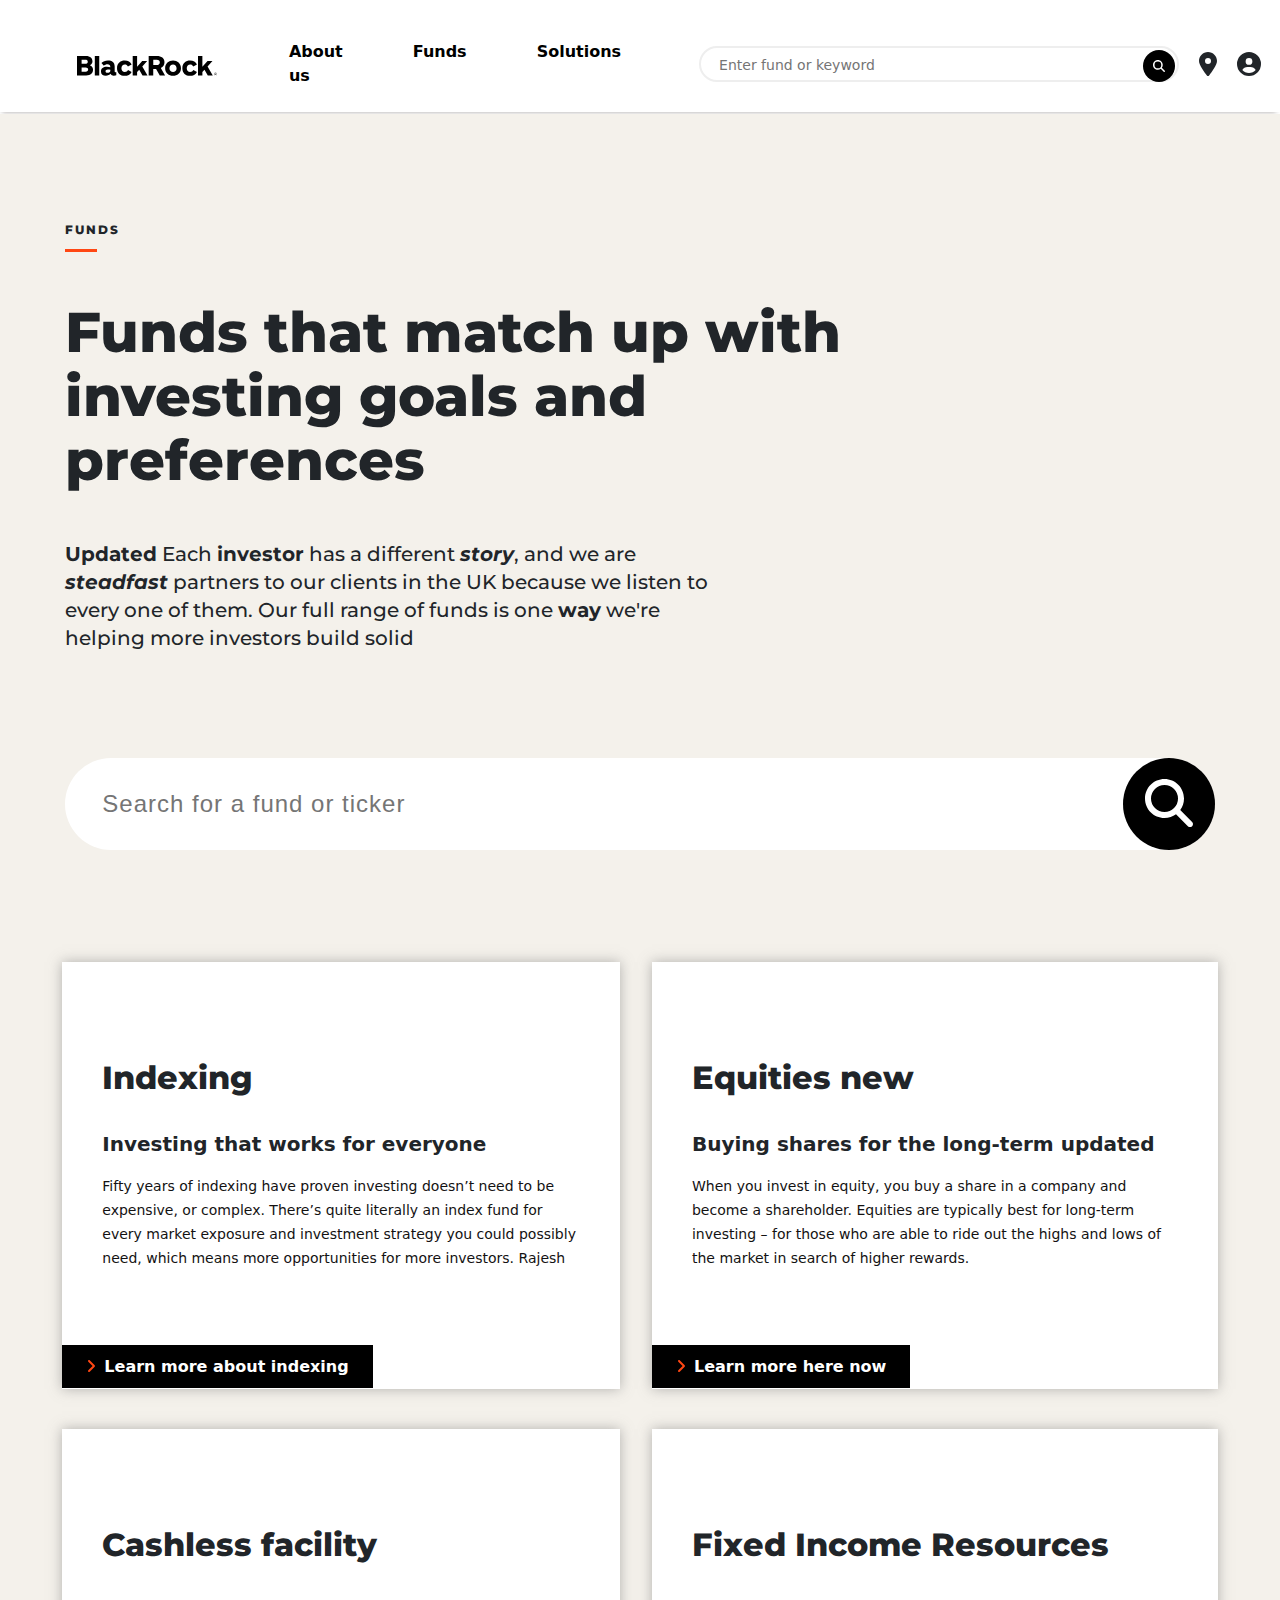
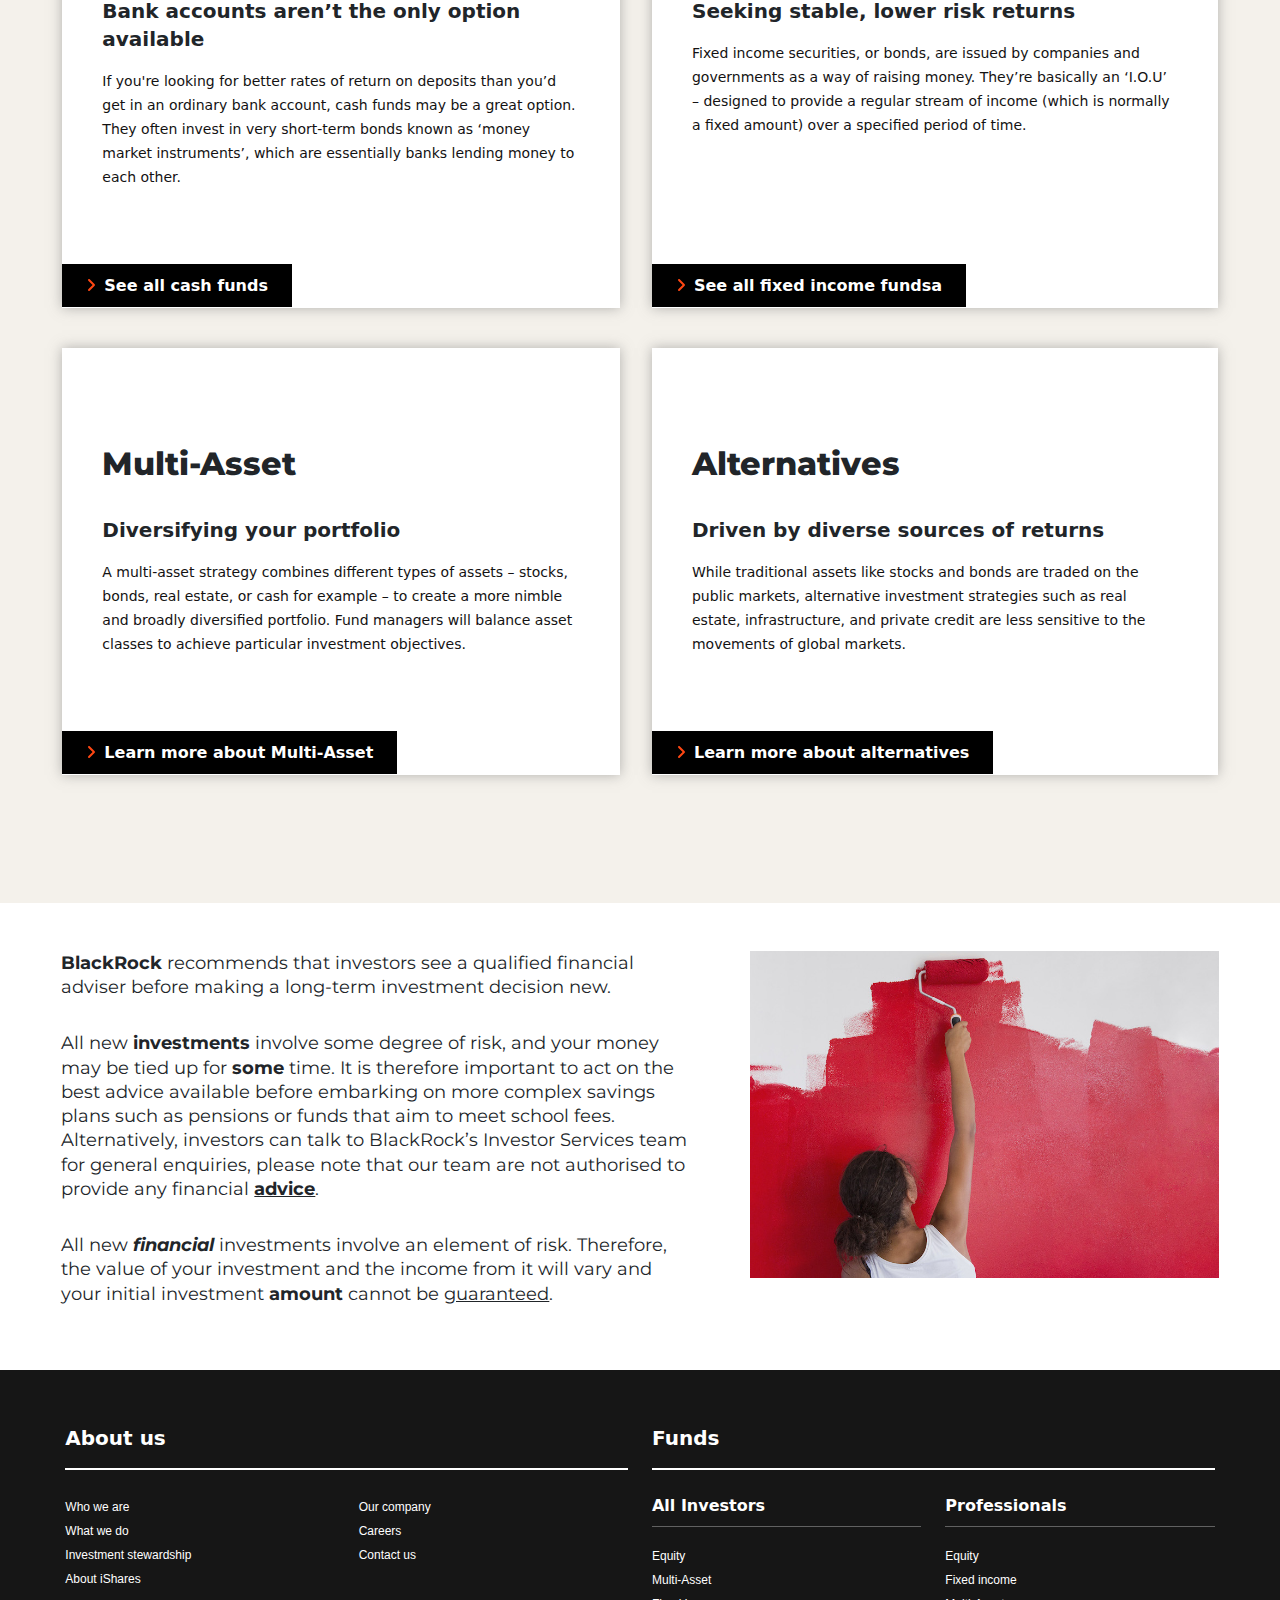
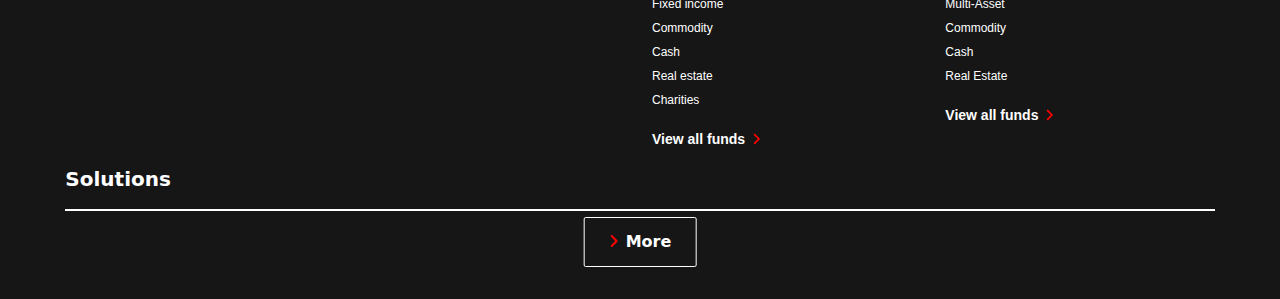
<file: index.html>
<!DOCTYPE html>
<!-- saved from url=(0047) -->
<html lang="en">

<head>
  <title>Static Html edit poc | BlackRock</title>
  <meta http-equiv="Content-Type" content="text/html; charset=UTF-8">
  <style type="text/css">
    :root,
    :host {
      --fa-font-solid: normal 900 1em/1 "Font Awesome 6 Free";
      --fa-font-regular: normal 400 1em/1 "Font Awesome 6 Free";
      --fa-font-light: normal 300 1em/1 "Font Awesome 6 Pro";
      --fa-font-thin: normal 100 1em/1 "Font Awesome 6 Pro";
      --fa-font-duotone: normal 900 1em/1 "Font Awesome 6 Duotone";
      --fa-font-brands: normal 400 1em/1 "Font Awesome 6 Brands";
      --fa-font-sharp-solid: normal 900 1em/1 "Font Awesome 6 Sharp";
      --fa-font-sharp-regular: normal 400 1em/1 "Font Awesome 6 Sharp";
      --fa-font-sharp-light: normal 300 1em/1 "Font Awesome 6 Sharp";
      --fa-font-sharp-thin: normal 100 1em/1 "Font Awesome 6 Sharp";
      --fa-font-sharp-duotone-solid: normal 900 1em/1 "Font Awesome 6 Sharp Duotone";
    }

    svg:not(:root).svg-inline--fa,
    svg:not(:host).svg-inline--fa {
      overflow: visible;
      box-sizing: content-box;
    }

    .svg-inline--fa {
      display: var(--fa-display, inline-block);
      height: 1em;
      overflow: visible;
      vertical-align: -0.125em;
    }

    .svg-inline--fa.fa-2xs {
      vertical-align: 0.1em;
    }

    .svg-inline--fa.fa-xs {
      vertical-align: 0em;
    }

    .svg-inline--fa.fa-sm {
      vertical-align: -0.0714285705em;
    }

    .svg-inline--fa.fa-lg {
      vertical-align: -0.2em;
    }

    .svg-inline--fa.fa-xl {
      vertical-align: -0.25em;
    }

    .svg-inline--fa.fa-2xl {
      vertical-align: -0.3125em;
    }

    .svg-inline--fa.fa-pull-left {
      margin-right: var(--fa-pull-margin, 0.3em);
      width: auto;
    }

    .svg-inline--fa.fa-pull-right {
      margin-left: var(--fa-pull-margin, 0.3em);
      width: auto;
    }

    .svg-inline--fa.fa-li {
      width: var(--fa-li-width, 2em);
      top: 0.25em;
    }

    .svg-inline--fa.fa-fw {
      width: var(--fa-fw-width, 1.25em);
    }

    .fa-layers svg.svg-inline--fa {
      bottom: 0;
      left: 0;
      margin: auto;
      position: absolute;
      right: 0;
      top: 0;
    }

    .fa-layers-counter,
    .fa-layers-text {
      display: inline-block;
      position: absolute;
      text-align: center;
    }

    .fa-layers {
      display: inline-block;
      height: 1em;
      position: relative;
      text-align: center;
      vertical-align: -0.125em;
      width: 1em;
    }

    .fa-layers svg.svg-inline--fa {
      transform-origin: center center;
    }

    .fa-layers-text {
      left: 50%;
      top: 50%;
      transform: translate(-50%, -50%);
      transform-origin: center center;
    }

    .fa-layers-counter {
      background-color: var(--fa-counter-background-color, #ff253a);
      border-radius: var(--fa-counter-border-radius, 1em);
      box-sizing: border-box;
      color: var(--fa-inverse, #fff);
      line-height: var(--fa-counter-line-height, 1);
      max-width: var(--fa-counter-max-width, 5em);
      min-width: var(--fa-counter-min-width, 1.5em);
      overflow: hidden;
      padding: var(--fa-counter-padding, 0.25em 0.5em);
      right: var(--fa-right, 0);
      text-overflow: ellipsis;
      top: var(--fa-top, 0);
      transform: scale(var(--fa-counter-scale, 0.25));
      transform-origin: top right;
    }

    .fa-layers-bottom-right {
      bottom: var(--fa-bottom, 0);
      right: var(--fa-right, 0);
      top: auto;
      transform: scale(var(--fa-layers-scale, 0.25));
      transform-origin: bottom right;
    }

    .fa-layers-bottom-left {
      bottom: var(--fa-bottom, 0);
      left: var(--fa-left, 0);
      right: auto;
      top: auto;
      transform: scale(var(--fa-layers-scale, 0.25));
      transform-origin: bottom left;
    }

    .fa-layers-top-right {
      top: var(--fa-top, 0);
      right: var(--fa-right, 0);
      transform: scale(var(--fa-layers-scale, 0.25));
      transform-origin: top right;
    }

    .fa-layers-top-left {
      left: var(--fa-left, 0);
      right: auto;
      top: var(--fa-top, 0);
      transform: scale(var(--fa-layers-scale, 0.25));
      transform-origin: top left;
    }

    .fa-1x {
      font-size: 1em;
    }

    .fa-2x {
      font-size: 2em;
    }

    .fa-3x {
      font-size: 3em;
    }

    .fa-4x {
      font-size: 4em;
    }

    .fa-5x {
      font-size: 5em;
    }

    .fa-6x {
      font-size: 6em;
    }

    .fa-7x {
      font-size: 7em;
    }

    .fa-8x {
      font-size: 8em;
    }

    .fa-9x {
      font-size: 9em;
    }

    .fa-10x {
      font-size: 10em;
    }

    .fa-2xs {
      font-size: 0.625em;
      line-height: 0.1em;
      vertical-align: 0.225em;
    }

    .fa-xs {
      font-size: 0.75em;
      line-height: 0.0833333337em;
      vertical-align: 0.125em;
    }

    .fa-sm {
      font-size: 0.875em;
      line-height: 0.0714285718em;
      vertical-align: 0.0535714295em;
    }

    .fa-lg {
      font-size: 1.25em;
      line-height: 0.05em;
      vertical-align: -0.075em;
    }

    .fa-xl {
      font-size: 1.5em;
      line-height: 0.0416666682em;
      vertical-align: -0.125em;
    }

    .fa-2xl {
      font-size: 2em;
      line-height: 0.03125em;
      vertical-align: -0.1875em;
    }

    .fa-fw {
      text-align: center;
      width: 1.25em;
    }

    .fa-ul {
      list-style-type: none;
      margin-left: var(--fa-li-margin, 2.5em);
      padding-left: 0;
    }

    .fa-ul>li {
      position: relative;
    }

    .fa-li {
      left: calc(-1 * var(--fa-li-width, 2em));
      position: absolute;
      text-align: center;
      width: var(--fa-li-width, 2em);
      line-height: inherit;
    }

    .fa-border {
      border-color: var(--fa-border-color, #eee);
      border-radius: var(--fa-border-radius, 0.1em);
      border-style: var(--fa-border-style, solid);
      border-width: var(--fa-border-width, 0.08em);
      padding: var(--fa-border-padding, 0.2em 0.25em 0.15em);
    }

    .fa-pull-left {
      float: left;
      margin-right: var(--fa-pull-margin, 0.3em);
    }

    .fa-pull-right {
      float: right;
      margin-left: var(--fa-pull-margin, 0.3em);
    }

    .fa-beat {
      animation-name: fa-beat;
      animation-delay: var(--fa-animation-delay, 0s);
      animation-direction: var(--fa-animation-direction, normal);
      animation-duration: var(--fa-animation-duration, 1s);
      animation-iteration-count: var(--fa-animation-iteration-count, infinite);
      animation-timing-function: var(--fa-animation-timing, ease-in-out);
    }

    .fa-bounce {
      animation-name: fa-bounce;
      animation-delay: var(--fa-animation-delay, 0s);
      animation-direction: var(--fa-animation-direction, normal);
      animation-duration: var(--fa-animation-duration, 1s);
      animation-iteration-count: var(--fa-animation-iteration-count, infinite);
      animation-timing-function: var(--fa-animation-timing, cubic-bezier(0.28, 0.84, 0.42, 1));
    }

    .fa-fade {
      animation-name: fa-fade;
      animation-delay: var(--fa-animation-delay, 0s);
      animation-direction: var(--fa-animation-direction, normal);
      animation-duration: var(--fa-animation-duration, 1s);
      animation-iteration-count: var(--fa-animation-iteration-count, infinite);
      animation-timing-function: var(--fa-animation-timing, cubic-bezier(0.4, 0, 0.6, 1));
    }

    .fa-beat-fade {
      animation-name: fa-beat-fade;
      animation-delay: var(--fa-animation-delay, 0s);
      animation-direction: var(--fa-animation-direction, normal);
      animation-duration: var(--fa-animation-duration, 1s);
      animation-iteration-count: var(--fa-animation-iteration-count, infinite);
      animation-timing-function: var(--fa-animation-timing, cubic-bezier(0.4, 0, 0.6, 1));
    }

    .fa-flip {
      animation-name: fa-flip;
      animation-delay: var(--fa-animation-delay, 0s);
      animation-direction: var(--fa-animation-direction, normal);
      animation-duration: var(--fa-animation-duration, 1s);
      animation-iteration-count: var(--fa-animation-iteration-count, infinite);
      animation-timing-function: var(--fa-animation-timing, ease-in-out);
    }

    .fa-shake {
      animation-name: fa-shake;
      animation-delay: var(--fa-animation-delay, 0s);
      animation-direction: var(--fa-animation-direction, normal);
      animation-duration: var(--fa-animation-duration, 1s);
      animation-iteration-count: var(--fa-animation-iteration-count, infinite);
      animation-timing-function: var(--fa-animation-timing, linear);
    }

    .fa-spin {
      animation-name: fa-spin;
      animation-delay: var(--fa-animation-delay, 0s);
      animation-direction: var(--fa-animation-direction, normal);
      animation-duration: var(--fa-animation-duration, 2s);
      animation-iteration-count: var(--fa-animation-iteration-count, infinite);
      animation-timing-function: var(--fa-animation-timing, linear);
    }

    .fa-spin-reverse {
      --fa-animation-direction: reverse;
    }

    .fa-pulse,
    .fa-spin-pulse {
      animation-name: fa-spin;
      animation-direction: var(--fa-animation-direction, normal);
      animation-duration: var(--fa-animation-duration, 1s);
      animation-iteration-count: var(--fa-animation-iteration-count, infinite);
      animation-timing-function: var(--fa-animation-timing, steps(8));
    }

    @media (prefers-reduced-motion: reduce) {

      .fa-beat,
      .fa-bounce,
      .fa-fade,
      .fa-beat-fade,
      .fa-flip,
      .fa-pulse,
      .fa-shake,
      .fa-spin,
      .fa-spin-pulse {
        animation-delay: -1ms;
        animation-duration: 1ms;
        animation-iteration-count: 1;
        transition-delay: 0s;
        transition-duration: 0s;
      }
    }

    @keyframes fa-beat {

      0%,
      90% {
        transform: scale(1);
      }

      45% {
        transform: scale(var(--fa-beat-scale, 1.25));
      }
    }

    @keyframes fa-bounce {
      0% {
        transform: scale(1, 1) translateY(0);
      }

      10% {
        transform: scale(var(--fa-bounce-start-scale-x, 1.1), var(--fa-bounce-start-scale-y, 0.9)) translateY(0);
      }

      30% {
        transform: scale(var(--fa-bounce-jump-scale-x, 0.9), var(--fa-bounce-jump-scale-y, 1.1)) translateY(var(--fa-bounce-height, -0.5em));
      }

      50% {
        transform: scale(var(--fa-bounce-land-scale-x, 1.05), var(--fa-bounce-land-scale-y, 0.95)) translateY(0);
      }

      57% {
        transform: scale(1, 1) translateY(var(--fa-bounce-rebound, -0.125em));
      }

      64% {
        transform: scale(1, 1) translateY(0);
      }

      100% {
        transform: scale(1, 1) translateY(0);
      }
    }

    @keyframes fa-fade {
      50% {
        opacity: var(--fa-fade-opacity, 0.4);
      }
    }

    @keyframes fa-beat-fade {

      0%,
      100% {
        opacity: var(--fa-beat-fade-opacity, 0.4);
        transform: scale(1);
      }

      50% {
        opacity: 1;
        transform: scale(var(--fa-beat-fade-scale, 1.125));
      }
    }

    @keyframes fa-flip {
      50% {
        transform: rotate3d(var(--fa-flip-x, 0), var(--fa-flip-y, 1), var(--fa-flip-z, 0), var(--fa-flip-angle, -180deg));
      }
    }

    @keyframes fa-shake {
      0% {
        transform: rotate(-15deg);
      }

      4% {
        transform: rotate(15deg);
      }

      8%,
      24% {
        transform: rotate(-18deg);
      }

      12%,
      28% {
        transform: rotate(18deg);
      }

      16% {
        transform: rotate(-22deg);
      }

      20% {
        transform: rotate(22deg);
      }

      32% {
        transform: rotate(-12deg);
      }

      36% {
        transform: rotate(12deg);
      }

      40%,
      100% {
        transform: rotate(0deg);
      }
    }

    @keyframes fa-spin {
      0% {
        transform: rotate(0deg);
      }

      100% {
        transform: rotate(360deg);
      }
    }

    .fa-rotate-90 {
      transform: rotate(90deg);
    }

    .fa-rotate-180 {
      transform: rotate(180deg);
    }

    .fa-rotate-270 {
      transform: rotate(270deg);
    }

    .fa-flip-horizontal {
      transform: scale(-1, 1);
    }

    .fa-flip-vertical {
      transform: scale(1, -1);
    }

    .fa-flip-both,
    .fa-flip-horizontal.fa-flip-vertical {
      transform: scale(-1, -1);
    }

    .fa-rotate-by {
      transform: rotate(var(--fa-rotate-angle, 0));
    }

    .fa-stack {
      display: inline-block;
      vertical-align: middle;
      height: 2em;
      position: relative;
      width: 2.5em;
    }

    .fa-stack-1x,
    .fa-stack-2x {
      bottom: 0;
      left: 0;
      margin: auto;
      position: absolute;
      right: 0;
      top: 0;
      z-index: var(--fa-stack-z-index, auto);
    }

    .svg-inline--fa.fa-stack-1x {
      height: 1em;
      width: 1.25em;
    }

    .svg-inline--fa.fa-stack-2x {
      height: 2em;
      width: 2.5em;
    }

    .fa-inverse {
      color: var(--fa-inverse, #fff);
    }

    .sr-only,
    .fa-sr-only {
      position: absolute;
      width: 1px;
      height: 1px;
      padding: 0;
      margin: -1px;
      overflow: hidden;
      clip: rect(0, 0, 0, 0);
      white-space: nowrap;
      border-width: 0;
    }

    .sr-only-focusable:not(:focus),
    .fa-sr-only-focusable:not(:focus) {
      position: absolute;
      width: 1px;
      height: 1px;
      padding: 0;
      margin: -1px;
      overflow: hidden;
      clip: rect(0, 0, 0, 0);
      white-space: nowrap;
      border-width: 0;
    }

    .svg-inline--fa .fa-primary {
      fill: var(--fa-primary-color, currentColor);
      opacity: var(--fa-primary-opacity, 1);
    }

    .svg-inline--fa .fa-secondary {
      fill: var(--fa-secondary-color, currentColor);
      opacity: var(--fa-secondary-opacity, 0.4);
    }

    .svg-inline--fa.fa-swap-opacity .fa-primary {
      opacity: var(--fa-secondary-opacity, 0.4);
    }

    .svg-inline--fa.fa-swap-opacity .fa-secondary {
      opacity: var(--fa-primary-opacity, 1);
    }

    .svg-inline--fa mask .fa-primary,
    .svg-inline--fa mask .fa-secondary {
      fill: black;
    }

    .fad.fa-inverse,
    .fa-duotone.fa-inverse {
      color: var(--fa-inverse, #fff);
    }
  </style>
  <link rel="icon" href="favicon.ico">
  <meta name="viewport" content="width=device-width,initial-scale=1">
  <meta name="theme-color" content="#000000">
  <meta name="description" content="Static website instrumented with universal editor">
  <!-- AEM MEat Tags -->
  <meta name="urn:adobe:aue:system:aemconnection" content="aem:https://author-p140494-e1434146.adobeaemcloud.com">
  <meta name="urn:adobe:aue:config:extensions" content="https://47679-workflowextension.adobeio-static.net">


  <!-- <script defer="defer" src="./scripts/main.6081129b.js.download"></script> -->
  <link href="./styles/main.904e4224.css" rel="stylesheet">
  <script src="https://universal-editor-service.experiencecloud.live/corslib/LATEST" async></script>
  <script src="./scripts/integrateUE.js" data-publish-host="https://publish-p140494-e1434146.adobeaemcloud.com/" defer></script>
  
  <!-- <script src="./html-blk-poc_files/LATEST" async="true"></script> -->
</head>

<body>
  <noscript>You need to enable JavaScript to run this app.</noscript>
  <div id="root">
    <div class="container-fluid">
      <div class="row" style="box-shadow: rgb(165, 161, 161) -1px 3px 5px -3px;">
        <div class="mx-auto col-lg-11 col-sm-11 col-11">
          <nav class="bg-body-primary mt-4 pb-3 navbar navbar-expand-xl navbar-light">
            <div class="container-fluid"><a href="#"
                class="col-2 navbar-brand"><img
                  src="./assets/blackrock-logo-sitemap.d5cae9dd5dffdf841093382b81f586c9.svg"></a><button
                aria-controls="offcanvasNavbar-expand-xl" type="button" aria-label="Toggle navigation"
                class="navbar-toggler collapsed"><span class="navbar-toggler-icon"></span></button>
              <div id="offcanvasNavbar-expand-xl" class="offcanvas offcanvas-end"
                aria-labelledby="offcanvasNavbarLabel-expand-xl">
                <div class="offcanvas-header">
                  <div class="offcanvas-title h5" id="offcanvasNavbarLabel-expand-xl"><img
                      src="./assets/blackrock-logo-sitemap.d5cae9dd5dffdf841093382b81f586c9.svg"></div>
                  <button type="button" class="btn-close" aria-label="Close"></button>
                </div>
                <div class="offcanvas-body">
                  <div class="justify-content-start flex-grow-1 pe-3 menu navbar-nav"><a
                      href="#action1" data-rr-ui-event-key="#action1"
                      class="nav-link">About us</a><a href="#action2"
                      data-rr-ui-event-key="#action2" class="nav-link">Funds</a><a
                      href="#action2" data-rr-ui-event-key="#action2"
                      class="nav-link">Solutions</a></div>
                  <div class="searchContainer">
                    <div class="search-inline-container"><input class="nav-search" type="text"
                        placeholder="Enter fund or keyword">
                      <div class="search-icon"><svg aria-hidden="true" focusable="false" data-prefix="fas"
                          data-icon="magnifying-glass" class="svg-inline--fa fa-magnifying-glass " role="img"
                          xmlns="http://www.w3.org/2000/svg" viewBox="0 0 512 512">
                          <path fill="currentColor"
                            d="M416 208c0 45.9-14.9 88.3-40 122.7L502.6 457.4c12.5 12.5 12.5 32.8 0 45.3s-32.8 12.5-45.3 0L330.7 376c-34.4 25.2-76.8 40-122.7 40C93.1 416 0 322.9 0 208S93.1 0 208 0S416 93.1 416 208zM208 352a144 144 0 1 0 0-288 144 144 0 1 0 0 288z">
                          </path>
                        </svg></div>
                    </div><svg aria-hidden="true" focusable="false" data-prefix="fas" data-icon="location-dot"
                      class="svg-inline--fa fa-location-dot fa-xl " role="img" xmlns="http://www.w3.org/2000/svg"
                      viewBox="0 0 384 512" font-weight="bold">
                      <path fill="currentColor"
                        d="M215.7 499.2C267 435 384 279.4 384 192C384 86 298 0 192 0S0 86 0 192c0 87.4 117 243 168.3 307.2c12.3 15.3 35.1 15.3 47.4 0zM192 128a64 64 0 1 1 0 128 64 64 0 1 1 0-128z">
                      </path>
                    </svg><svg aria-hidden="true" focusable="false" data-prefix="fas" data-icon="circle-user"
                      class="svg-inline--fa fa-circle-user fa-xl " role="img" xmlns="http://www.w3.org/2000/svg"
                      viewBox="0 0 512 512" font-weight="bold">
                      <path fill="currentColor"
                        d="M399 384.2C376.9 345.8 335.4 320 288 320l-64 0c-47.4 0-88.9 25.8-111 64.2c35.2 39.2 86.2 63.8 143 63.8s107.8-24.7 143-63.8zM0 256a256 256 0 1 1 512 0A256 256 0 1 1 0 256zm256 16a72 72 0 1 0 0-144 72 72 0 1 0 0 144z">
                      </path>
                    </svg>
                  </div>
                </div>
              </div>
            </div>
          </nav>
        </div>
      </div>
      <div class="banner pt-5 row">
        <div class="mx-auto py-5 col-lg-11 col-sm-11 col-11">
          <div class="vstack gap-3">
            <div
              data-aue-resource="urn:aemconnection:/content/dam/blackrock/uk/landing/copy-of-banner-headline/jcr:content/data/master"
              data-aue-type="reference"
              data-aue-title="banner-headline"
              data-graph-key="bannerHeadlineCardByPath"
              data-graph-path="POC/bannerHeadline"
            >
              <div>
                <h2 class="eyebrow" data-aue-type="text" data-aue-prop="headline" data-aue-label="headline">
                  Funds
                </h2>
                <div style="width: 32px; height: 3px; background-color: rgb(255, 71, 19);"></div>
              </div>
              <div class="headline col-xl-10 col-sm-11 col-xs-11 fs-xs-1 my-5"
                data-aue-type="text"
                data-aue-prop="title"
                data-aue-label="title"
              >
                Funds that match up with investing goals and preferences
              </div>
              <div class="intro col-xl-7 col-lg-7 fw-medium"
                data-aue-type="richtext"
                data-aue-prop="description"
                data-aue-label="description"
              >
                <p>
                  <strong>Updated</strong> Each&nbsp;<strong>investor</strong> has a different
                  <strong><em>story</em></strong>, and we are <em><strong>steadfast</strong></em> partners to our
                  clients in the UK because we listen to every one of them. Our full range of funds is one
                  <strong>way</strong> we're helping more investors build solid
                </p>
              </div>
            </div>
            <div class="searchbox">
              <div class="search-form-container searchBar-color-white"><input type="text" id="searchTextOpt"
                  name="searchText" maxlength="500" data-enableautocomplete="true"
                  placeholder="Search for a fund or ticker"
                  class="searchBar-color-white search-text-freeform-variant ticker ui-autocomplete-input"
                  autocomplete="off">
                <div class="fa-search"><svg aria-hidden="true" focusable="false" data-prefix="fas"
                    data-icon="magnifying-glass" class="svg-inline--fa fa-magnifying-glass " role="img"
                    xmlns="http://www.w3.org/2000/svg" viewBox="0 0 512 512">
                    <path fill="currentColor"
                      d="M416 208c0 45.9-14.9 88.3-40 122.7L502.6 457.4c12.5 12.5 12.5 32.8 0 45.3s-32.8 12.5-45.3 0L330.7 376c-34.4 25.2-76.8 40-122.7 40C93.1 416 0 322.9 0 208S93.1 0 208 0S416 93.1 416 208zM208 352a144 144 0 1 0 0-288 144 144 0 1 0 0 288z">
                    </path>
                  </svg></div>
              </div>
            </div>
            <div class="tiles-block">
              <div class="tiles row">
                <div class="tile col-lg-6 col-11">
                  <div class="content-wrapper">
                    <div class="tile-content ">
                      <div class="headline" data-aue-type="text" data-aue-prop="headline" data-aue-label="headline">
                        Indexing</div>
                      <div class="sub-headline" data-aue-type="text" data-aue-prop="subHeadline"
                        data-aue-label="subHeadline">Investing that works for everyone</div>
                      <div class="description" data-aue-type="text" data-aue-prop="description"
                        data-aue-label="description">
                        <p>Fifty years of indexing have proven investing doesn’t need to be expensive, or complex.
                          There’s quite literally an index fund for every market exposure and investment strategy you
                          could possibly need, which means more opportunities for more investors. Rajesh&nbsp;</p>
                      </div>
                    </div>
                    <div class="cta">
                      <div class="cta-container-box"><a href="#"
                          target="_self" class="cta button primary core"><span class="label"><span class="icon"
                              aria-hidden="true"><svg aria-hidden="true" focusable="false" data-prefix="fas"
                                data-icon="angle-right" class="svg-inline--fa fa-angle-right " role="img"
                                xmlns="http://www.w3.org/2000/svg" viewBox="0 0 320 512" style="font-size: 16px;">
                                <path fill="currentColor"
                                  d="M278.6 233.4c12.5 12.5 12.5 32.8 0 45.3l-160 160c-12.5 12.5-32.8 12.5-45.3 0s-12.5-32.8 0-45.3L210.7 256 73.4 118.6c-12.5-12.5-12.5-32.8 0-45.3s32.8-12.5 45.3 0l160 160z">
                                </path>
                              </svg></span><span data-aue-type="text" data-aue-prop="urlLabel"
                              data-aue-label="urlLabel">Learn more about indexing</span></span></a></div>
                    </div>
                  </div>
                </div>
                <div class="tile col-lg-6 col-11">
                  <div class="content-wrapper">
                    <div class="tile-content ">
                      <div class="headline" data-aue-type="text" data-aue-prop="headline" data-aue-label="headline">
                        Equities new</div>
                      <div class="sub-headline" data-aue-type="text" data-aue-prop="subHeadline"
                        data-aue-label="subHeadline">Buying shares for the long-term updated</div>
                      <div class="description" data-aue-type="text" data-aue-prop="description"
                        data-aue-label="description">
                        <p>When you invest in equity, you buy a share in a company and become a shareholder. Equities
                          are typically best for long-term investing – for those who are able to ride out the highs and
                          lows of the market in search of higher rewards.&nbsp;&nbsp;</p>
                      </div>
                    </div>
                    <div class="cta">
                      <div class="cta-container-box"><a href="#"
                          target="_self" class="cta button primary core"><span class="label"><span class="icon"
                              aria-hidden="true"><svg aria-hidden="true" focusable="false" data-prefix="fas"
                                data-icon="angle-right" class="svg-inline--fa fa-angle-right " role="img"
                                xmlns="http://www.w3.org/2000/svg" viewBox="0 0 320 512" style="font-size: 16px;">
                                <path fill="currentColor"
                                  d="M278.6 233.4c12.5 12.5 12.5 32.8 0 45.3l-160 160c-12.5 12.5-32.8 12.5-45.3 0s-12.5-32.8 0-45.3L210.7 256 73.4 118.6c-12.5-12.5-12.5-32.8 0-45.3s32.8-12.5 45.3 0l160 160z">
                                </path>
                              </svg></span><span data-aue-type="text" data-aue-prop="urlLabel"
                              data-aue-label="urlLabel">Learn more here now</span></span></a></div>
                    </div>
                  </div>
                </div>
                <div class="tile col-lg-6 col-11">
                  <div class="content-wrapper">
                    <div class="tile-content ">
                      <div class="headline" data-aue-type="text" data-aue-prop="headline" data-aue-label="headline">
                        Cashless facility</div>
                      <div class="sub-headline" data-aue-type="text" data-aue-prop="subHeadline"
                        data-aue-label="subHeadline">Bank accounts aren’t the only option available</div>
                      <div class="description" data-aue-type="text" data-aue-prop="description"
                        data-aue-label="description">
                        <p>If you're looking for better rates of return on deposits than you’d get in an ordinary bank
                          account, cash funds may be a great option. They often invest in very short-term bonds known as
                          ‘money market instruments’, which are essentially banks lending money to each other.&nbsp;</p>
                      </div>
                    </div>
                    <div class="cta">
                      <div class="cta-container-box"><a href="#"
                          target="_self" class="cta button primary core"><span class="label"><span class="icon"
                              aria-hidden="true"><svg aria-hidden="true" focusable="false" data-prefix="fas"
                                data-icon="angle-right" class="svg-inline--fa fa-angle-right " role="img"
                                xmlns="http://www.w3.org/2000/svg" viewBox="0 0 320 512" style="font-size: 16px;">
                                <path fill="currentColor"
                                  d="M278.6 233.4c12.5 12.5 12.5 32.8 0 45.3l-160 160c-12.5 12.5-32.8 12.5-45.3 0s-12.5-32.8 0-45.3L210.7 256 73.4 118.6c-12.5-12.5-12.5-32.8 0-45.3s32.8-12.5 45.3 0l160 160z">
                                </path>
                              </svg></span><span data-aue-type="text" data-aue-prop="urlLabel"
                              data-aue-label="urlLabel">See all cash funds</span></span></a></div>
                    </div>
                  </div>
                </div>
                <div class="tile col-lg-6 col-11"
                  
                >
                  <div class="content-wrapper">
                    <div class="tile-content ">
                      <div class="headline" data-aue-type="text" data-aue-prop="headline" data-aue-label="headline">
                        Fixed Income Resources</div>
                      <div class="sub-headline" data-aue-type="text" data-aue-prop="subHeadline"
                        data-aue-label="subHeadline">Seeking stable, lower risk returns</div>
                      <div class="description" data-aue-type="text" data-aue-prop="description"
                        data-aue-label="description">
                        <p>Fixed income securities, or bonds, are issued by companies and governments as a way of
                          raising money. They’re basically an ‘I.O.U’ – designed to provide a regular stream of income
                          (which is normally a fixed amount) over a specified period of time.&nbsp;</p>
                      </div>
                    </div>
                    <div class="cta">
                      <div class="cta-container-box"><a href="#"
                          target="_self" class="cta button primary core"><span class="label"><span class="icon"
                              aria-hidden="true"><svg aria-hidden="true" focusable="false" data-prefix="fas"
                                data-icon="angle-right" class="svg-inline--fa fa-angle-right " role="img"
                                xmlns="http://www.w3.org/2000/svg" viewBox="0 0 320 512" style="font-size: 16px;">
                                <path fill="currentColor"
                                  d="M278.6 233.4c12.5 12.5 12.5 32.8 0 45.3l-160 160c-12.5 12.5-32.8 12.5-45.3 0s-12.5-32.8 0-45.3L210.7 256 73.4 118.6c-12.5-12.5-12.5-32.8 0-45.3s32.8-12.5 45.3 0l160 160z">
                                </path>
                              </svg></span><span data-aue-type="text" data-aue-prop="urlLabel"
                              data-aue-label="urlLabel">See all fixed income fundsa</span></span></a></div>
                    </div>
                  </div>
                </div>
                <div class="tile col-lg-6 col-11">
                  <div class="content-wrapper">
                    <div class="tile-content ">
                      <div class="headline" data-aue-type="text" data-aue-prop="headline" data-aue-label="headline">
                        Multi-Asset</div>
                      <div class="sub-headline" data-aue-type="text" data-aue-prop="subHeadline"
                        data-aue-label="subHeadline">Diversifying your portfolio</div>
                      <div class="description" data-aue-type="text" data-aue-prop="description"
                        data-aue-label="description">
                        <p>A multi-asset strategy combines different types of assets – stocks, bonds, real estate, or
                          cash for example – to create a more nimble and broadly diversified portfolio. Fund managers
                          will balance asset classes to achieve particular investment objectives.&nbsp;</p>
                      </div>
                    </div>
                    <div class="cta">
                      <div class="cta-container-box"><a href="#"
                          target="_self" class="cta button primary core"><span class="label"><span class="icon"
                              aria-hidden="true"><svg aria-hidden="true" focusable="false" data-prefix="fas"
                                data-icon="angle-right" class="svg-inline--fa fa-angle-right " role="img"
                                xmlns="http://www.w3.org/2000/svg" viewBox="0 0 320 512" style="font-size: 16px;">
                                <path fill="currentColor"
                                  d="M278.6 233.4c12.5 12.5 12.5 32.8 0 45.3l-160 160c-12.5 12.5-32.8 12.5-45.3 0s-12.5-32.8 0-45.3L210.7 256 73.4 118.6c-12.5-12.5-12.5-32.8 0-45.3s32.8-12.5 45.3 0l160 160z">
                                </path>
                              </svg></span><span data-aue-type="text" data-aue-prop="urlLabel"
                              data-aue-label="urlLabel">Learn more about Multi-Asset</span></span></a></div>
                    </div>
                  </div>
                </div>
                <div class="tile col-lg-6 col-11">
                  <div class="content-wrapper">
                    <div class="tile-content ">
                      <div class="headline" data-aue-type="text" data-aue-prop="headline" data-aue-label="headline">
                        Alternatives</div>
                      <div class="sub-headline" data-aue-type="text" data-aue-prop="subHeadline"
                        data-aue-label="subHeadline">Driven by diverse sources of returns</div>
                      <div class="description" data-aue-type="text" data-aue-prop="description"
                        data-aue-label="description">
                        <p>While traditional assets like stocks and bonds are traded on the public markets, alternative
                          investment strategies such as real estate, infrastructure, and private credit are less
                          sensitive to the movements of global markets.&nbsp;</p>
                      </div>
                    </div>
                    <div class="cta">
                      <div class="cta-container-box"><a href="#"
                          target="_self" class="cta button primary core"><span class="label"><span class="icon"
                              aria-hidden="true"><svg aria-hidden="true" focusable="false" data-prefix="fas"
                                data-icon="angle-right" class="svg-inline--fa fa-angle-right " role="img"
                                xmlns="http://www.w3.org/2000/svg" viewBox="0 0 320 512" style="font-size: 16px;">
                                <path fill="currentColor"
                                  d="M278.6 233.4c12.5 12.5 12.5 32.8 0 45.3l-160 160c-12.5 12.5-32.8 12.5-45.3 0s-12.5-32.8 0-45.3L210.7 256 73.4 118.6c-12.5-12.5-12.5-32.8 0-45.3s32.8-12.5 45.3 0l160 160z">
                                </path>
                              </svg></span><span data-aue-type="text" data-aue-prop="urlLabel"
                              data-aue-label="urlLabel">Learn more about alternatives</span></span></a></div>
                    </div>
                  </div>
                </div>
              </div>
            </div>
          </div>
        </div>
      </div>
      <div>
        <div class="teaser row">
          <div class="mx-auto py-5 px-2 col-xl-11 col-lg-11 col-sm-11">
            <div class="row">
              <div class="pe-5 col">
                <div class="vstack gap-3">
                  <div class="text-responsive" data-aue-type="richtext" data-aue-prop="descriptionOne"
                    data-aue-label="descriptionOne">
                    <p><strong>BlackRock</strong> recommends that investors see a qualified financial adviser before
                      making a long-term investment decision new.</p>
                  </div>
                  <div class="text-responsive" data-aue-type="richtext" data-aue-prop="descriptionTwo"
                    data-aue-label="descriptionTwo">
                    <p>All new <strong>investments</strong> involve some degree of risk, and your money may be tied up
                      for <strong>some</strong> time. It is therefore important to act on the best advice available
                      before embarking on more complex savings plans such as pensions or funds that aim to meet school
                      fees. Alternatively, investors can talk to BlackRock’s Investor Services team for general
                      enquiries, please note that our team are not authorised to provide any financial
                      <u><strong>advice</strong></u>.</p>
                  </div>
                  <div class="text-responsive" data-aue-type="richtext" data-aue-prop="descriptionThree"
                    data-aue-label="descriptionThree">
                    <p>All new <em><strong>financial</strong></em> investments involve an element of risk. Therefore,
                      the value of your investment and the income from it will vary and your initial investment
                      <strong>amount</strong> cannot be <span style="text-decoration: underline;">guaranteed</span>.</p>
                  </div>
                </div>
              </div>
              <div class="col-xl-5 col-lg-5 col-sm-11"><img src="./assets/thumb-why-blackrock-new.jpg"
                  data-aue-prop="image" data-aue-type="media" class="img-fluid"></div>
            </div>
          </div>
        </div>
      </div>
      <div class="sitemap row">
        <div class="mx-auto col-lg-11 col-sm-11 col-11">
          <div class="sitemap blackrock combined-with-nav" id="vi20-sitemap-combined" style="min-height: 500px;">
            <div class="multibrand-sitemap__wrapper wrapper-980">
              <div class="multibrand-sitemap__row row">
                <div class="multibrand-sitemap__column col-6">
                  <div class="sitemap__column__header"><span>About us</span></div>
                  <ul class="multibrand-sitemap__column__l2-l3-container row">
                    <li class="col-6 l2-l3-item-container">
                      <ul class="l3-item-container">
                        <li><a href="https://jkpatil211.github.io/uk/about-us/who-we-are" data-id="Who we are"
                            data-link-event="About us:Who we are" class="l3-item clickable-item">Who we are</a> </li>
                        <li><a href="https://jkpatil211.github.io/uk/about-us/about-blackrock/what-we-do"
                            data-id="What we do" data-link-event="About us:What we do"
                            class="l3-item clickable-item">What we do</a> </li>
                        <li><a href="https://jkpatil211.github.io/uk/about-us/investment-stewardship"
                            data-id="Investment stewardship" data-link-event="About us:Investment stewardship"
                            target="_top" class="l3-item clickable-item">Investment stewardship</a> </li>
                        <li><a href="https://www.ishares.com/uk/individual/en/education/about-ishares"
                            data-id="About iShares" data-link-event="About us:About iShares" target="_blank"
                            class="l3-item clickable-item">About iShares</a> </li>
                      </ul>
                    </li>
                    <li class="col-6 l2-l3-item-container">
                      <ul class="l3-item-container">
                        <li><a href="https://www.blackrock.com/corporate" data-link-event="resource-link:Our company"
                            target="_blank" class="l3-item clickable-item"> Our company</a> </li>
                        <li><a href="https://careers.blackrock.com/" data-link-event="resource-link:Careers"
                            target="_blank" class="l3-item clickable-item"> Careers</a> </li>
                        <li><a href="https://jkpatil211.github.io/uk/contact-us"
                            data-link-event="resource-link:Contact us" target="_self" class="l3-item clickable-item">
                            Contact us</a> </li>
                      </ul>
                    </li>
                  </ul>
                </div>
                <div class="multibrand-sitemap__column col-6">
                  <div class="sitemap__column__header"><span>Funds</span></div>
                  <ul class="multibrand-sitemap__column__l2-l3-container row">
                    <li class="l2-l3-item-container col-6">
                      <div class="l2-header">All Investors</div>
                      <ul class="l3-item-container " aria-label="All Investors">
                        <li class=""><a
                            href="https://jkpatil211.github.io/uk/products/product-list#/?productView=all&amp;fsac=43535|43580|43581|43584|43585|43615"
                            data-id="Equity" data-link-event="Funds:Equity" target="_top"
                            class="l3-item clickable-item">Equity</a> </li>
                        <li class=""><a
                            href="https://jkpatil211.github.io/uk/products/product-list#/?productView=all&amp;fsac=43552|43556|43569|43586|43589|43625|43768|43777|43779"
                            data-id="Multi-Asset" data-link-event="Funds:Multi-Asset" target="_top"
                            class="l3-item clickable-item">Multi-Asset</a> </li>
                        <li class=""><a
                            href="https://jkpatil211.github.io/uk/products/product-list#/?productView=all&amp;fsac=43549|43563|43566|43573|43588|43774|43775|60556"
                            data-id="Fixed income" data-link-event="Funds:Fixed income" target="_top"
                            class="l3-item clickable-item">Fixed income</a> </li>
                        <li class=""><a
                            href="https://jkpatil211.github.io/uk/products/product-list#/?productView=all&amp;fsac=43587|43597|43608"
                            data-id="Commodity" data-link-event="Funds:Commodity" target="_top"
                            class="l3-item clickable-item">Commodity</a> </li>
                        <li class=""><a
                            href="https://jkpatil211.github.io/uk/products/product-list#/?productView=all&amp;fsac=43542"
                            data-id="Cash" data-link-event="Funds:Cash" target="_top"
                            class="l3-item clickable-item">Cash</a> </li>
                        <li class=""><a
                            href="https://jkpatil211.github.io/uk/products/product-list#/?productView=all&amp;fsac=43776|OTHR43530"
                            data-id="Real estate" data-link-event="Funds:Real estate" target="_top"
                            class="l3-item clickable-item">Real estate</a> </li>
                        <li class=""><a href="https://jkpatil211.github.io/uk/solutions/charities" data-id="Charities"
                            data-link-event="Funds:Charities" class="l3-item clickable-item">Charities</a> </li>
                        <li class="bottom-links"><a href="https://jkpatil211.github.io/uk/products/product-list"
                            data-link-event="resource-link:View all funds" target="_self" class="clickable-item"><span
                              class="label">View all funds</span><svg aria-hidden="true" focusable="false"
                              data-prefix="fas" data-icon="angle-right"
                              class="svg-inline--fa fa-angle-right viewAllIcon" role="img"
                              xmlns="http://www.w3.org/2000/svg" viewBox="0 0 320 512">
                              <path fill="currentColor"
                                d="M278.6 233.4c12.5 12.5 12.5 32.8 0 45.3l-160 160c-12.5 12.5-32.8 12.5-45.3 0s-12.5-32.8 0-45.3L210.7 256 73.4 118.6c-12.5-12.5-12.5-32.8 0-45.3s32.8-12.5 45.3 0l160 160z">
                              </path>
                            </svg></a></li>
                      </ul>
                    </li>
                    <li class="l2-l3-item-container col-6">
                      <div class="l2-header">Professionals</div>
                      <ul class="l3-item-container " aria-label="Professionals">
                        <li class=""><a
                            href="https://jkpatil211.github.io/uk/professionals/products/product-list?userType=intermediaries#/?productView=all&amp;fsac=43535|43580|43581|43584|43585|43615"
                            data-id="Equity" data-link-event="Funds:Equity" class="l3-item clickable-item">Equity</a>
                        </li>
                        <li class=""><a
                            href="https://jkpatil211.github.io/uk/professionals/products/product-list?userType=intermediaries#/?productView=all&amp;fsac=43549|43563|43566|43573|43588|43774|43775|60556|61384|43567"
                            data-id="Fixed income" data-link-event="Funds:Fixed income"
                            class="l3-item clickable-item">Fixed income</a> </li>
                        <li class=""><a
                            href="https://jkpatil211.github.io/uk/professionals/products/product-list?userType=intermediaries#/?productView=all&amp;fsac=43552|43556|43569|43586|43589|43625|43768|43777|43779"
                            data-id="Multi-Asset" data-link-event="Funds:Multi-Asset"
                            class="l3-item clickable-item">Multi-Asset</a> </li>
                        <li class=""><a
                            href="https://jkpatil211.github.io/uk/professionals/products/product-list?userType=intermediaries#/?productView=all&amp;fsac=43587|43597|43608"
                            data-id="Commodity" data-link-event="Funds:Commodity"
                            class="l3-item clickable-item">Commodity</a> </li>
                        <li class=""><a
                            href="https://jkpatil211.github.io/uk/professionals/products/product-list?userType=intermediaries#/?productView=all&amp;fsac=43542"
                            data-id="Cash" data-link-event="Funds:Cash" class="l3-item clickable-item">Cash</a> </li>
                        <li class=""><a
                            href="https://jkpatil211.github.io/uk/professionals/products/product-list?userType=intermediaries#/?productView=all&amp;fsac=43776|OTHR43530"
                            data-id="Real Estate" data-link-event="Funds:Real Estate"
                            class="l3-item clickable-item">Real Estate</a> </li>
                        <li class="bottom-links"><a
                            href="https://jkpatil211.github.io/uk/professionals/products/product-list?userType=intermediaries"
                            data-link-event="resource-link:View all funds" target="_self" class="clickable-item"><span
                              class="label">View all funds</span><svg aria-hidden="true" focusable="false"
                              data-prefix="fas" data-icon="angle-right"
                              class="svg-inline--fa fa-angle-right viewAllIcon" role="img"
                              xmlns="http://www.w3.org/2000/svg" viewBox="0 0 320 512">
                              <path fill="currentColor"
                                d="M278.6 233.4c12.5 12.5 12.5 32.8 0 45.3l-160 160c-12.5 12.5-32.8 12.5-45.3 0s-12.5-32.8 0-45.3L210.7 256 73.4 118.6c-12.5-12.5-12.5-32.8 0-45.3s32.8-12.5 45.3 0l160 160z">
                              </path>
                            </svg></a></li>
                      </ul>
                    </li>
                  </ul>
                </div>
                <div class="multibrand-sitemap__column col-12">
                  <div class="sitemap__column__header"><span>Solutions</span></div>
                </div>
              </div>
            </div>
            <div class="multibrand-sitemap__overlay always-visible visible"><button
                class="show-more-less explore-more-btn"><svg aria-hidden="true" focusable="false" data-prefix="fas"
                  data-icon="angle-right" class="svg-inline--fa fa-angle-right " role="img"
                  xmlns="http://www.w3.org/2000/svg" viewBox="0 0 320 512" style="color: red; margin-right: 7px;">
                  <path fill="currentColor"
                    d="M278.6 233.4c12.5 12.5 12.5 32.8 0 45.3l-160 160c-12.5 12.5-32.8 12.5-45.3 0s-12.5-32.8 0-45.3L210.7 256 73.4 118.6c-12.5-12.5-12.5-32.8 0-45.3s32.8-12.5 45.3 0l160 160z">
                  </path>
                </svg><span class="label">More</span></button></div>
          </div>
        </div>
      </div>
    </div>
  </div>
</body>

</html>
</file>
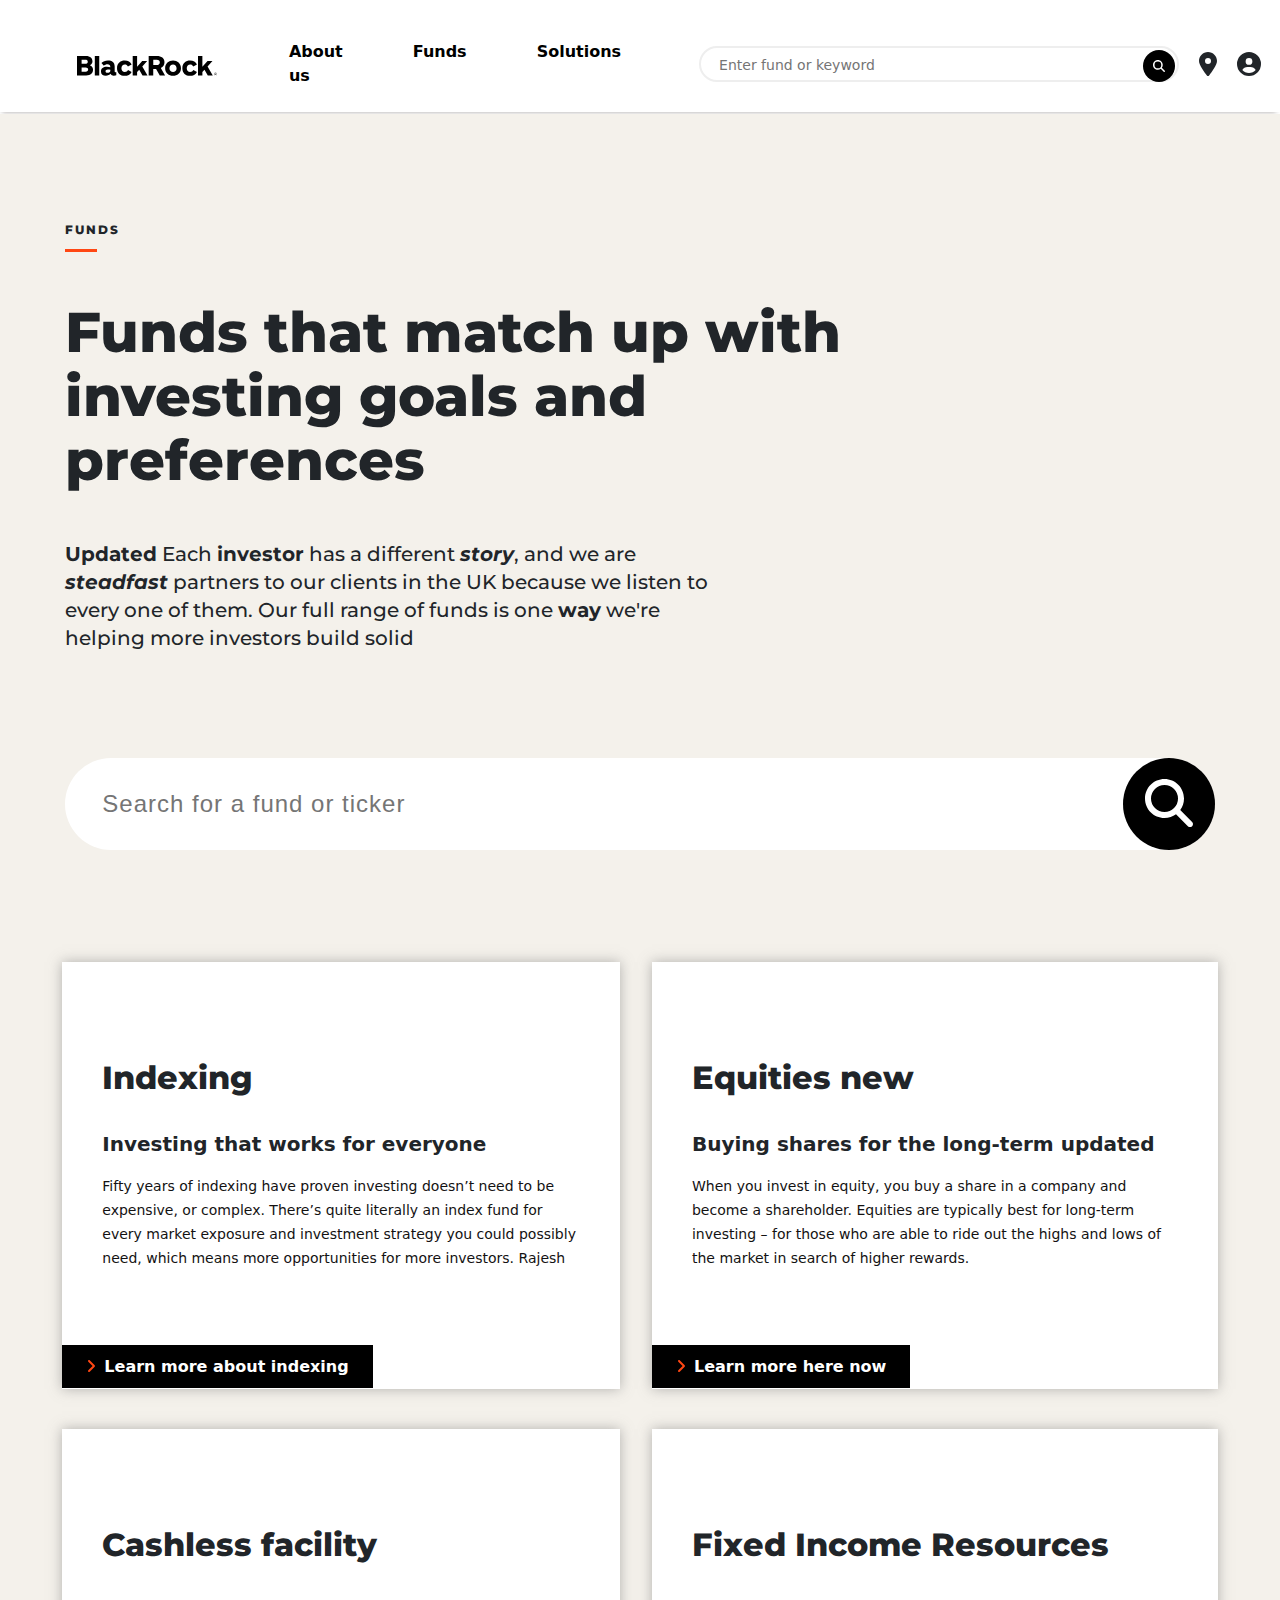
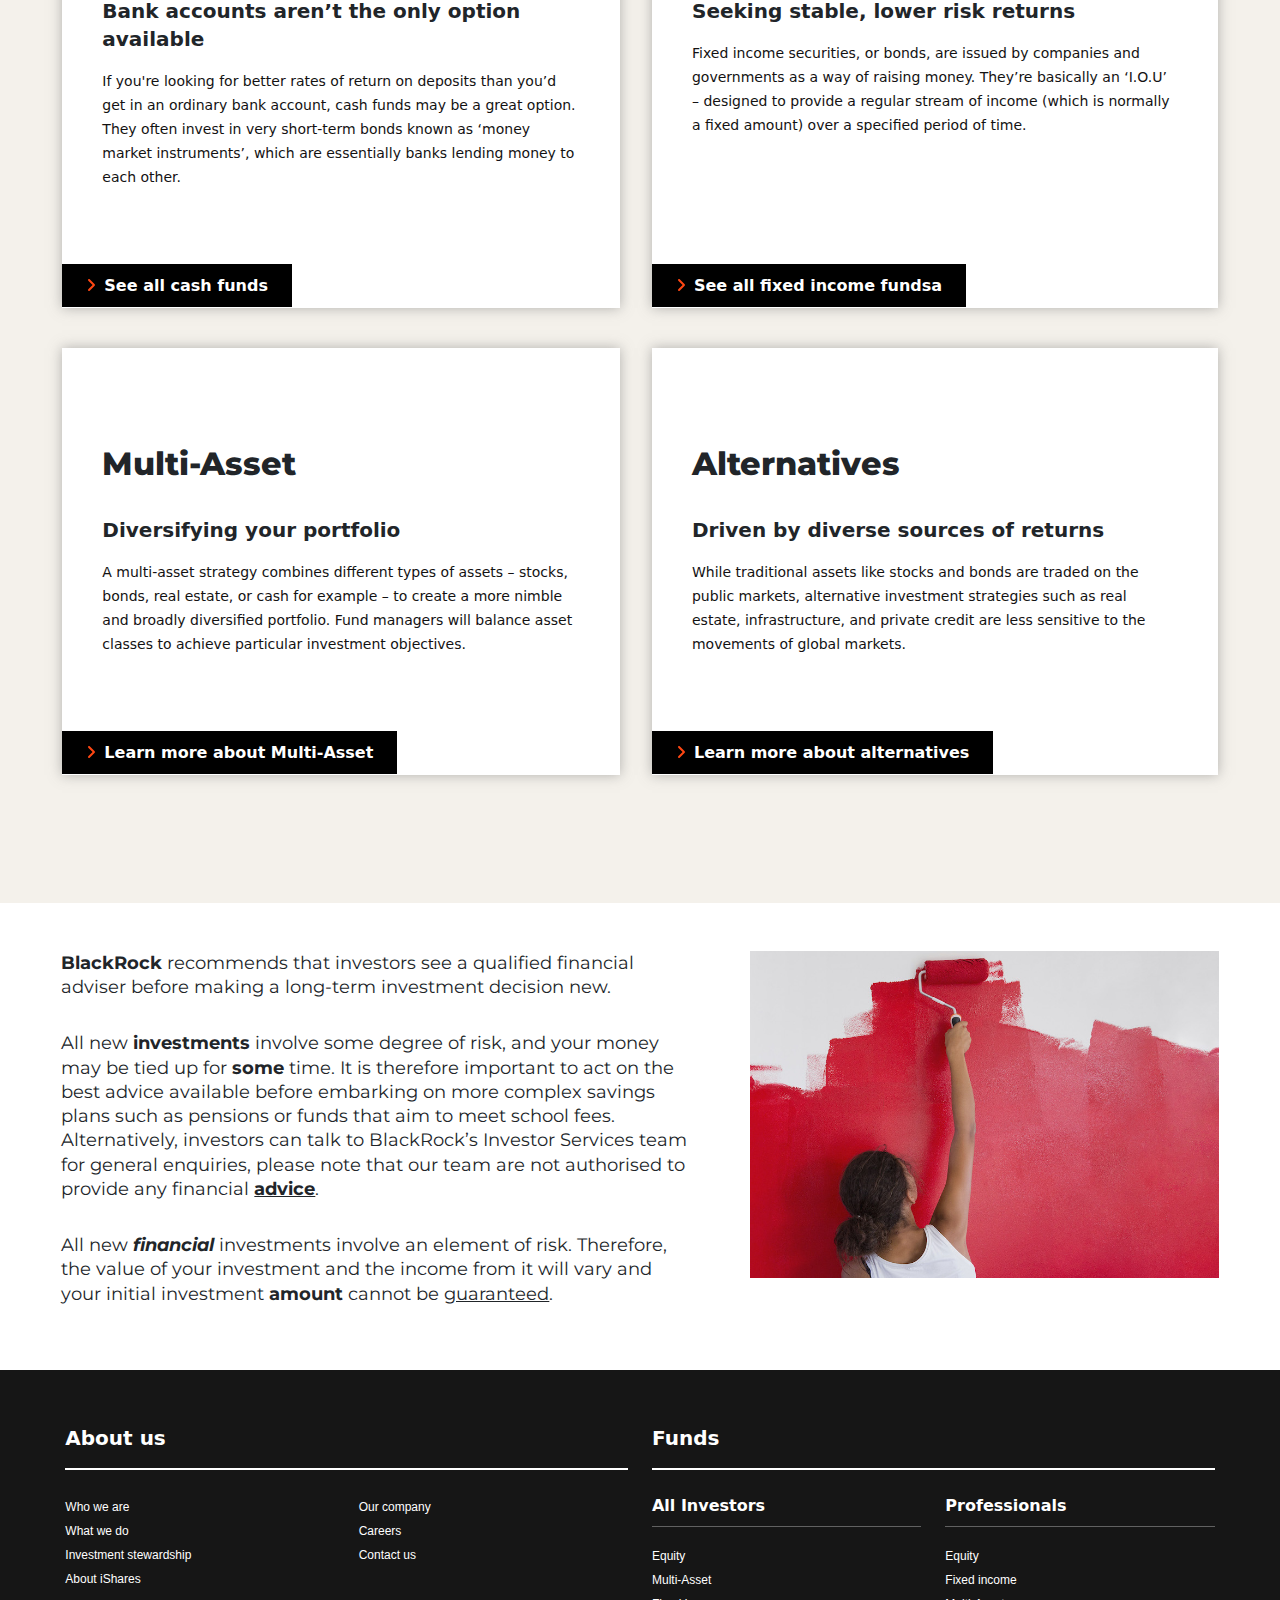
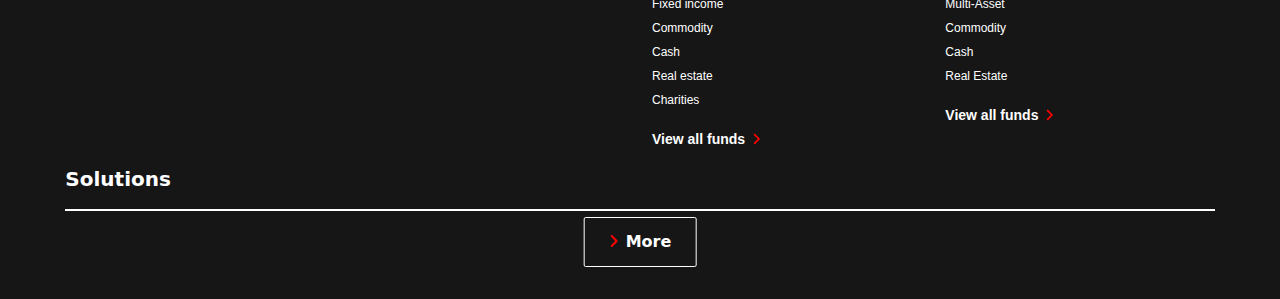
<file: practice.html>
<!DOCTYPE html>
<!-- saved from url=(0047) -->
<html lang="en">

<head>
  <title>Static Html edit poc | BlackRock</title>
  <meta http-equiv="Content-Type" content="text/html; charset=UTF-8">
  <style type="text/css">
    :root,
    :host {
      --fa-font-solid: normal 900 1em/1 "Font Awesome 6 Free";
      --fa-font-regular: normal 400 1em/1 "Font Awesome 6 Free";
      --fa-font-light: normal 300 1em/1 "Font Awesome 6 Pro";
      --fa-font-thin: normal 100 1em/1 "Font Awesome 6 Pro";
      --fa-font-duotone: normal 900 1em/1 "Font Awesome 6 Duotone";
      --fa-font-brands: normal 400 1em/1 "Font Awesome 6 Brands";
      --fa-font-sharp-solid: normal 900 1em/1 "Font Awesome 6 Sharp";
      --fa-font-sharp-regular: normal 400 1em/1 "Font Awesome 6 Sharp";
      --fa-font-sharp-light: normal 300 1em/1 "Font Awesome 6 Sharp";
      --fa-font-sharp-thin: normal 100 1em/1 "Font Awesome 6 Sharp";
      --fa-font-sharp-duotone-solid: normal 900 1em/1 "Font Awesome 6 Sharp Duotone";
    }

    svg:not(:root).svg-inline--fa,
    svg:not(:host).svg-inline--fa {
      overflow: visible;
      box-sizing: content-box;
    }

    .svg-inline--fa {
      display: var(--fa-display, inline-block);
      height: 1em;
      overflow: visible;
      vertical-align: -0.125em;
    }

    .svg-inline--fa.fa-2xs {
      vertical-align: 0.1em;
    }

    .svg-inline--fa.fa-xs {
      vertical-align: 0em;
    }

    .svg-inline--fa.fa-sm {
      vertical-align: -0.0714285705em;
    }

    .svg-inline--fa.fa-lg {
      vertical-align: -0.2em;
    }

    .svg-inline--fa.fa-xl {
      vertical-align: -0.25em;
    }

    .svg-inline--fa.fa-2xl {
      vertical-align: -0.3125em;
    }

    .svg-inline--fa.fa-pull-left {
      margin-right: var(--fa-pull-margin, 0.3em);
      width: auto;
    }

    .svg-inline--fa.fa-pull-right {
      margin-left: var(--fa-pull-margin, 0.3em);
      width: auto;
    }

    .svg-inline--fa.fa-li {
      width: var(--fa-li-width, 2em);
      top: 0.25em;
    }

    .svg-inline--fa.fa-fw {
      width: var(--fa-fw-width, 1.25em);
    }

    .fa-layers svg.svg-inline--fa {
      bottom: 0;
      left: 0;
      margin: auto;
      position: absolute;
      right: 0;
      top: 0;
    }

    .fa-layers-counter,
    .fa-layers-text {
      display: inline-block;
      position: absolute;
      text-align: center;
    }

    .fa-layers {
      display: inline-block;
      height: 1em;
      position: relative;
      text-align: center;
      vertical-align: -0.125em;
      width: 1em;
    }

    .fa-layers svg.svg-inline--fa {
      transform-origin: center center;
    }

    .fa-layers-text {
      left: 50%;
      top: 50%;
      transform: translate(-50%, -50%);
      transform-origin: center center;
    }

    .fa-layers-counter {
      background-color: var(--fa-counter-background-color, #ff253a);
      border-radius: var(--fa-counter-border-radius, 1em);
      box-sizing: border-box;
      color: var(--fa-inverse, #fff);
      line-height: var(--fa-counter-line-height, 1);
      max-width: var(--fa-counter-max-width, 5em);
      min-width: var(--fa-counter-min-width, 1.5em);
      overflow: hidden;
      padding: var(--fa-counter-padding, 0.25em 0.5em);
      right: var(--fa-right, 0);
      text-overflow: ellipsis;
      top: var(--fa-top, 0);
      transform: scale(var(--fa-counter-scale, 0.25));
      transform-origin: top right;
    }

    .fa-layers-bottom-right {
      bottom: var(--fa-bottom, 0);
      right: var(--fa-right, 0);
      top: auto;
      transform: scale(var(--fa-layers-scale, 0.25));
      transform-origin: bottom right;
    }

    .fa-layers-bottom-left {
      bottom: var(--fa-bottom, 0);
      left: var(--fa-left, 0);
      right: auto;
      top: auto;
      transform: scale(var(--fa-layers-scale, 0.25));
      transform-origin: bottom left;
    }

    .fa-layers-top-right {
      top: var(--fa-top, 0);
      right: var(--fa-right, 0);
      transform: scale(var(--fa-layers-scale, 0.25));
      transform-origin: top right;
    }

    .fa-layers-top-left {
      left: var(--fa-left, 0);
      right: auto;
      top: var(--fa-top, 0);
      transform: scale(var(--fa-layers-scale, 0.25));
      transform-origin: top left;
    }

    .fa-1x {
      font-size: 1em;
    }

    .fa-2x {
      font-size: 2em;
    }

    .fa-3x {
      font-size: 3em;
    }

    .fa-4x {
      font-size: 4em;
    }

    .fa-5x {
      font-size: 5em;
    }

    .fa-6x {
      font-size: 6em;
    }

    .fa-7x {
      font-size: 7em;
    }

    .fa-8x {
      font-size: 8em;
    }

    .fa-9x {
      font-size: 9em;
    }

    .fa-10x {
      font-size: 10em;
    }

    .fa-2xs {
      font-size: 0.625em;
      line-height: 0.1em;
      vertical-align: 0.225em;
    }

    .fa-xs {
      font-size: 0.75em;
      line-height: 0.0833333337em;
      vertical-align: 0.125em;
    }

    .fa-sm {
      font-size: 0.875em;
      line-height: 0.0714285718em;
      vertical-align: 0.0535714295em;
    }

    .fa-lg {
      font-size: 1.25em;
      line-height: 0.05em;
      vertical-align: -0.075em;
    }

    .fa-xl {
      font-size: 1.5em;
      line-height: 0.0416666682em;
      vertical-align: -0.125em;
    }

    .fa-2xl {
      font-size: 2em;
      line-height: 0.03125em;
      vertical-align: -0.1875em;
    }

    .fa-fw {
      text-align: center;
      width: 1.25em;
    }

    .fa-ul {
      list-style-type: none;
      margin-left: var(--fa-li-margin, 2.5em);
      padding-left: 0;
    }

    .fa-ul>li {
      position: relative;
    }

    .fa-li {
      left: calc(-1 * var(--fa-li-width, 2em));
      position: absolute;
      text-align: center;
      width: var(--fa-li-width, 2em);
      line-height: inherit;
    }

    .fa-border {
      border-color: var(--fa-border-color, #eee);
      border-radius: var(--fa-border-radius, 0.1em);
      border-style: var(--fa-border-style, solid);
      border-width: var(--fa-border-width, 0.08em);
      padding: var(--fa-border-padding, 0.2em 0.25em 0.15em);
    }

    .fa-pull-left {
      float: left;
      margin-right: var(--fa-pull-margin, 0.3em);
    }

    .fa-pull-right {
      float: right;
      margin-left: var(--fa-pull-margin, 0.3em);
    }

    .fa-beat {
      animation-name: fa-beat;
      animation-delay: var(--fa-animation-delay, 0s);
      animation-direction: var(--fa-animation-direction, normal);
      animation-duration: var(--fa-animation-duration, 1s);
      animation-iteration-count: var(--fa-animation-iteration-count, infinite);
      animation-timing-function: var(--fa-animation-timing, ease-in-out);
    }

    .fa-bounce {
      animation-name: fa-bounce;
      animation-delay: var(--fa-animation-delay, 0s);
      animation-direction: var(--fa-animation-direction, normal);
      animation-duration: var(--fa-animation-duration, 1s);
      animation-iteration-count: var(--fa-animation-iteration-count, infinite);
      animation-timing-function: var(--fa-animation-timing, cubic-bezier(0.28, 0.84, 0.42, 1));
    }

    .fa-fade {
      animation-name: fa-fade;
      animation-delay: var(--fa-animation-delay, 0s);
      animation-direction: var(--fa-animation-direction, normal);
      animation-duration: var(--fa-animation-duration, 1s);
      animation-iteration-count: var(--fa-animation-iteration-count, infinite);
      animation-timing-function: var(--fa-animation-timing, cubic-bezier(0.4, 0, 0.6, 1));
    }

    .fa-beat-fade {
      animation-name: fa-beat-fade;
      animation-delay: var(--fa-animation-delay, 0s);
      animation-direction: var(--fa-animation-direction, normal);
      animation-duration: var(--fa-animation-duration, 1s);
      animation-iteration-count: var(--fa-animation-iteration-count, infinite);
      animation-timing-function: var(--fa-animation-timing, cubic-bezier(0.4, 0, 0.6, 1));
    }

    .fa-flip {
      animation-name: fa-flip;
      animation-delay: var(--fa-animation-delay, 0s);
      animation-direction: var(--fa-animation-direction, normal);
      animation-duration: var(--fa-animation-duration, 1s);
      animation-iteration-count: var(--fa-animation-iteration-count, infinite);
      animation-timing-function: var(--fa-animation-timing, ease-in-out);
    }

    .fa-shake {
      animation-name: fa-shake;
      animation-delay: var(--fa-animation-delay, 0s);
      animation-direction: var(--fa-animation-direction, normal);
      animation-duration: var(--fa-animation-duration, 1s);
      animation-iteration-count: var(--fa-animation-iteration-count, infinite);
      animation-timing-function: var(--fa-animation-timing, linear);
    }

    .fa-spin {
      animation-name: fa-spin;
      animation-delay: var(--fa-animation-delay, 0s);
      animation-direction: var(--fa-animation-direction, normal);
      animation-duration: var(--fa-animation-duration, 2s);
      animation-iteration-count: var(--fa-animation-iteration-count, infinite);
      animation-timing-function: var(--fa-animation-timing, linear);
    }

    .fa-spin-reverse {
      --fa-animation-direction: reverse;
    }

    .fa-pulse,
    .fa-spin-pulse {
      animation-name: fa-spin;
      animation-direction: var(--fa-animation-direction, normal);
      animation-duration: var(--fa-animation-duration, 1s);
      animation-iteration-count: var(--fa-animation-iteration-count, infinite);
      animation-timing-function: var(--fa-animation-timing, steps(8));
    }

    @media (prefers-reduced-motion: reduce) {

      .fa-beat,
      .fa-bounce,
      .fa-fade,
      .fa-beat-fade,
      .fa-flip,
      .fa-pulse,
      .fa-shake,
      .fa-spin,
      .fa-spin-pulse {
        animation-delay: -1ms;
        animation-duration: 1ms;
        animation-iteration-count: 1;
        transition-delay: 0s;
        transition-duration: 0s;
      }
    }

    @keyframes fa-beat {

      0%,
      90% {
        transform: scale(1);
      }

      45% {
        transform: scale(var(--fa-beat-scale, 1.25));
      }
    }

    @keyframes fa-bounce {
      0% {
        transform: scale(1, 1) translateY(0);
      }

      10% {
        transform: scale(var(--fa-bounce-start-scale-x, 1.1), var(--fa-bounce-start-scale-y, 0.9)) translateY(0);
      }

      30% {
        transform: scale(var(--fa-bounce-jump-scale-x, 0.9), var(--fa-bounce-jump-scale-y, 1.1)) translateY(var(--fa-bounce-height, -0.5em));
      }

      50% {
        transform: scale(var(--fa-bounce-land-scale-x, 1.05), var(--fa-bounce-land-scale-y, 0.95)) translateY(0);
      }

      57% {
        transform: scale(1, 1) translateY(var(--fa-bounce-rebound, -0.125em));
      }

      64% {
        transform: scale(1, 1) translateY(0);
      }

      100% {
        transform: scale(1, 1) translateY(0);
      }
    }

    @keyframes fa-fade {
      50% {
        opacity: var(--fa-fade-opacity, 0.4);
      }
    }

    @keyframes fa-beat-fade {

      0%,
      100% {
        opacity: var(--fa-beat-fade-opacity, 0.4);
        transform: scale(1);
      }

      50% {
        opacity: 1;
        transform: scale(var(--fa-beat-fade-scale, 1.125));
      }
    }

    @keyframes fa-flip {
      50% {
        transform: rotate3d(var(--fa-flip-x, 0), var(--fa-flip-y, 1), var(--fa-flip-z, 0), var(--fa-flip-angle, -180deg));
      }
    }

    @keyframes fa-shake {
      0% {
        transform: rotate(-15deg);
      }

      4% {
        transform: rotate(15deg);
      }

      8%,
      24% {
        transform: rotate(-18deg);
      }

      12%,
      28% {
        transform: rotate(18deg);
      }

      16% {
        transform: rotate(-22deg);
      }

      20% {
        transform: rotate(22deg);
      }

      32% {
        transform: rotate(-12deg);
      }

      36% {
        transform: rotate(12deg);
      }

      40%,
      100% {
        transform: rotate(0deg);
      }
    }

    @keyframes fa-spin {
      0% {
        transform: rotate(0deg);
      }

      100% {
        transform: rotate(360deg);
      }
    }

    .fa-rotate-90 {
      transform: rotate(90deg);
    }

    .fa-rotate-180 {
      transform: rotate(180deg);
    }

    .fa-rotate-270 {
      transform: rotate(270deg);
    }

    .fa-flip-horizontal {
      transform: scale(-1, 1);
    }

    .fa-flip-vertical {
      transform: scale(1, -1);
    }

    .fa-flip-both,
    .fa-flip-horizontal.fa-flip-vertical {
      transform: scale(-1, -1);
    }

    .fa-rotate-by {
      transform: rotate(var(--fa-rotate-angle, 0));
    }

    .fa-stack {
      display: inline-block;
      vertical-align: middle;
      height: 2em;
      position: relative;
      width: 2.5em;
    }

    .fa-stack-1x,
    .fa-stack-2x {
      bottom: 0;
      left: 0;
      margin: auto;
      position: absolute;
      right: 0;
      top: 0;
      z-index: var(--fa-stack-z-index, auto);
    }

    .svg-inline--fa.fa-stack-1x {
      height: 1em;
      width: 1.25em;
    }

    .svg-inline--fa.fa-stack-2x {
      height: 2em;
      width: 2.5em;
    }

    .fa-inverse {
      color: var(--fa-inverse, #fff);
    }

    .sr-only,
    .fa-sr-only {
      position: absolute;
      width: 1px;
      height: 1px;
      padding: 0;
      margin: -1px;
      overflow: hidden;
      clip: rect(0, 0, 0, 0);
      white-space: nowrap;
      border-width: 0;
    }

    .sr-only-focusable:not(:focus),
    .fa-sr-only-focusable:not(:focus) {
      position: absolute;
      width: 1px;
      height: 1px;
      padding: 0;
      margin: -1px;
      overflow: hidden;
      clip: rect(0, 0, 0, 0);
      white-space: nowrap;
      border-width: 0;
    }

    .svg-inline--fa .fa-primary {
      fill: var(--fa-primary-color, currentColor);
      opacity: var(--fa-primary-opacity, 1);
    }

    .svg-inline--fa .fa-secondary {
      fill: var(--fa-secondary-color, currentColor);
      opacity: var(--fa-secondary-opacity, 0.4);
    }

    .svg-inline--fa.fa-swap-opacity .fa-primary {
      opacity: var(--fa-secondary-opacity, 0.4);
    }

    .svg-inline--fa.fa-swap-opacity .fa-secondary {
      opacity: var(--fa-primary-opacity, 1);
    }

    .svg-inline--fa mask .fa-primary,
    .svg-inline--fa mask .fa-secondary {
      fill: black;
    }

    .fad.fa-inverse,
    .fa-duotone.fa-inverse {
      color: var(--fa-inverse, #fff);
    }
  </style>
  <link rel="icon" href="favicon.ico">
  <meta name="viewport" content="width=device-width,initial-scale=1">
  <meta name="theme-color" content="#000000">
  <meta name="description" content="Static website instrumented with universal editor">
  <!-- AEM MEat Tags -->
  <meta name="urn:adobe:aue:system:aemconnection" content="aem:https://author-p140494-e1434146.adobeaemcloud.com">
  <meta name="urn:adobe:aue:config:extensions" content="https://47679-workflowextension.adobeio-static.net">


  <!-- <script defer="defer" src="./scripts/main.6081129b.js.download"></script> -->
  <link href="./styles/main.904e4224.css" rel="stylesheet">
  <script src="https://universal-editor-service.experiencecloud.live/corslib/LATEST" async></script>
  <script src="./scripts/integrateUE.js" data-publish-host="https://publish-p140494-e1434146.adobeaemcloud.com/" defer></script>
  
  <!-- <script src="./html-blk-poc_files/LATEST" async="true"></script> -->
</head>

<body>
  <noscript>You need to enable JavaScript to run this app.</noscript>
  <div id="root">
    <div class="container-fluid">
      <div class="row" style="box-shadow: rgb(165, 161, 161) -1px 3px 5px -3px;">
        <div class="mx-auto col-lg-11 col-sm-11 col-11">
          <nav class="bg-body-primary mt-4 pb-3 navbar navbar-expand-xl navbar-light">
            <div class="container-fluid"><a href="#"
                class="col-2 navbar-brand"><img
                  src="./assets/blackrock-logo-sitemap.d5cae9dd5dffdf841093382b81f586c9.svg"></a><button
                aria-controls="offcanvasNavbar-expand-xl" type="button" aria-label="Toggle navigation"
                class="navbar-toggler collapsed"><span class="navbar-toggler-icon"></span></button>
              <div id="offcanvasNavbar-expand-xl" class="offcanvas offcanvas-end"
                aria-labelledby="offcanvasNavbarLabel-expand-xl">
                <div class="offcanvas-header">
                  <div class="offcanvas-title h5" id="offcanvasNavbarLabel-expand-xl"><img
                      src="./assets/blackrock-logo-sitemap.d5cae9dd5dffdf841093382b81f586c9.svg"></div>
                  <button type="button" class="btn-close" aria-label="Close"></button>
                </div>
                <div class="offcanvas-body">
                  <div class="justify-content-start flex-grow-1 pe-3 menu navbar-nav"><a
                      href="#action1" data-rr-ui-event-key="#action1"
                      class="nav-link">About us</a><a href="#action2"
                      data-rr-ui-event-key="#action2" class="nav-link">Funds</a><a
                      href="#action2" data-rr-ui-event-key="#action2"
                      class="nav-link">Solutions</a></div>
                  <div class="searchContainer">
                    <div class="search-inline-container"><input class="nav-search" type="text"
                        placeholder="Enter fund or keyword">
                      <div class="search-icon"><svg aria-hidden="true" focusable="false" data-prefix="fas"
                          data-icon="magnifying-glass" class="svg-inline--fa fa-magnifying-glass " role="img"
                          xmlns="http://www.w3.org/2000/svg" viewBox="0 0 512 512">
                          <path fill="currentColor"
                            d="M416 208c0 45.9-14.9 88.3-40 122.7L502.6 457.4c12.5 12.5 12.5 32.8 0 45.3s-32.8 12.5-45.3 0L330.7 376c-34.4 25.2-76.8 40-122.7 40C93.1 416 0 322.9 0 208S93.1 0 208 0S416 93.1 416 208zM208 352a144 144 0 1 0 0-288 144 144 0 1 0 0 288z">
                          </path>
                        </svg></div>
                    </div><svg aria-hidden="true" focusable="false" data-prefix="fas" data-icon="location-dot"
                      class="svg-inline--fa fa-location-dot fa-xl " role="img" xmlns="http://www.w3.org/2000/svg"
                      viewBox="0 0 384 512" font-weight="bold">
                      <path fill="currentColor"
                        d="M215.7 499.2C267 435 384 279.4 384 192C384 86 298 0 192 0S0 86 0 192c0 87.4 117 243 168.3 307.2c12.3 15.3 35.1 15.3 47.4 0zM192 128a64 64 0 1 1 0 128 64 64 0 1 1 0-128z">
                      </path>
                    </svg><svg aria-hidden="true" focusable="false" data-prefix="fas" data-icon="circle-user"
                      class="svg-inline--fa fa-circle-user fa-xl " role="img" xmlns="http://www.w3.org/2000/svg"
                      viewBox="0 0 512 512" font-weight="bold">
                      <path fill="currentColor"
                        d="M399 384.2C376.9 345.8 335.4 320 288 320l-64 0c-47.4 0-88.9 25.8-111 64.2c35.2 39.2 86.2 63.8 143 63.8s107.8-24.7 143-63.8zM0 256a256 256 0 1 1 512 0A256 256 0 1 1 0 256zm256 16a72 72 0 1 0 0-144 72 72 0 1 0 0 144z">
                      </path>
                    </svg>
                  </div>
                </div>
              </div>
            </div>
          </nav>
        </div>
      </div>
      <div class="banner pt-5 row">
        <div class="mx-auto py-5 col-lg-11 col-sm-11 col-11">
          <div class="vstack gap-3">
            <div
              data-aue-resource="urn:aemconnection:/content/dam/blackrock/uk/landing/copy-of-banner-headline/jcr:content/data/master"
              data-aue-type="reference"
              data-aue-title="banner-headline"
              data-graph-key="bannerHeadlineCardByPath"
              data-graph-path="POC/bannerHeadline"
            >
              <div>
                <h2 class="eyebrow" data-aue-type="text" data-aue-prop="headline" data-aue-label="headline">
                  Funds
                </h2>
                <div style="width: 32px; height: 3px; background-color: rgb(255, 71, 19);"></div>
              </div>
              <div class="headline col-xl-10 col-sm-11 col-xs-11 fs-xs-1 my-5"
                data-aue-type="text"
                data-aue-prop="title"
                data-aue-label="title"
              >
                Funds that match up with investing goals and preferences
              </div>
              <div class="intro col-xl-7 col-lg-7 fw-medium"
                data-aue-type="richtext"
                data-aue-prop="description"
                data-aue-label="description"
              >
                <p>
                  <strong>Updated</strong> Each&nbsp;<strong>investor</strong> has a different
                  <strong><em>story</em></strong>, and we are <em><strong>steadfast</strong></em> partners to our
                  clients in the UK because we listen to every one of them. Our full range of funds is one
                  <strong>way</strong> we're helping more investors build solid
                </p>
              </div>
            </div>
            <div class="searchbox">
              <div class="search-form-container searchBar-color-white"><input type="text" id="searchTextOpt"
                  name="searchText" maxlength="500" data-enableautocomplete="true"
                  placeholder="Search for a fund or ticker"
                  class="searchBar-color-white search-text-freeform-variant ticker ui-autocomplete-input"
                  autocomplete="off">
                <div class="fa-search"><svg aria-hidden="true" focusable="false" data-prefix="fas"
                    data-icon="magnifying-glass" class="svg-inline--fa fa-magnifying-glass " role="img"
                    xmlns="http://www.w3.org/2000/svg" viewBox="0 0 512 512">
                    <path fill="currentColor"
                      d="M416 208c0 45.9-14.9 88.3-40 122.7L502.6 457.4c12.5 12.5 12.5 32.8 0 45.3s-32.8 12.5-45.3 0L330.7 376c-34.4 25.2-76.8 40-122.7 40C93.1 416 0 322.9 0 208S93.1 0 208 0S416 93.1 416 208zM208 352a144 144 0 1 0 0-288 144 144 0 1 0 0 288z">
                    </path>
                  </svg></div>
              </div>
            </div>
            <div class="tiles-block">
              <div class="tiles row">
                <div class="tile col-lg-6 col-11">
                  <div class="content-wrapper">
                    <div class="tile-content ">
                      <div class="headline">
                        Indexing</div>
                      <div class="sub-headline">Investing that works for everyone</div>
                      <div class="description">
                        <p>Fifty years of indexing have proven investing doesn’t need to be expensive, or complex.
                          There’s quite literally an index fund for every market exposure and investment strategy you
                          could possibly need, which means more opportunities for more investors. Rajesh&nbsp;</p>
                      </div>
                    </div>
                    <div class="cta">
                      <div class="cta-container-box"><a href="#"
                          target="_self" class="cta button primary core"><span class="label"><span class="icon"
                              aria-hidden="true"><svg aria-hidden="true" focusable="false" data-prefix="fas"
                                data-icon="angle-right" class="svg-inline--fa fa-angle-right " role="img"
                                xmlns="http://www.w3.org/2000/svg" viewBox="0 0 320 512" style="font-size: 16px;">
                                <path fill="currentColor"
                                  d="M278.6 233.4c12.5 12.5 12.5 32.8 0 45.3l-160 160c-12.5 12.5-32.8 12.5-45.3 0s-12.5-32.8 0-45.3L210.7 256 73.4 118.6c-12.5-12.5-12.5-32.8 0-45.3s32.8-12.5 45.3 0l160 160z">
                                </path>
                              </svg></span><span data-aue-type="text" data-aue-prop="urlLabel"
                              data-aue-label="urlLabel">Learn more about indexing</span></span></a></div>
                    </div>
                  </div>
                </div>
                <div class="tile col-lg-6 col-11">
                  <div class="content-wrapper">
                    <div class="tile-content ">
                      <div class="headline" >
                        Equities new</div>
                      <div class="sub-headline">Buying shares for the long-term updated</div>
                      <div class="description">
                        <p>When you invest in equity, you buy a share in a company and become a shareholder. Equities
                          are typically best for long-term investing – for those who are able to ride out the highs and
                          lows of the market in search of higher rewards.&nbsp;&nbsp;</p>
                      </div>
                    </div>
                    <div class="cta">
                      <div class="cta-container-box"><a href="#"
                          target="_self" class="cta button primary core"><span class="label"><span class="icon"
                              aria-hidden="true"><svg aria-hidden="true" focusable="false" data-prefix="fas"
                                data-icon="angle-right" class="svg-inline--fa fa-angle-right " role="img"
                                xmlns="http://www.w3.org/2000/svg" viewBox="0 0 320 512" style="font-size: 16px;">
                                <path fill="currentColor"
                                  d="M278.6 233.4c12.5 12.5 12.5 32.8 0 45.3l-160 160c-12.5 12.5-32.8 12.5-45.3 0s-12.5-32.8 0-45.3L210.7 256 73.4 118.6c-12.5-12.5-12.5-32.8 0-45.3s32.8-12.5 45.3 0l160 160z">
                                </path>
                              </svg></span><span >Learn more here now</span></span></a></div>
                    </div>
                  </div>
                </div>
                <div class="tile col-lg-6 col-11">
                  <div class="content-wrapper">
                    <div class="tile-content ">
                      <div class="headline" >
                        Cashless facility</div>
                      <div class="sub-headline" >Bank accounts aren’t the only option available</div>
                      <div class="description">
                        <p>If you're looking for better rates of return on deposits than you’d get in an ordinary bank
                          account, cash funds may be a great option. They often invest in very short-term bonds known as
                          ‘money market instruments’, which are essentially banks lending money to each other.&nbsp;</p>
                      </div>
                    </div>
                    <div class="cta">
                      <div class="cta-container-box"><a href="#"
                          target="_self" class="cta button primary core"><span class="label"><span class="icon"
                              aria-hidden="true"><svg aria-hidden="true" focusable="false" data-prefix="fas"
                                data-icon="angle-right" class="svg-inline--fa fa-angle-right " role="img"
                                xmlns="http://www.w3.org/2000/svg" viewBox="0 0 320 512" style="font-size: 16px;">
                                <path fill="currentColor"
                                  d="M278.6 233.4c12.5 12.5 12.5 32.8 0 45.3l-160 160c-12.5 12.5-32.8 12.5-45.3 0s-12.5-32.8 0-45.3L210.7 256 73.4 118.6c-12.5-12.5-12.5-32.8 0-45.3s32.8-12.5 45.3 0l160 160z">
                                </path>
                              </svg></span><span >See all cash funds</span></span></a></div>
                    </div>
                  </div>
                </div>
                <div class="tile col-lg-6 col-11"
                  
                >
                  <div class="content-wrapper">
                    <div class="tile-content ">
                      <div class="headline" >
                        Fixed Income Resources</div>
                      <div class="sub-headline" >Seeking stable, lower risk returns</div>
                      <div class="description">
                        <p>Fixed income securities, or bonds, are issued by companies and governments as a way of
                          raising money. They’re basically an ‘I.O.U’ – designed to provide a regular stream of income
                          (which is normally a fixed amount) over a specified period of time.&nbsp;</p>
                      </div>
                    </div>
                    <div class="cta">
                      <div class="cta-container-box"><a href="#"
                          target="_self" class="cta button primary core"><span class="label"><span class="icon"
                              aria-hidden="true"><svg aria-hidden="true" focusable="false" data-prefix="fas"
                                data-icon="angle-right" class="svg-inline--fa fa-angle-right " role="img"
                                xmlns="http://www.w3.org/2000/svg" viewBox="0 0 320 512" style="font-size: 16px;">
                                <path fill="currentColor"
                                  d="M278.6 233.4c12.5 12.5 12.5 32.8 0 45.3l-160 160c-12.5 12.5-32.8 12.5-45.3 0s-12.5-32.8 0-45.3L210.7 256 73.4 118.6c-12.5-12.5-12.5-32.8 0-45.3s32.8-12.5 45.3 0l160 160z">
                                </path>
                              </svg></span><span >See all fixed income fundsa</span></span></a></div>
                    </div>
                  </div>
                </div>
                <div class="tile col-lg-6 col-11">
                  <div class="content-wrapper">
                    <div class="tile-content ">
                      <div class="headline" >
                        Multi-Asset</div>
                      <div class="sub-headline" >Diversifying your portfolio</div>
                      <div class="description">
                        <p>A multi-asset strategy combines different types of assets – stocks, bonds, real estate, or
                          cash for example – to create a more nimble and broadly diversified portfolio. Fund managers
                          will balance asset classes to achieve particular investment objectives.&nbsp;</p>
                      </div>
                    </div>
                    <div class="cta">
                      <div class="cta-container-box"><a href="#"
                          target="_self" class="cta button primary core"><span class="label"><span class="icon"
                              aria-hidden="true"><svg aria-hidden="true" focusable="false" data-prefix="fas"
                                data-icon="angle-right" class="svg-inline--fa fa-angle-right " role="img"
                                xmlns="http://www.w3.org/2000/svg" viewBox="0 0 320 512" style="font-size: 16px;">
                                <path fill="currentColor"
                                  d="M278.6 233.4c12.5 12.5 12.5 32.8 0 45.3l-160 160c-12.5 12.5-32.8 12.5-45.3 0s-12.5-32.8 0-45.3L210.7 256 73.4 118.6c-12.5-12.5-12.5-32.8 0-45.3s32.8-12.5 45.3 0l160 160z">
                                </path>
                              </svg></span><span >Learn more about Multi-Asset</span></span></a></div>
                    </div>
                  </div>
                </div>
                <div class="tile col-lg-6 col-11">
                  <div class="content-wrapper">
                    <div class="tile-content ">
                      <div class="headline" >
                        Alternatives</div>
                      <div class="sub-headline" >Driven by diverse sources of returns</div>
                      <div class="description">
                        <p>While traditional assets like stocks and bonds are traded on the public markets, alternative
                          investment strategies such as real estate, infrastructure, and private credit are less
                          sensitive to the movements of global markets.&nbsp;</p>
                      </div>
                    </div>
                    <div class="cta">
                      <div class="cta-container-box"><a href="#"
                          target="_self" class="cta button primary core"><span class="label"><span class="icon"
                              aria-hidden="true"><svg aria-hidden="true" focusable="false" data-prefix="fas"
                                data-icon="angle-right" class="svg-inline--fa fa-angle-right " role="img"
                                xmlns="http://www.w3.org/2000/svg" viewBox="0 0 320 512" style="font-size: 16px;">
                                <path fill="currentColor"
                                  d="M278.6 233.4c12.5 12.5 12.5 32.8 0 45.3l-160 160c-12.5 12.5-32.8 12.5-45.3 0s-12.5-32.8 0-45.3L210.7 256 73.4 118.6c-12.5-12.5-12.5-32.8 0-45.3s32.8-12.5 45.3 0l160 160z">
                                </path>
                              </svg></span><span >Learn more about alternatives</span></span></a></div>
                    </div>
                  </div>
                </div>
              </div>
            </div>
          </div>
        </div>
      </div>
      <div>
        <div class="teaser row">
          <div class="mx-auto py-5 px-2 col-xl-11 col-lg-11 col-sm-11">
            <div class="row">
              <div class="pe-5 col">
                <div class="vstack gap-3">
                  <div class="text-responsive">
                    <p><strong>BlackRock</strong> recommends that investors see a qualified financial adviser before
                      making a long-term investment decision new.</p>
                  </div>
                  <div class="text-responsive">
                    <p>All new <strong>investments</strong> involve some degree of risk, and your money may be tied up
                      for <strong>some</strong> time. It is therefore important to act on the best advice available
                      before embarking on more complex savings plans such as pensions or funds that aim to meet school
                      fees. Alternatively, investors can talk to BlackRock’s Investor Services team for general
                      enquiries, please note that our team are not authorised to provide any financial
                      <u><strong>advice</strong></u>.</p>
                  </div>
                  <div class="text-responsive" >
                    <p>All new <em><strong>financial</strong></em> investments involve an element of risk. Therefore,
                      the value of your investment and the income from it will vary and your initial investment
                      <strong>amount</strong> cannot be <span style="text-decoration: underline;">guaranteed</span>.</p>
                  </div>
                </div>
              </div>
              <div class="col-xl-5 col-lg-5 col-sm-11">
                <img src="./assets/thumb-why-blackrock-new.jpg" class="img-fluid">
              </div>
            </div>
          </div>
        </div>
      </div>
      <div class="sitemap row">
        <div class="mx-auto col-lg-11 col-sm-11 col-11">
          <div class="sitemap blackrock combined-with-nav" id="vi20-sitemap-combined" style="min-height: 500px;">
            <div class="multibrand-sitemap__wrapper wrapper-980">
              <div class="multibrand-sitemap__row row">
                <div class="multibrand-sitemap__column col-6">
                  <div class="sitemap__column__header"><span>About us</span></div>
                  <ul class="multibrand-sitemap__column__l2-l3-container row">
                    <li class="col-6 l2-l3-item-container">
                      <ul class="l3-item-container">
                        <li><a href="https://jkpatil211.github.io/uk/about-us/who-we-are" data-id="Who we are"
                            data-link-event="About us:Who we are" class="l3-item clickable-item">Who we are</a> </li>
                        <li><a href="https://jkpatil211.github.io/uk/about-us/about-blackrock/what-we-do"
                            data-id="What we do" data-link-event="About us:What we do"
                            class="l3-item clickable-item">What we do</a> </li>
                        <li><a href="https://jkpatil211.github.io/uk/about-us/investment-stewardship"
                            data-id="Investment stewardship" data-link-event="About us:Investment stewardship"
                            target="_top" class="l3-item clickable-item">Investment stewardship</a> </li>
                        <li><a href="https://www.ishares.com/uk/individual/en/education/about-ishares"
                            data-id="About iShares" data-link-event="About us:About iShares" target="_blank"
                            class="l3-item clickable-item">About iShares</a> </li>
                      </ul>
                    </li>
                    <li class="col-6 l2-l3-item-container">
                      <ul class="l3-item-container">
                        <li><a href="https://www.blackrock.com/corporate" data-link-event="resource-link:Our company"
                            target="_blank" class="l3-item clickable-item"> Our company</a> </li>
                        <li><a href="https://careers.blackrock.com/" data-link-event="resource-link:Careers"
                            target="_blank" class="l3-item clickable-item"> Careers</a> </li>
                        <li><a href="https://jkpatil211.github.io/uk/contact-us"
                            data-link-event="resource-link:Contact us" target="_self" class="l3-item clickable-item">
                            Contact us</a> </li>
                      </ul>
                    </li>
                  </ul>
                </div>
                <div class="multibrand-sitemap__column col-6">
                  <div class="sitemap__column__header"><span>Funds</span></div>
                  <ul class="multibrand-sitemap__column__l2-l3-container row">
                    <li class="l2-l3-item-container col-6">
                      <div class="l2-header">All Investors</div>
                      <ul class="l3-item-container " aria-label="All Investors">
                        <li class=""><a
                            href="https://jkpatil211.github.io/uk/products/product-list#/?productView=all&amp;fsac=43535|43580|43581|43584|43585|43615"
                            data-id="Equity" data-link-event="Funds:Equity" target="_top"
                            class="l3-item clickable-item">Equity</a> </li>
                        <li class=""><a
                            href="https://jkpatil211.github.io/uk/products/product-list#/?productView=all&amp;fsac=43552|43556|43569|43586|43589|43625|43768|43777|43779"
                            data-id="Multi-Asset" data-link-event="Funds:Multi-Asset" target="_top"
                            class="l3-item clickable-item">Multi-Asset</a> </li>
                        <li class=""><a
                            href="https://jkpatil211.github.io/uk/products/product-list#/?productView=all&amp;fsac=43549|43563|43566|43573|43588|43774|43775|60556"
                            data-id="Fixed income" data-link-event="Funds:Fixed income" target="_top"
                            class="l3-item clickable-item">Fixed income</a> </li>
                        <li class=""><a
                            href="https://jkpatil211.github.io/uk/products/product-list#/?productView=all&amp;fsac=43587|43597|43608"
                            data-id="Commodity" data-link-event="Funds:Commodity" target="_top"
                            class="l3-item clickable-item">Commodity</a> </li>
                        <li class=""><a
                            href="https://jkpatil211.github.io/uk/products/product-list#/?productView=all&amp;fsac=43542"
                            data-id="Cash" data-link-event="Funds:Cash" target="_top"
                            class="l3-item clickable-item">Cash</a> </li>
                        <li class=""><a
                            href="https://jkpatil211.github.io/uk/products/product-list#/?productView=all&amp;fsac=43776|OTHR43530"
                            data-id="Real estate" data-link-event="Funds:Real estate" target="_top"
                            class="l3-item clickable-item">Real estate</a> </li>
                        <li class=""><a href="https://jkpatil211.github.io/uk/solutions/charities" data-id="Charities"
                            data-link-event="Funds:Charities" class="l3-item clickable-item">Charities</a> </li>
                        <li class="bottom-links"><a href="https://jkpatil211.github.io/uk/products/product-list"
                            data-link-event="resource-link:View all funds" target="_self" class="clickable-item"><span
                              class="label">View all funds</span><svg aria-hidden="true" focusable="false"
                              data-prefix="fas" data-icon="angle-right"
                              class="svg-inline--fa fa-angle-right viewAllIcon" role="img"
                              xmlns="http://www.w3.org/2000/svg" viewBox="0 0 320 512">
                              <path fill="currentColor"
                                d="M278.6 233.4c12.5 12.5 12.5 32.8 0 45.3l-160 160c-12.5 12.5-32.8 12.5-45.3 0s-12.5-32.8 0-45.3L210.7 256 73.4 118.6c-12.5-12.5-12.5-32.8 0-45.3s32.8-12.5 45.3 0l160 160z">
                              </path>
                            </svg></a></li>
                      </ul>
                    </li>
                    <li class="l2-l3-item-container col-6">
                      <div class="l2-header">Professionals</div>
                      <ul class="l3-item-container " aria-label="Professionals">
                        <li class=""><a
                            href="https://jkpatil211.github.io/uk/professionals/products/product-list?userType=intermediaries#/?productView=all&amp;fsac=43535|43580|43581|43584|43585|43615"
                            data-id="Equity" data-link-event="Funds:Equity" class="l3-item clickable-item">Equity</a>
                        </li>
                        <li class=""><a
                            href="https://jkpatil211.github.io/uk/professionals/products/product-list?userType=intermediaries#/?productView=all&amp;fsac=43549|43563|43566|43573|43588|43774|43775|60556|61384|43567"
                            data-id="Fixed income" data-link-event="Funds:Fixed income"
                            class="l3-item clickable-item">Fixed income</a> </li>
                        <li class=""><a
                            href="https://jkpatil211.github.io/uk/professionals/products/product-list?userType=intermediaries#/?productView=all&amp;fsac=43552|43556|43569|43586|43589|43625|43768|43777|43779"
                            data-id="Multi-Asset" data-link-event="Funds:Multi-Asset"
                            class="l3-item clickable-item">Multi-Asset</a> </li>
                        <li class=""><a
                            href="https://jkpatil211.github.io/uk/professionals/products/product-list?userType=intermediaries#/?productView=all&amp;fsac=43587|43597|43608"
                            data-id="Commodity" data-link-event="Funds:Commodity"
                            class="l3-item clickable-item">Commodity</a> </li>
                        <li class=""><a
                            href="https://jkpatil211.github.io/uk/professionals/products/product-list?userType=intermediaries#/?productView=all&amp;fsac=43542"
                            data-id="Cash" data-link-event="Funds:Cash" class="l3-item clickable-item">Cash</a> </li>
                        <li class=""><a
                            href="https://jkpatil211.github.io/uk/professionals/products/product-list?userType=intermediaries#/?productView=all&amp;fsac=43776|OTHR43530"
                            data-id="Real Estate" data-link-event="Funds:Real Estate"
                            class="l3-item clickable-item">Real Estate</a> </li>
                        <li class="bottom-links"><a
                            href="https://jkpatil211.github.io/uk/professionals/products/product-list?userType=intermediaries"
                            data-link-event="resource-link:View all funds" target="_self" class="clickable-item"><span
                              class="label">View all funds</span><svg aria-hidden="true" focusable="false"
                              data-prefix="fas" data-icon="angle-right"
                              class="svg-inline--fa fa-angle-right viewAllIcon" role="img"
                              xmlns="http://www.w3.org/2000/svg" viewBox="0 0 320 512">
                              <path fill="currentColor"
                                d="M278.6 233.4c12.5 12.5 12.5 32.8 0 45.3l-160 160c-12.5 12.5-32.8 12.5-45.3 0s-12.5-32.8 0-45.3L210.7 256 73.4 118.6c-12.5-12.5-12.5-32.8 0-45.3s32.8-12.5 45.3 0l160 160z">
                              </path>
                            </svg></a></li>
                      </ul>
                    </li>
                  </ul>
                </div>
                <div class="multibrand-sitemap__column col-12">
                  <div class="sitemap__column__header"><span>Solutions</span></div>
                </div>
              </div>
            </div>
            <div class="multibrand-sitemap__overlay always-visible visible"><button
                class="show-more-less explore-more-btn"><svg aria-hidden="true" focusable="false" data-prefix="fas"
                  data-icon="angle-right" class="svg-inline--fa fa-angle-right " role="img"
                  xmlns="http://www.w3.org/2000/svg" viewBox="0 0 320 512" style="color: red; margin-right: 7px;">
                  <path fill="currentColor"
                    d="M278.6 233.4c12.5 12.5 12.5 32.8 0 45.3l-160 160c-12.5 12.5-32.8 12.5-45.3 0s-12.5-32.8 0-45.3L210.7 256 73.4 118.6c-12.5-12.5-12.5-32.8 0-45.3s32.8-12.5 45.3 0l160 160z">
                  </path>
                </svg><span class="label">More</span></button></div>
          </div>
        </div>
      </div>
    </div>
  </div>
</body>

</html>
</file>
<file: styles/main.904e4224.css>
@charset "UTF-8";@import url(https://fonts.googleapis.com/css2?family=Montserrat:ital,wght@0,100..900;1,100..900&display=swap);body{-webkit-font-smoothing:antialiased;-moz-osx-font-smoothing:grayscale;font-family:Montserrat,Arial,sans-serif}code{font-family:source-code-pro,Menlo,Monaco,Consolas,Courier New,monospace}/*!
 * Bootstrap  v5.3.3 (https://getbootstrap.com/)
 * Copyright 2011-2024 The Bootstrap Authors
 * Licensed under MIT (https://github.com/twbs/bootstrap/blob/main/LICENSE)
 */:root,[data-bs-theme=light]{--bs-blue:#0d6efd;--bs-indigo:#6610f2;--bs-purple:#6f42c1;--bs-pink:#d63384;--bs-red:#dc3545;--bs-orange:#fd7e14;--bs-yellow:#ffc107;--bs-green:#198754;--bs-teal:#20c997;--bs-cyan:#0dcaf0;--bs-black:#000;--bs-white:#fff;--bs-gray:#6c757d;--bs-gray-dark:#343a40;--bs-gray-100:#f8f9fa;--bs-gray-200:#e9ecef;--bs-gray-300:#dee2e6;--bs-gray-400:#ced4da;--bs-gray-500:#adb5bd;--bs-gray-600:#6c757d;--bs-gray-700:#495057;--bs-gray-800:#343a40;--bs-gray-900:#212529;--bs-primary:#0d6efd;--bs-secondary:#6c757d;--bs-success:#198754;--bs-info:#0dcaf0;--bs-warning:#ffc107;--bs-danger:#dc3545;--bs-light:#f8f9fa;--bs-dark:#212529;--bs-primary-rgb:13,110,253;--bs-secondary-rgb:108,117,125;--bs-success-rgb:25,135,84;--bs-info-rgb:13,202,240;--bs-warning-rgb:255,193,7;--bs-danger-rgb:220,53,69;--bs-light-rgb:248,249,250;--bs-dark-rgb:33,37,41;--bs-primary-text-emphasis:#052c65;--bs-secondary-text-emphasis:#2b2f32;--bs-success-text-emphasis:#0a3622;--bs-info-text-emphasis:#055160;--bs-warning-text-emphasis:#664d03;--bs-danger-text-emphasis:#58151c;--bs-light-text-emphasis:#495057;--bs-dark-text-emphasis:#495057;--bs-primary-bg-subtle:#cfe2ff;--bs-secondary-bg-subtle:#e2e3e5;--bs-success-bg-subtle:#d1e7dd;--bs-info-bg-subtle:#cff4fc;--bs-warning-bg-subtle:#fff3cd;--bs-danger-bg-subtle:#f8d7da;--bs-light-bg-subtle:#fcfcfd;--bs-dark-bg-subtle:#ced4da;--bs-primary-border-subtle:#9ec5fe;--bs-secondary-border-subtle:#c4c8cb;--bs-success-border-subtle:#a3cfbb;--bs-info-border-subtle:#9eeaf9;--bs-warning-border-subtle:#ffe69c;--bs-danger-border-subtle:#f1aeb5;--bs-light-border-subtle:#e9ecef;--bs-dark-border-subtle:#adb5bd;--bs-white-rgb:255,255,255;--bs-black-rgb:0,0,0;--bs-font-sans-serif:system-ui,-apple-system,"Segoe UI",Roboto,"Helvetica Neue","Noto Sans","Liberation Sans",Arial,sans-serif,"Apple Color Emoji","Segoe UI Emoji","Segoe UI Symbol","Noto Color Emoji";--bs-font-monospace:SFMono-Regular,Menlo,Monaco,Consolas,"Liberation Mono","Courier New",monospace;--bs-gradient:linear-gradient(180deg,#ffffff26,#fff0);--bs-body-font-family:var(--bs-font-sans-serif);--bs-body-font-size:1rem;--bs-body-font-weight:400;--bs-body-line-height:1.5;--bs-body-color:#212529;--bs-body-color-rgb:33,37,41;--bs-body-bg:#fff;--bs-body-bg-rgb:255,255,255;--bs-emphasis-color:#000;--bs-emphasis-color-rgb:0,0,0;--bs-secondary-color:#212529bf;--bs-secondary-color-rgb:33,37,41;--bs-secondary-bg:#e9ecef;--bs-secondary-bg-rgb:233,236,239;--bs-tertiary-color:#21252980;--bs-tertiary-color-rgb:33,37,41;--bs-tertiary-bg:#f8f9fa;--bs-tertiary-bg-rgb:248,249,250;--bs-heading-color:inherit;--bs-link-color:#0d6efd;--bs-link-color-rgb:13,110,253;--bs-link-decoration:underline;--bs-link-hover-color:#0a58ca;--bs-link-hover-color-rgb:10,88,202;--bs-code-color:#d63384;--bs-highlight-color:#212529;--bs-highlight-bg:#fff3cd;--bs-border-width:1px;--bs-border-style:solid;--bs-border-color:#dee2e6;--bs-border-color-translucent:rgba(0,0,0,.175);--bs-border-radius:0.375rem;--bs-border-radius-sm:0.25rem;--bs-border-radius-lg:0.5rem;--bs-border-radius-xl:1rem;--bs-border-radius-xxl:2rem;--bs-border-radius-2xl:var(--bs-border-radius-xxl);--bs-border-radius-pill:50rem;--bs-box-shadow:0 0.5rem 1rem #00000026;--bs-box-shadow-sm:0 0.125rem 0.25rem rgba(0,0,0,.075);--bs-box-shadow-lg:0 1rem 3rem rgba(0,0,0,.175);--bs-box-shadow-inset:inset 0 1px 2px rgba(0,0,0,.075);--bs-focus-ring-width:0.25rem;--bs-focus-ring-opacity:0.25;--bs-focus-ring-color:#0d6efd40;--bs-form-valid-color:#198754;--bs-form-valid-border-color:#198754;--bs-form-invalid-color:#dc3545;--bs-form-invalid-border-color:#dc3545}[data-bs-theme=dark]{--bs-body-color:#dee2e6;--bs-body-color-rgb:222,226,230;--bs-body-bg:#212529;--bs-body-bg-rgb:33,37,41;--bs-emphasis-color:#fff;--bs-emphasis-color-rgb:255,255,255;--bs-secondary-color:#dee2e6bf;--bs-secondary-color-rgb:222,226,230;--bs-secondary-bg:#343a40;--bs-secondary-bg-rgb:52,58,64;--bs-tertiary-color:#dee2e680;--bs-tertiary-color-rgb:222,226,230;--bs-tertiary-bg:#2b3035;--bs-tertiary-bg-rgb:43,48,53;--bs-primary-text-emphasis:#6ea8fe;--bs-secondary-text-emphasis:#a7acb1;--bs-success-text-emphasis:#75b798;--bs-info-text-emphasis:#6edff6;--bs-warning-text-emphasis:#ffda6a;--bs-danger-text-emphasis:#ea868f;--bs-light-text-emphasis:#f8f9fa;--bs-dark-text-emphasis:#dee2e6;--bs-primary-bg-subtle:#031633;--bs-secondary-bg-subtle:#161719;--bs-success-bg-subtle:#051b11;--bs-info-bg-subtle:#032830;--bs-warning-bg-subtle:#332701;--bs-danger-bg-subtle:#2c0b0e;--bs-light-bg-subtle:#343a40;--bs-dark-bg-subtle:#1a1d20;--bs-primary-border-subtle:#084298;--bs-secondary-border-subtle:#41464b;--bs-success-border-subtle:#0f5132;--bs-info-border-subtle:#087990;--bs-warning-border-subtle:#997404;--bs-danger-border-subtle:#842029;--bs-light-border-subtle:#495057;--bs-dark-border-subtle:#343a40;--bs-heading-color:inherit;--bs-link-color:#6ea8fe;--bs-link-hover-color:#8bb9fe;--bs-link-color-rgb:110,168,254;--bs-link-hover-color-rgb:139,185,254;--bs-code-color:#e685b5;--bs-highlight-color:#dee2e6;--bs-highlight-bg:#664d03;--bs-border-color:#495057;--bs-border-color-translucent:#ffffff26;--bs-form-valid-color:#75b798;--bs-form-valid-border-color:#75b798;--bs-form-invalid-color:#ea868f;--bs-form-invalid-border-color:#ea868f;color-scheme:dark}*,:after,:before{box-sizing:border-box}@media (prefers-reduced-motion:no-preference){:root{scroll-behavior:smooth}}body{-webkit-text-size-adjust:100%;-webkit-tap-highlight-color:transparent;background-color:#fff;background-color:var(--bs-body-bg);color:#212529;color:var(--bs-body-color);font-family:system-ui,-apple-system,Segoe UI,Roboto,Helvetica Neue,Noto Sans,Liberation Sans,Arial,sans-serif,Apple Color Emoji,Segoe UI Emoji,Segoe UI Symbol,Noto Color Emoji;font-family:var(--bs-body-font-family);font-size:1rem;font-size:var(--bs-body-font-size);font-weight:400;font-weight:var(--bs-body-font-weight);line-height:1.5;line-height:var(--bs-body-line-height);margin:0;text-align:var(--bs-body-text-align)}hr{border:0;border-top:1px solid;border-top:var(--bs-border-width) solid;color:inherit;margin:1rem 0;opacity:.25}.h1,.h2,.h3,.h4,.h5,.h6,h1,h2,h3,h4,h5,h6{color:inherit;color:var(--bs-heading-color);font-weight:500;line-height:1.2;margin-bottom:.5rem;margin-top:0}.h1,h1{font-size:calc(1.375rem + 1.5vw)}@media (min-width:1200px){.h1,h1{font-size:2.5rem}}.h2,h2{font-size:calc(1.325rem + .9vw)}@media (min-width:1200px){.h2,h2{font-size:2rem}}.h3,h3{font-size:calc(1.3rem + .6vw)}@media (min-width:1200px){.h3,h3{font-size:1.75rem}}.h4,h4{font-size:calc(1.275rem + .3vw)}@media (min-width:1200px){.h4,h4{font-size:1.5rem}}.h5,h5{font-size:1.25rem}.h6,h6{font-size:1rem}p{margin-bottom:1rem;margin-top:0}abbr[title]{cursor:help;-webkit-text-decoration:underline dotted;text-decoration:underline dotted;-webkit-text-decoration-skip-ink:none;text-decoration-skip-ink:none}address{font-style:normal;line-height:inherit;margin-bottom:1rem}ol,ul{padding-left:2rem}dl,ol,ul{margin-bottom:1rem;margin-top:0}ol ol,ol ul,ul ol,ul ul{margin-bottom:0}dt{font-weight:700}dd{margin-bottom:.5rem;margin-left:0}blockquote{margin:0 0 1rem}b,strong{font-weight:bolder}.small,small{font-size:.875em}.mark,mark{background-color:#fff3cd;background-color:var(--bs-highlight-bg);color:#212529;color:var(--bs-highlight-color);padding:.1875em}sub,sup{font-size:.75em;line-height:0;position:relative;vertical-align:initial}sub{bottom:-.25em}sup{top:-.5em}a{color:#0d6efd;color:rgba(var(--bs-link-color-rgb),var(--bs-link-opacity,1));text-decoration:underline}a:hover{--bs-link-color-rgb:var(--bs-link-hover-color-rgb)}a:not([href]):not([class]),a:not([href]):not([class]):hover{color:inherit;text-decoration:none}code,kbd,pre,samp{font-family:SFMono-Regular,Menlo,Monaco,Consolas,Liberation Mono,Courier New,monospace;font-family:var(--bs-font-monospace);font-size:1em}pre{display:block;font-size:.875em;margin-bottom:1rem;margin-top:0;overflow:auto}pre code{color:inherit;font-size:inherit;word-break:normal}code{word-wrap:break-word;color:#d63384;color:var(--bs-code-color);font-size:.875em}a>code{color:inherit}kbd{background-color:#212529;background-color:var(--bs-body-color);border-radius:.25rem;color:#fff;color:var(--bs-body-bg);font-size:.875em;padding:.1875rem .375rem}kbd kbd{font-size:1em;padding:0}figure{margin:0 0 1rem}img,svg{vertical-align:middle}table{border-collapse:collapse;caption-side:bottom}caption{color:#212529bf;color:var(--bs-secondary-color);padding-bottom:.5rem;padding-top:.5rem;text-align:left}th{text-align:inherit;text-align:-webkit-match-parent}tbody,td,tfoot,th,thead,tr{border:0 solid;border-color:inherit}label{display:inline-block}button{border-radius:0}button:focus:not(:focus-visible){outline:0}button,input,optgroup,select,textarea{font-family:inherit;font-size:inherit;line-height:inherit;margin:0}button,select{text-transform:none}[role=button]{cursor:pointer}select{word-wrap:normal}select:disabled{opacity:1}[list]:not([type=date]):not([type=datetime-local]):not([type=month]):not([type=week]):not([type=time])::-webkit-calendar-picker-indicator{display:none!important}[type=button],[type=reset],[type=submit],button{-webkit-appearance:button}[type=button]:not(:disabled),[type=reset]:not(:disabled),[type=submit]:not(:disabled),button:not(:disabled){cursor:pointer}::-moz-focus-inner{border-style:none;padding:0}textarea{resize:vertical}fieldset{border:0;margin:0;min-width:0;padding:0}legend{float:left;font-size:calc(1.275rem + .3vw);line-height:inherit;margin-bottom:.5rem;padding:0;width:100%}@media (min-width:1200px){legend{font-size:1.5rem}}legend+*{clear:left}::-webkit-datetime-edit-day-field,::-webkit-datetime-edit-fields-wrapper,::-webkit-datetime-edit-hour-field,::-webkit-datetime-edit-minute,::-webkit-datetime-edit-month-field,::-webkit-datetime-edit-text,::-webkit-datetime-edit-year-field{padding:0}::-webkit-inner-spin-button{height:auto}[type=search]{-webkit-appearance:textfield;outline-offset:-2px}::-webkit-search-decoration{-webkit-appearance:none}::-webkit-color-swatch-wrapper{padding:0}::file-selector-button{-webkit-appearance:button;font:inherit}output{display:inline-block}iframe{border:0}summary{cursor:pointer;display:list-item}progress{vertical-align:initial}[hidden]{display:none!important}.lead{font-size:1.25rem;font-weight:300}.display-1{font-size:calc(1.625rem + 4.5vw);font-weight:300;line-height:1.2}@media (min-width:1200px){.display-1{font-size:5rem}}.display-2{font-size:calc(1.575rem + 3.9vw);font-weight:300;line-height:1.2}@media (min-width:1200px){.display-2{font-size:4.5rem}}.display-3{font-size:calc(1.525rem + 3.3vw);font-weight:300;line-height:1.2}@media (min-width:1200px){.display-3{font-size:4rem}}.display-4{font-size:calc(1.475rem + 2.7vw);font-weight:300;line-height:1.2}@media (min-width:1200px){.display-4{font-size:3.5rem}}.display-5{font-size:calc(1.425rem + 2.1vw);font-weight:300;line-height:1.2}@media (min-width:1200px){.display-5{font-size:3rem}}.display-6{font-size:calc(1.375rem + 1.5vw);font-weight:300;line-height:1.2}@media (min-width:1200px){.display-6{font-size:2.5rem}}.list-inline,.list-unstyled{list-style:none;padding-left:0}.list-inline-item{display:inline-block}.list-inline-item:not(:last-child){margin-right:.5rem}.initialism{font-size:.875em;text-transform:uppercase}.blockquote{font-size:1.25rem;margin-bottom:1rem}.blockquote>:last-child{margin-bottom:0}.blockquote-footer{color:#6c757d;font-size:.875em;margin-bottom:1rem;margin-top:-1rem}.blockquote-footer:before{content:"— "}.img-fluid,.img-thumbnail{height:auto;max-width:100%}.img-thumbnail{background-color:#fff;background-color:var(--bs-body-bg);border:1px solid #dee2e6;border:var(--bs-border-width) solid var(--bs-border-color);border-radius:.375rem;border-radius:var(--bs-border-radius);padding:.25rem}.figure{display:inline-block}.figure-img{line-height:1;margin-bottom:.5rem}.figure-caption{color:#212529bf;color:var(--bs-secondary-color);font-size:.875em}.container,.container-fluid,.container-lg,.container-md,.container-sm,.container-xl,.container-xxl{--bs-gutter-x:1.5rem;--bs-gutter-y:0;margin-left:auto;margin-right:auto;padding-left:calc(var(--bs-gutter-x)*.5);padding-right:calc(var(--bs-gutter-x)*.5);width:100%}@media (min-width:576px){.container,.container-sm{max-width:540px}}@media (min-width:768px){.container,.container-md,.container-sm{max-width:720px}}@media (min-width:992px){.container,.container-lg,.container-md,.container-sm{max-width:960px}}@media (min-width:1200px){.container,.container-lg,.container-md,.container-sm,.container-xl{max-width:1140px}}@media (min-width:1400px){.container,.container-lg,.container-md,.container-sm,.container-xl,.container-xxl{max-width:1320px}}:root{--bs-breakpoint-xs:0;--bs-breakpoint-sm:576px;--bs-breakpoint-md:768px;--bs-breakpoint-lg:992px;--bs-breakpoint-xl:1200px;--bs-breakpoint-xxl:1400px}.row{--bs-gutter-x:1.5rem;--bs-gutter-y:0;display:flex;flex-wrap:wrap;margin-left:calc(var(--bs-gutter-x)*-.5);margin-right:calc(var(--bs-gutter-x)*-.5);margin-top:calc(var(--bs-gutter-y)*-1)}.row>*{flex-shrink:0;margin-top:var(--bs-gutter-y);max-width:100%;padding-left:calc(var(--bs-gutter-x)*.5);padding-right:calc(var(--bs-gutter-x)*.5);width:100%}.col{flex:1 0}.row-cols-auto>*{flex:0 0 auto;width:auto}.row-cols-1>*{flex:0 0 auto;width:100%}.row-cols-2>*{flex:0 0 auto;width:50%}.row-cols-3>*{flex:0 0 auto;width:33.33333333%}.row-cols-4>*{flex:0 0 auto;width:25%}.row-cols-5>*{flex:0 0 auto;width:20%}.row-cols-6>*{flex:0 0 auto;width:16.66666667%}.col-auto{flex:0 0 auto;width:auto}.col-1{flex:0 0 auto;width:8.33333333%}.col-2{flex:0 0 auto;width:16.66666667%}.col-3{flex:0 0 auto;width:25%}.col-4{flex:0 0 auto;width:33.33333333%}.col-5{flex:0 0 auto;width:41.66666667%}.col-6{flex:0 0 auto;width:50%}.col-7{flex:0 0 auto;width:58.33333333%}.col-8{flex:0 0 auto;width:66.66666667%}.col-9{flex:0 0 auto;width:75%}.col-10{flex:0 0 auto;width:83.33333333%}.col-11{flex:0 0 auto;width:91.66666667%}.col-12{flex:0 0 auto;width:100%}.offset-1{margin-left:8.33333333%}.offset-2{margin-left:16.66666667%}.offset-3{margin-left:25%}.offset-4{margin-left:33.33333333%}.offset-5{margin-left:41.66666667%}.offset-6{margin-left:50%}.offset-7{margin-left:58.33333333%}.offset-8{margin-left:66.66666667%}.offset-9{margin-left:75%}.offset-10{margin-left:83.33333333%}.offset-11{margin-left:91.66666667%}.g-0,.gx-0{--bs-gutter-x:0}.g-0,.gy-0{--bs-gutter-y:0}.g-1,.gx-1{--bs-gutter-x:0.25rem}.g-1,.gy-1{--bs-gutter-y:0.25rem}.g-2,.gx-2{--bs-gutter-x:0.5rem}.g-2,.gy-2{--bs-gutter-y:0.5rem}.g-3,.gx-3{--bs-gutter-x:1rem}.g-3,.gy-3{--bs-gutter-y:1rem}.g-4,.gx-4{--bs-gutter-x:1.5rem}.g-4,.gy-4{--bs-gutter-y:1.5rem}.g-5,.gx-5{--bs-gutter-x:3rem}.g-5,.gy-5{--bs-gutter-y:3rem}@media (min-width:576px){.col-sm{flex:1 0}.row-cols-sm-auto>*{flex:0 0 auto;width:auto}.row-cols-sm-1>*{flex:0 0 auto;width:100%}.row-cols-sm-2>*{flex:0 0 auto;width:50%}.row-cols-sm-3>*{flex:0 0 auto;width:33.33333333%}.row-cols-sm-4>*{flex:0 0 auto;width:25%}.row-cols-sm-5>*{flex:0 0 auto;width:20%}.row-cols-sm-6>*{flex:0 0 auto;width:16.66666667%}.col-sm-auto{flex:0 0 auto;width:auto}.col-sm-1{flex:0 0 auto;width:8.33333333%}.col-sm-2{flex:0 0 auto;width:16.66666667%}.col-sm-3{flex:0 0 auto;width:25%}.col-sm-4{flex:0 0 auto;width:33.33333333%}.col-sm-5{flex:0 0 auto;width:41.66666667%}.col-sm-6{flex:0 0 auto;width:50%}.col-sm-7{flex:0 0 auto;width:58.33333333%}.col-sm-8{flex:0 0 auto;width:66.66666667%}.col-sm-9{flex:0 0 auto;width:75%}.col-sm-10{flex:0 0 auto;width:83.33333333%}.col-sm-11{flex:0 0 auto;width:91.66666667%}.col-sm-12{flex:0 0 auto;width:100%}.offset-sm-0{margin-left:0}.offset-sm-1{margin-left:8.33333333%}.offset-sm-2{margin-left:16.66666667%}.offset-sm-3{margin-left:25%}.offset-sm-4{margin-left:33.33333333%}.offset-sm-5{margin-left:41.66666667%}.offset-sm-6{margin-left:50%}.offset-sm-7{margin-left:58.33333333%}.offset-sm-8{margin-left:66.66666667%}.offset-sm-9{margin-left:75%}.offset-sm-10{margin-left:83.33333333%}.offset-sm-11{margin-left:91.66666667%}.g-sm-0,.gx-sm-0{--bs-gutter-x:0}.g-sm-0,.gy-sm-0{--bs-gutter-y:0}.g-sm-1,.gx-sm-1{--bs-gutter-x:0.25rem}.g-sm-1,.gy-sm-1{--bs-gutter-y:0.25rem}.g-sm-2,.gx-sm-2{--bs-gutter-x:0.5rem}.g-sm-2,.gy-sm-2{--bs-gutter-y:0.5rem}.g-sm-3,.gx-sm-3{--bs-gutter-x:1rem}.g-sm-3,.gy-sm-3{--bs-gutter-y:1rem}.g-sm-4,.gx-sm-4{--bs-gutter-x:1.5rem}.g-sm-4,.gy-sm-4{--bs-gutter-y:1.5rem}.g-sm-5,.gx-sm-5{--bs-gutter-x:3rem}.g-sm-5,.gy-sm-5{--bs-gutter-y:3rem}}@media (min-width:768px){.col-md{flex:1 0}.row-cols-md-auto>*{flex:0 0 auto;width:auto}.row-cols-md-1>*{flex:0 0 auto;width:100%}.row-cols-md-2>*{flex:0 0 auto;width:50%}.row-cols-md-3>*{flex:0 0 auto;width:33.33333333%}.row-cols-md-4>*{flex:0 0 auto;width:25%}.row-cols-md-5>*{flex:0 0 auto;width:20%}.row-cols-md-6>*{flex:0 0 auto;width:16.66666667%}.col-md-auto{flex:0 0 auto;width:auto}.col-md-1{flex:0 0 auto;width:8.33333333%}.col-md-2{flex:0 0 auto;width:16.66666667%}.col-md-3{flex:0 0 auto;width:25%}.col-md-4{flex:0 0 auto;width:33.33333333%}.col-md-5{flex:0 0 auto;width:41.66666667%}.col-md-6{flex:0 0 auto;width:50%}.col-md-7{flex:0 0 auto;width:58.33333333%}.col-md-8{flex:0 0 auto;width:66.66666667%}.col-md-9{flex:0 0 auto;width:75%}.col-md-10{flex:0 0 auto;width:83.33333333%}.col-md-11{flex:0 0 auto;width:91.66666667%}.col-md-12{flex:0 0 auto;width:100%}.offset-md-0{margin-left:0}.offset-md-1{margin-left:8.33333333%}.offset-md-2{margin-left:16.66666667%}.offset-md-3{margin-left:25%}.offset-md-4{margin-left:33.33333333%}.offset-md-5{margin-left:41.66666667%}.offset-md-6{margin-left:50%}.offset-md-7{margin-left:58.33333333%}.offset-md-8{margin-left:66.66666667%}.offset-md-9{margin-left:75%}.offset-md-10{margin-left:83.33333333%}.offset-md-11{margin-left:91.66666667%}.g-md-0,.gx-md-0{--bs-gutter-x:0}.g-md-0,.gy-md-0{--bs-gutter-y:0}.g-md-1,.gx-md-1{--bs-gutter-x:0.25rem}.g-md-1,.gy-md-1{--bs-gutter-y:0.25rem}.g-md-2,.gx-md-2{--bs-gutter-x:0.5rem}.g-md-2,.gy-md-2{--bs-gutter-y:0.5rem}.g-md-3,.gx-md-3{--bs-gutter-x:1rem}.g-md-3,.gy-md-3{--bs-gutter-y:1rem}.g-md-4,.gx-md-4{--bs-gutter-x:1.5rem}.g-md-4,.gy-md-4{--bs-gutter-y:1.5rem}.g-md-5,.gx-md-5{--bs-gutter-x:3rem}.g-md-5,.gy-md-5{--bs-gutter-y:3rem}}@media (min-width:992px){.col-lg{flex:1 0}.row-cols-lg-auto>*{flex:0 0 auto;width:auto}.row-cols-lg-1>*{flex:0 0 auto;width:100%}.row-cols-lg-2>*{flex:0 0 auto;width:50%}.row-cols-lg-3>*{flex:0 0 auto;width:33.33333333%}.row-cols-lg-4>*{flex:0 0 auto;width:25%}.row-cols-lg-5>*{flex:0 0 auto;width:20%}.row-cols-lg-6>*{flex:0 0 auto;width:16.66666667%}.col-lg-auto{flex:0 0 auto;width:auto}.col-lg-1{flex:0 0 auto;width:8.33333333%}.col-lg-2{flex:0 0 auto;width:16.66666667%}.col-lg-3{flex:0 0 auto;width:25%}.col-lg-4{flex:0 0 auto;width:33.33333333%}.col-lg-5{flex:0 0 auto;width:41.66666667%}.col-lg-6{flex:0 0 auto;width:50%}.col-lg-7{flex:0 0 auto;width:58.33333333%}.col-lg-8{flex:0 0 auto;width:66.66666667%}.col-lg-9{flex:0 0 auto;width:75%}.col-lg-10{flex:0 0 auto;width:83.33333333%}.col-lg-11{flex:0 0 auto;width:91.66666667%}.col-lg-12{flex:0 0 auto;width:100%}.offset-lg-0{margin-left:0}.offset-lg-1{margin-left:8.33333333%}.offset-lg-2{margin-left:16.66666667%}.offset-lg-3{margin-left:25%}.offset-lg-4{margin-left:33.33333333%}.offset-lg-5{margin-left:41.66666667%}.offset-lg-6{margin-left:50%}.offset-lg-7{margin-left:58.33333333%}.offset-lg-8{margin-left:66.66666667%}.offset-lg-9{margin-left:75%}.offset-lg-10{margin-left:83.33333333%}.offset-lg-11{margin-left:91.66666667%}.g-lg-0,.gx-lg-0{--bs-gutter-x:0}.g-lg-0,.gy-lg-0{--bs-gutter-y:0}.g-lg-1,.gx-lg-1{--bs-gutter-x:0.25rem}.g-lg-1,.gy-lg-1{--bs-gutter-y:0.25rem}.g-lg-2,.gx-lg-2{--bs-gutter-x:0.5rem}.g-lg-2,.gy-lg-2{--bs-gutter-y:0.5rem}.g-lg-3,.gx-lg-3{--bs-gutter-x:1rem}.g-lg-3,.gy-lg-3{--bs-gutter-y:1rem}.g-lg-4,.gx-lg-4{--bs-gutter-x:1.5rem}.g-lg-4,.gy-lg-4{--bs-gutter-y:1.5rem}.g-lg-5,.gx-lg-5{--bs-gutter-x:3rem}.g-lg-5,.gy-lg-5{--bs-gutter-y:3rem}}@media (min-width:1200px){.col-xl{flex:1 0}.row-cols-xl-auto>*{flex:0 0 auto;width:auto}.row-cols-xl-1>*{flex:0 0 auto;width:100%}.row-cols-xl-2>*{flex:0 0 auto;width:50%}.row-cols-xl-3>*{flex:0 0 auto;width:33.33333333%}.row-cols-xl-4>*{flex:0 0 auto;width:25%}.row-cols-xl-5>*{flex:0 0 auto;width:20%}.row-cols-xl-6>*{flex:0 0 auto;width:16.66666667%}.col-xl-auto{flex:0 0 auto;width:auto}.col-xl-1{flex:0 0 auto;width:8.33333333%}.col-xl-2{flex:0 0 auto;width:16.66666667%}.col-xl-3{flex:0 0 auto;width:25%}.col-xl-4{flex:0 0 auto;width:33.33333333%}.col-xl-5{flex:0 0 auto;width:41.66666667%}.col-xl-6{flex:0 0 auto;width:50%}.col-xl-7{flex:0 0 auto;width:58.33333333%}.col-xl-8{flex:0 0 auto;width:66.66666667%}.col-xl-9{flex:0 0 auto;width:75%}.col-xl-10{flex:0 0 auto;width:83.33333333%}.col-xl-11{flex:0 0 auto;width:91.66666667%}.col-xl-12{flex:0 0 auto;width:100%}.offset-xl-0{margin-left:0}.offset-xl-1{margin-left:8.33333333%}.offset-xl-2{margin-left:16.66666667%}.offset-xl-3{margin-left:25%}.offset-xl-4{margin-left:33.33333333%}.offset-xl-5{margin-left:41.66666667%}.offset-xl-6{margin-left:50%}.offset-xl-7{margin-left:58.33333333%}.offset-xl-8{margin-left:66.66666667%}.offset-xl-9{margin-left:75%}.offset-xl-10{margin-left:83.33333333%}.offset-xl-11{margin-left:91.66666667%}.g-xl-0,.gx-xl-0{--bs-gutter-x:0}.g-xl-0,.gy-xl-0{--bs-gutter-y:0}.g-xl-1,.gx-xl-1{--bs-gutter-x:0.25rem}.g-xl-1,.gy-xl-1{--bs-gutter-y:0.25rem}.g-xl-2,.gx-xl-2{--bs-gutter-x:0.5rem}.g-xl-2,.gy-xl-2{--bs-gutter-y:0.5rem}.g-xl-3,.gx-xl-3{--bs-gutter-x:1rem}.g-xl-3,.gy-xl-3{--bs-gutter-y:1rem}.g-xl-4,.gx-xl-4{--bs-gutter-x:1.5rem}.g-xl-4,.gy-xl-4{--bs-gutter-y:1.5rem}.g-xl-5,.gx-xl-5{--bs-gutter-x:3rem}.g-xl-5,.gy-xl-5{--bs-gutter-y:3rem}}@media (min-width:1400px){.col-xxl{flex:1 0}.row-cols-xxl-auto>*{flex:0 0 auto;width:auto}.row-cols-xxl-1>*{flex:0 0 auto;width:100%}.row-cols-xxl-2>*{flex:0 0 auto;width:50%}.row-cols-xxl-3>*{flex:0 0 auto;width:33.33333333%}.row-cols-xxl-4>*{flex:0 0 auto;width:25%}.row-cols-xxl-5>*{flex:0 0 auto;width:20%}.row-cols-xxl-6>*{flex:0 0 auto;width:16.66666667%}.col-xxl-auto{flex:0 0 auto;width:auto}.col-xxl-1{flex:0 0 auto;width:8.33333333%}.col-xxl-2{flex:0 0 auto;width:16.66666667%}.col-xxl-3{flex:0 0 auto;width:25%}.col-xxl-4{flex:0 0 auto;width:33.33333333%}.col-xxl-5{flex:0 0 auto;width:41.66666667%}.col-xxl-6{flex:0 0 auto;width:50%}.col-xxl-7{flex:0 0 auto;width:58.33333333%}.col-xxl-8{flex:0 0 auto;width:66.66666667%}.col-xxl-9{flex:0 0 auto;width:75%}.col-xxl-10{flex:0 0 auto;width:83.33333333%}.col-xxl-11{flex:0 0 auto;width:91.66666667%}.col-xxl-12{flex:0 0 auto;width:100%}.offset-xxl-0{margin-left:0}.offset-xxl-1{margin-left:8.33333333%}.offset-xxl-2{margin-left:16.66666667%}.offset-xxl-3{margin-left:25%}.offset-xxl-4{margin-left:33.33333333%}.offset-xxl-5{margin-left:41.66666667%}.offset-xxl-6{margin-left:50%}.offset-xxl-7{margin-left:58.33333333%}.offset-xxl-8{margin-left:66.66666667%}.offset-xxl-9{margin-left:75%}.offset-xxl-10{margin-left:83.33333333%}.offset-xxl-11{margin-left:91.66666667%}.g-xxl-0,.gx-xxl-0{--bs-gutter-x:0}.g-xxl-0,.gy-xxl-0{--bs-gutter-y:0}.g-xxl-1,.gx-xxl-1{--bs-gutter-x:0.25rem}.g-xxl-1,.gy-xxl-1{--bs-gutter-y:0.25rem}.g-xxl-2,.gx-xxl-2{--bs-gutter-x:0.5rem}.g-xxl-2,.gy-xxl-2{--bs-gutter-y:0.5rem}.g-xxl-3,.gx-xxl-3{--bs-gutter-x:1rem}.g-xxl-3,.gy-xxl-3{--bs-gutter-y:1rem}.g-xxl-4,.gx-xxl-4{--bs-gutter-x:1.5rem}.g-xxl-4,.gy-xxl-4{--bs-gutter-y:1.5rem}.g-xxl-5,.gx-xxl-5{--bs-gutter-x:3rem}.g-xxl-5,.gy-xxl-5{--bs-gutter-y:3rem}}.table{--bs-table-color-type:initial;--bs-table-bg-type:initial;--bs-table-color-state:initial;--bs-table-bg-state:initial;--bs-table-color:var(--bs-emphasis-color);--bs-table-bg:var(--bs-body-bg);--bs-table-border-color:var(--bs-border-color);--bs-table-accent-bg:#0000;--bs-table-striped-color:var(--bs-emphasis-color);--bs-table-striped-bg:rgba(var(--bs-emphasis-color-rgb),0.05);--bs-table-active-color:var(--bs-emphasis-color);--bs-table-active-bg:rgba(var(--bs-emphasis-color-rgb),0.1);--bs-table-hover-color:var(--bs-emphasis-color);--bs-table-hover-bg:rgba(var(--bs-emphasis-color-rgb),0.075);border-color:var(--bs-table-border-color);margin-bottom:1rem;vertical-align:top;width:100%}.table>:not(caption)>*>*{background-color:var(--bs-table-bg);border-bottom-width:1px;border-bottom-width:var(--bs-border-width);box-shadow:inset 0 0 0 9999px var(--bs-table-accent-bg);box-shadow:inset 0 0 0 9999px var(--bs-table-bg-state,var(--bs-table-bg-type,var(--bs-table-accent-bg)));color:var(--bs-table-color);color:var(--bs-table-color-state,var(--bs-table-color-type,var(--bs-table-color)));padding:.5rem}.table>tbody{vertical-align:inherit}.table>thead{vertical-align:bottom}.table-group-divider{border-top:2px solid;border-top:calc(var(--bs-border-width)*2) solid}.caption-top{caption-side:top}.table-sm>:not(caption)>*>*{padding:.25rem}.table-bordered>:not(caption)>*{border-width:1px 0;border-width:var(--bs-border-width) 0}.table-bordered>:not(caption)>*>*{border-width:0 1px;border-width:0 var(--bs-border-width)}.table-borderless>:not(caption)>*>*{border-bottom-width:0}.table-borderless>:not(:first-child){border-top-width:0}.table-striped-columns>:not(caption)>tr>:nth-child(2n),.table-striped>tbody>tr:nth-of-type(odd)>*{--bs-table-color-type:var(--bs-table-striped-color);--bs-table-bg-type:var(--bs-table-striped-bg)}.table-active{--bs-table-color-state:var(--bs-table-active-color);--bs-table-bg-state:var(--bs-table-active-bg)}.table-hover>tbody>tr:hover>*{--bs-table-color-state:var(--bs-table-hover-color);--bs-table-bg-state:var(--bs-table-hover-bg)}.table-primary{--bs-table-color:#000;--bs-table-bg:#cfe2ff;--bs-table-border-color:#a6b5cc;--bs-table-striped-bg:#c5d7f2;--bs-table-striped-color:#000;--bs-table-active-bg:#bacbe6;--bs-table-active-color:#000;--bs-table-hover-bg:#bfd1ec;--bs-table-hover-color:#000}.table-primary,.table-secondary{border-color:var(--bs-table-border-color);color:var(--bs-table-color)}.table-secondary{--bs-table-color:#000;--bs-table-bg:#e2e3e5;--bs-table-border-color:#b5b6b7;--bs-table-striped-bg:#d7d8da;--bs-table-striped-color:#000;--bs-table-active-bg:#cbccce;--bs-table-active-color:#000;--bs-table-hover-bg:#d1d2d4;--bs-table-hover-color:#000}.table-success{--bs-table-color:#000;--bs-table-bg:#d1e7dd;--bs-table-border-color:#a7b9b1;--bs-table-striped-bg:#c7dbd2;--bs-table-striped-color:#000;--bs-table-active-bg:#bcd0c7;--bs-table-active-color:#000;--bs-table-hover-bg:#c1d6cc;--bs-table-hover-color:#000}.table-info,.table-success{border-color:var(--bs-table-border-color);color:var(--bs-table-color)}.table-info{--bs-table-color:#000;--bs-table-bg:#cff4fc;--bs-table-border-color:#a6c3ca;--bs-table-striped-bg:#c5e8ef;--bs-table-striped-color:#000;--bs-table-active-bg:#badce3;--bs-table-active-color:#000;--bs-table-hover-bg:#bfe2e9;--bs-table-hover-color:#000}.table-warning{--bs-table-color:#000;--bs-table-bg:#fff3cd;--bs-table-border-color:#ccc2a4;--bs-table-striped-bg:#f2e7c3;--bs-table-striped-color:#000;--bs-table-active-bg:#e6dbb9;--bs-table-active-color:#000;--bs-table-hover-bg:#ece1be;--bs-table-hover-color:#000}.table-danger,.table-warning{border-color:var(--bs-table-border-color);color:var(--bs-table-color)}.table-danger{--bs-table-color:#000;--bs-table-bg:#f8d7da;--bs-table-border-color:#c6acae;--bs-table-striped-bg:#eccccf;--bs-table-striped-color:#000;--bs-table-active-bg:#dfc2c4;--bs-table-active-color:#000;--bs-table-hover-bg:#e5c7ca;--bs-table-hover-color:#000}.table-light{--bs-table-color:#000;--bs-table-bg:#f8f9fa;--bs-table-border-color:#c6c7c8;--bs-table-striped-bg:#ecedee;--bs-table-striped-color:#000;--bs-table-active-bg:#dfe0e1;--bs-table-active-color:#000;--bs-table-hover-bg:#e5e6e7;--bs-table-hover-color:#000}.table-dark,.table-light{border-color:var(--bs-table-border-color);color:var(--bs-table-color)}.table-dark{--bs-table-color:#fff;--bs-table-bg:#212529;--bs-table-border-color:#4d5154;--bs-table-striped-bg:#2c3034;--bs-table-striped-color:#fff;--bs-table-active-bg:#373b3e;--bs-table-active-color:#fff;--bs-table-hover-bg:#323539;--bs-table-hover-color:#fff}.table-responsive{-webkit-overflow-scrolling:touch;overflow-x:auto}@media (max-width:575.98px){.table-responsive-sm{-webkit-overflow-scrolling:touch;overflow-x:auto}}@media (max-width:767.98px){.table-responsive-md{-webkit-overflow-scrolling:touch;overflow-x:auto}}@media (max-width:991.98px){.table-responsive-lg{-webkit-overflow-scrolling:touch;overflow-x:auto}}@media (max-width:1199.98px){.table-responsive-xl{-webkit-overflow-scrolling:touch;overflow-x:auto}}@media (max-width:1399.98px){.table-responsive-xxl{-webkit-overflow-scrolling:touch;overflow-x:auto}}.form-label{margin-bottom:.5rem}.col-form-label{font-size:inherit;line-height:1.5;margin-bottom:0;padding-bottom:calc(.375rem + 1px);padding-bottom:calc(.375rem + var(--bs-border-width));padding-top:calc(.375rem + 1px);padding-top:calc(.375rem + var(--bs-border-width))}.col-form-label-lg{font-size:1.25rem;padding-bottom:calc(.5rem + 1px);padding-bottom:calc(.5rem + var(--bs-border-width));padding-top:calc(.5rem + 1px);padding-top:calc(.5rem + var(--bs-border-width))}.col-form-label-sm{font-size:.875rem;padding-bottom:calc(.25rem + 1px);padding-bottom:calc(.25rem + var(--bs-border-width));padding-top:calc(.25rem + 1px);padding-top:calc(.25rem + var(--bs-border-width))}.form-text{color:#212529bf;color:var(--bs-secondary-color);font-size:.875em;margin-top:.25rem}.form-control{-webkit-appearance:none;appearance:none;background-clip:padding-box;background-color:#fff;background-color:var(--bs-body-bg);border:1px solid #dee2e6;border:var(--bs-border-width) solid var(--bs-border-color);border-radius:.375rem;border-radius:var(--bs-border-radius);color:#212529;color:var(--bs-body-color);display:block;font-size:1rem;font-weight:400;line-height:1.5;padding:.375rem .75rem;transition:border-color .15s ease-in-out,box-shadow .15s ease-in-out;width:100%}@media (prefers-reduced-motion:reduce){.form-control{transition:none}}.form-control[type=file]{overflow:hidden}.form-control[type=file]:not(:disabled):not([readonly]){cursor:pointer}.form-control:focus{background-color:#fff;background-color:var(--bs-body-bg);border-color:#86b7fe;box-shadow:0 0 0 .25rem #0d6efd40;color:#212529;color:var(--bs-body-color);outline:0}.form-control::-webkit-date-and-time-value{height:1.5em;margin:0;min-width:85px}.form-control::-webkit-datetime-edit{display:block;padding:0}.form-control::placeholder{color:#212529bf;color:var(--bs-secondary-color);opacity:1}.form-control:disabled{background-color:#e9ecef;background-color:var(--bs-secondary-bg);opacity:1}.form-control::file-selector-button{background-color:#f8f9fa;background-color:var(--bs-tertiary-bg);border:0 solid;border-color:inherit;border-inline-end-width:1px;border-inline-end-width:var(--bs-border-width);border-radius:0;color:#212529;color:var(--bs-body-color);margin:-.375rem -.75rem;margin-inline-end:.75rem;padding:.375rem .75rem;pointer-events:none;transition:color .15s ease-in-out,background-color .15s ease-in-out,border-color .15s ease-in-out,box-shadow .15s ease-in-out}@media (prefers-reduced-motion:reduce){.form-control::file-selector-button{transition:none}}.form-control:hover:not(:disabled):not([readonly])::file-selector-button{background-color:#e9ecef;background-color:var(--bs-secondary-bg)}.form-control-plaintext{background-color:initial;border:solid #0000;border-width:1px 0;border-width:var(--bs-border-width) 0;color:#212529;color:var(--bs-body-color);display:block;line-height:1.5;margin-bottom:0;padding:.375rem 0;width:100%}.form-control-plaintext:focus{outline:0}.form-control-plaintext.form-control-lg,.form-control-plaintext.form-control-sm{padding-left:0;padding-right:0}.form-control-sm{border-radius:.25rem;border-radius:var(--bs-border-radius-sm);font-size:.875rem;min-height:calc(1.5em + .5rem + 2px);min-height:calc(1.5em + .5rem + var(--bs-border-width)*2);padding:.25rem .5rem}.form-control-sm::file-selector-button{margin:-.25rem -.5rem;margin-inline-end:.5rem;padding:.25rem .5rem}.form-control-lg{border-radius:.5rem;border-radius:var(--bs-border-radius-lg);font-size:1.25rem;min-height:calc(1.5em + 1rem + 2px);min-height:calc(1.5em + 1rem + var(--bs-border-width)*2);padding:.5rem 1rem}.form-control-lg::file-selector-button{margin:-.5rem -1rem;margin-inline-end:1rem;padding:.5rem 1rem}textarea.form-control{min-height:calc(1.5em + .75rem + 2px);min-height:calc(1.5em + .75rem + var(--bs-border-width)*2)}textarea.form-control-sm{min-height:calc(1.5em + .5rem + 2px);min-height:calc(1.5em + .5rem + var(--bs-border-width)*2)}textarea.form-control-lg{min-height:calc(1.5em + 1rem + 2px);min-height:calc(1.5em + 1rem + var(--bs-border-width)*2)}.form-control-color{height:calc(1.5em + .75rem + 2px);height:calc(1.5em + .75rem + var(--bs-border-width)*2);padding:.375rem;width:3rem}.form-control-color:not(:disabled):not([readonly]){cursor:pointer}.form-control-color::-moz-color-swatch{border:0!important;border-radius:.375rem;border-radius:var(--bs-border-radius)}.form-control-color::-webkit-color-swatch{border:0!important;border-radius:.375rem;border-radius:var(--bs-border-radius)}.form-control-color.form-control-sm{height:calc(1.5em + .5rem + 2px);height:calc(1.5em + .5rem + var(--bs-border-width)*2)}.form-control-color.form-control-lg{height:calc(1.5em + 1rem + 2px);height:calc(1.5em + 1rem + var(--bs-border-width)*2)}.form-select{--bs-form-select-bg-img:url("data:image/svg+xml;charset=utf-8,%3Csvg xmlns='http://www.w3.org/2000/svg' viewBox='0 0 16 16'%3E%3Cpath fill='none' stroke='%23343a40' stroke-linecap='round' stroke-linejoin='round' stroke-width='2' d='m2 5 6 6 6-6'/%3E%3C/svg%3E");-webkit-appearance:none;appearance:none;background-color:#fff;background-color:var(--bs-body-bg);background-image:var(--bs-form-select-bg-img),none;background-image:var(--bs-form-select-bg-img),var(--bs-form-select-bg-icon,none);background-position:right .75rem center;background-repeat:no-repeat;background-size:16px 12px;border:1px solid #dee2e6;border:var(--bs-border-width) solid var(--bs-border-color);border-radius:.375rem;border-radius:var(--bs-border-radius);color:#212529;color:var(--bs-body-color);display:block;font-size:1rem;font-weight:400;line-height:1.5;padding:.375rem 2.25rem .375rem .75rem;transition:border-color .15s ease-in-out,box-shadow .15s ease-in-out;width:100%}@media (prefers-reduced-motion:reduce){.form-select{transition:none}}.form-select:focus{border-color:#86b7fe;box-shadow:0 0 0 .25rem #0d6efd40;outline:0}.form-select[multiple],.form-select[size]:not([size="1"]){background-image:none;padding-right:.75rem}.form-select:disabled{background-color:#e9ecef;background-color:var(--bs-secondary-bg)}.form-select:-moz-focusring{color:#0000;text-shadow:0 0 0 #212529;text-shadow:0 0 0 var(--bs-body-color)}.form-select-sm{border-radius:.25rem;border-radius:var(--bs-border-radius-sm);font-size:.875rem;padding-bottom:.25rem;padding-left:.5rem;padding-top:.25rem}.form-select-lg{border-radius:.5rem;border-radius:var(--bs-border-radius-lg);font-size:1.25rem;padding-bottom:.5rem;padding-left:1rem;padding-top:.5rem}[data-bs-theme=dark] .form-select{--bs-form-select-bg-img:url("data:image/svg+xml;charset=utf-8,%3Csvg xmlns='http://www.w3.org/2000/svg' viewBox='0 0 16 16'%3E%3Cpath fill='none' stroke='%23dee2e6' stroke-linecap='round' stroke-linejoin='round' stroke-width='2' d='m2 5 6 6 6-6'/%3E%3C/svg%3E")}.form-check{display:block;margin-bottom:.125rem;min-height:1.5rem;padding-left:1.5em}.form-check .form-check-input{float:left;margin-left:-1.5em}.form-check-reverse{padding-left:0;padding-right:1.5em;text-align:right}.form-check-reverse .form-check-input{float:right;margin-left:0;margin-right:-1.5em}.form-check-input{--bs-form-check-bg:var(--bs-body-bg);-webkit-appearance:none;appearance:none;background-color:var(--bs-form-check-bg);background-image:var(--bs-form-check-bg-image);background-position:50%;background-repeat:no-repeat;background-size:contain;border:1px solid #dee2e6;border:var(--bs-border-width) solid var(--bs-border-color);flex-shrink:0;height:1em;margin-top:.25em;-webkit-print-color-adjust:exact;print-color-adjust:exact;vertical-align:top;width:1em}.form-check-input[type=checkbox]{border-radius:.25em}.form-check-input[type=radio]{border-radius:50%}.form-check-input:active{filter:brightness(90%)}.form-check-input:focus{border-color:#86b7fe;box-shadow:0 0 0 .25rem #0d6efd40;outline:0}.form-check-input:checked{background-color:#0d6efd;border-color:#0d6efd}.form-check-input:checked[type=checkbox]{--bs-form-check-bg-image:url("data:image/svg+xml;charset=utf-8,%3Csvg xmlns='http://www.w3.org/2000/svg' viewBox='0 0 20 20'%3E%3Cpath fill='none' stroke='%23fff' stroke-linecap='round' stroke-linejoin='round' stroke-width='3' d='m6 10 3 3 6-6'/%3E%3C/svg%3E")}.form-check-input:checked[type=radio]{--bs-form-check-bg-image:url("data:image/svg+xml;charset=utf-8,%3Csvg xmlns='http://www.w3.org/2000/svg' viewBox='-4 -4 8 8'%3E%3Ccircle r='2' fill='%23fff'/%3E%3C/svg%3E")}.form-check-input[type=checkbox]:indeterminate{--bs-form-check-bg-image:url("data:image/svg+xml;charset=utf-8,%3Csvg xmlns='http://www.w3.org/2000/svg' viewBox='0 0 20 20'%3E%3Cpath fill='none' stroke='%23fff' stroke-linecap='round' stroke-linejoin='round' stroke-width='3' d='M6 10h8'/%3E%3C/svg%3E");background-color:#0d6efd;border-color:#0d6efd}.form-check-input:disabled{filter:none;opacity:.5;pointer-events:none}.form-check-input:disabled~.form-check-label,.form-check-input[disabled]~.form-check-label{cursor:default;opacity:.5}.form-switch{padding-left:2.5em}.form-switch .form-check-input{--bs-form-switch-bg:url("data:image/svg+xml;charset=utf-8,%3Csvg xmlns='http://www.w3.org/2000/svg' viewBox='-4 -4 8 8'%3E%3Ccircle r='3' fill='rgba(0, 0, 0, 0.25)'/%3E%3C/svg%3E");background-image:var(--bs-form-switch-bg);background-position:0;border-radius:2em;margin-left:-2.5em;transition:background-position .15s ease-in-out;width:2em}@media (prefers-reduced-motion:reduce){.form-switch .form-check-input{transition:none}}.form-switch .form-check-input:focus{--bs-form-switch-bg:url("data:image/svg+xml;charset=utf-8,%3Csvg xmlns='http://www.w3.org/2000/svg' viewBox='-4 -4 8 8'%3E%3Ccircle r='3' fill='%2386b7fe'/%3E%3C/svg%3E")}.form-switch .form-check-input:checked{--bs-form-switch-bg:url("data:image/svg+xml;charset=utf-8,%3Csvg xmlns='http://www.w3.org/2000/svg' viewBox='-4 -4 8 8'%3E%3Ccircle r='3' fill='%23fff'/%3E%3C/svg%3E");background-position:100%}.form-switch.form-check-reverse{padding-left:0;padding-right:2.5em}.form-switch.form-check-reverse .form-check-input{margin-left:0;margin-right:-2.5em}.form-check-inline{display:inline-block;margin-right:1rem}.btn-check{clip:rect(0,0,0,0);pointer-events:none;position:absolute}.btn-check:disabled+.btn,.btn-check[disabled]+.btn{filter:none;opacity:.65;pointer-events:none}[data-bs-theme=dark] .form-switch .form-check-input:not(:checked):not(:focus){--bs-form-switch-bg:url("data:image/svg+xml;charset=utf-8,%3Csvg xmlns='http://www.w3.org/2000/svg' viewBox='-4 -4 8 8'%3E%3Ccircle r='3' fill='rgba(255, 255, 255, 0.25)'/%3E%3C/svg%3E")}.form-range{-webkit-appearance:none;appearance:none;background-color:initial;height:1.5rem;padding:0;width:100%}.form-range:focus{outline:0}.form-range:focus::-webkit-slider-thumb{box-shadow:0 0 0 1px #fff,0 0 0 .25rem #0d6efd40}.form-range:focus::-moz-range-thumb{box-shadow:0 0 0 1px #fff,0 0 0 .25rem #0d6efd40}.form-range::-moz-focus-outer{border:0}.form-range::-webkit-slider-thumb{-webkit-appearance:none;appearance:none;background-color:#0d6efd;border:0;border-radius:1rem;height:1rem;margin-top:-.25rem;-webkit-transition:background-color .15s ease-in-out,border-color .15s ease-in-out,box-shadow .15s ease-in-out;transition:background-color .15s ease-in-out,border-color .15s ease-in-out,box-shadow .15s ease-in-out;width:1rem}@media (prefers-reduced-motion:reduce){.form-range::-webkit-slider-thumb{-webkit-transition:none;transition:none}}.form-range::-webkit-slider-thumb:active{background-color:#b6d4fe}.form-range::-webkit-slider-runnable-track{background-color:#e9ecef;background-color:var(--bs-secondary-bg);border-color:#0000;border-radius:1rem;color:#0000;cursor:pointer;height:.5rem;width:100%}.form-range::-moz-range-thumb{appearance:none;background-color:#0d6efd;border:0;border-radius:1rem;height:1rem;-moz-transition:background-color .15s ease-in-out,border-color .15s ease-in-out,box-shadow .15s ease-in-out;transition:background-color .15s ease-in-out,border-color .15s ease-in-out,box-shadow .15s ease-in-out;width:1rem}@media (prefers-reduced-motion:reduce){.form-range::-moz-range-thumb{-moz-transition:none;transition:none}}.form-range::-moz-range-thumb:active{background-color:#b6d4fe}.form-range::-moz-range-track{background-color:#e9ecef;background-color:var(--bs-secondary-bg);border-color:#0000;border-radius:1rem;color:#0000;cursor:pointer;height:.5rem;width:100%}.form-range:disabled{pointer-events:none}.form-range:disabled::-webkit-slider-thumb{background-color:#212529bf;background-color:var(--bs-secondary-color)}.form-range:disabled::-moz-range-thumb{background-color:#212529bf;background-color:var(--bs-secondary-color)}.form-floating{position:relative}.form-floating>.form-control,.form-floating>.form-control-plaintext,.form-floating>.form-select{height:calc(3.5rem + 2px);height:calc(3.5rem + var(--bs-border-width)*2);line-height:1.25;min-height:calc(3.5rem + 2px);min-height:calc(3.5rem + var(--bs-border-width)*2)}.form-floating>label{border:1px solid #0000;border:var(--bs-border-width) solid #0000;height:100%;left:0;overflow:hidden;padding:1rem .75rem;pointer-events:none;position:absolute;text-align:start;text-overflow:ellipsis;top:0;transform-origin:0 0;transition:opacity .1s ease-in-out,transform .1s ease-in-out;white-space:nowrap;z-index:2}@media (prefers-reduced-motion:reduce){.form-floating>label{transition:none}}.form-floating>.form-control,.form-floating>.form-control-plaintext{padding:1rem .75rem}.form-floating>.form-control-plaintext::placeholder,.form-floating>.form-control::placeholder{color:#0000}.form-floating>.form-control-plaintext:focus,.form-floating>.form-control-plaintext:not(:placeholder-shown),.form-floating>.form-control:focus,.form-floating>.form-control:not(:placeholder-shown){padding-bottom:.625rem;padding-top:1.625rem}.form-floating>.form-control-plaintext:-webkit-autofill,.form-floating>.form-control:-webkit-autofill{padding-bottom:.625rem;padding-top:1.625rem}.form-floating>.form-select{padding-bottom:.625rem;padding-top:1.625rem}.form-floating>.form-control-plaintext~label,.form-floating>.form-control:focus~label,.form-floating>.form-control:not(:placeholder-shown)~label,.form-floating>.form-select~label{color:#212529a6;color:rgba(var(--bs-body-color-rgb),.65);transform:scale(.85) translateY(-.5rem) translateX(.15rem)}.form-floating>.form-control-plaintext~label:after,.form-floating>.form-control:focus~label:after,.form-floating>.form-control:not(:placeholder-shown)~label:after,.form-floating>.form-select~label:after{background-color:#fff;background-color:var(--bs-body-bg);border-radius:.375rem;border-radius:var(--bs-border-radius);content:"";height:1.5em;inset:1rem .375rem;position:absolute;z-index:-1}.form-floating>.form-control:-webkit-autofill~label{color:#212529a6;color:rgba(var(--bs-body-color-rgb),.65);transform:scale(.85) translateY(-.5rem) translateX(.15rem)}.form-floating>.form-control-plaintext~label{border-width:1px 0;border-width:var(--bs-border-width) 0}.form-floating>.form-control:disabled~label,.form-floating>:disabled~label{color:#6c757d}.form-floating>.form-control:disabled~label:after,.form-floating>:disabled~label:after{background-color:#e9ecef;background-color:var(--bs-secondary-bg)}.input-group{align-items:stretch;display:flex;flex-wrap:wrap;position:relative;width:100%}.input-group>.form-control,.input-group>.form-floating,.input-group>.form-select{flex:1 1 auto;min-width:0;position:relative;width:1%}.input-group>.form-control:focus,.input-group>.form-floating:focus-within,.input-group>.form-select:focus{z-index:5}.input-group .btn{position:relative;z-index:2}.input-group .btn:focus{z-index:5}.input-group-text{align-items:center;background-color:#f8f9fa;background-color:var(--bs-tertiary-bg);border:1px solid #dee2e6;border:var(--bs-border-width) solid var(--bs-border-color);border-radius:.375rem;border-radius:var(--bs-border-radius);color:#212529;color:var(--bs-body-color);display:flex;font-size:1rem;font-weight:400;line-height:1.5;padding:.375rem .75rem;text-align:center;white-space:nowrap}.input-group-lg>.btn,.input-group-lg>.form-control,.input-group-lg>.form-select,.input-group-lg>.input-group-text{border-radius:.5rem;border-radius:var(--bs-border-radius-lg);font-size:1.25rem;padding:.5rem 1rem}.input-group-sm>.btn,.input-group-sm>.form-control,.input-group-sm>.form-select,.input-group-sm>.input-group-text{border-radius:.25rem;border-radius:var(--bs-border-radius-sm);font-size:.875rem;padding:.25rem .5rem}.input-group-lg>.form-select,.input-group-sm>.form-select{padding-right:3rem}.input-group.has-validation>.dropdown-toggle:nth-last-child(n+4),.input-group.has-validation>.form-floating:nth-last-child(n+3)>.form-control,.input-group.has-validation>.form-floating:nth-last-child(n+3)>.form-select,.input-group.has-validation>:nth-last-child(n+3):not(.dropdown-toggle):not(.dropdown-menu):not(.form-floating),.input-group:not(.has-validation)>.dropdown-toggle:nth-last-child(n+3),.input-group:not(.has-validation)>.form-floating:not(:last-child)>.form-control,.input-group:not(.has-validation)>.form-floating:not(:last-child)>.form-select,.input-group:not(.has-validation)>:not(:last-child):not(.dropdown-toggle):not(.dropdown-menu):not(.form-floating){border-bottom-right-radius:0;border-top-right-radius:0}.input-group>:not(:first-child):not(.dropdown-menu):not(.valid-tooltip):not(.valid-feedback):not(.invalid-tooltip):not(.invalid-feedback){border-bottom-left-radius:0;border-top-left-radius:0;margin-left:-1px;margin-left:calc(var(--bs-border-width)*-1)}.input-group>.form-floating:not(:first-child)>.form-control,.input-group>.form-floating:not(:first-child)>.form-select{border-bottom-left-radius:0;border-top-left-radius:0}.valid-feedback{color:#198754;color:var(--bs-form-valid-color);display:none;font-size:.875em;margin-top:.25rem;width:100%}.valid-tooltip{background-color:#198754;background-color:var(--bs-success);border-radius:.375rem;border-radius:var(--bs-border-radius);color:#fff;display:none;font-size:.875rem;margin-top:.1rem;max-width:100%;padding:.25rem .5rem;position:absolute;top:100%;z-index:5}.is-valid~.valid-feedback,.is-valid~.valid-tooltip,.was-validated :valid~.valid-feedback,.was-validated :valid~.valid-tooltip{display:block}.form-control.is-valid,.was-validated .form-control:valid{background-image:url("data:image/svg+xml;charset=utf-8,%3Csvg xmlns='http://www.w3.org/2000/svg' viewBox='0 0 8 8'%3E%3Cpath fill='%23198754' d='M2.3 6.73.6 4.53c-.4-1.04.46-1.4 1.1-.8l1.1 1.4 3.4-3.8c.6-.63 1.6-.27 1.2.7l-4 4.6c-.43.5-.8.4-1.1.1z'/%3E%3C/svg%3E");background-position:right calc(.375em + .1875rem) center;background-repeat:no-repeat;background-size:calc(.75em + .375rem) calc(.75em + .375rem);border-color:#198754;border-color:var(--bs-form-valid-border-color);padding-right:calc(1.5em + .75rem)}.form-control.is-valid:focus,.was-validated .form-control:valid:focus{border-color:#198754;border-color:var(--bs-form-valid-border-color);box-shadow:0 0 0 .25rem #19875440;box-shadow:0 0 0 .25rem rgba(var(--bs-success-rgb),.25)}.was-validated textarea.form-control:valid,textarea.form-control.is-valid{background-position:top calc(.375em + .1875rem) right calc(.375em + .1875rem);padding-right:calc(1.5em + .75rem)}.form-select.is-valid,.was-validated .form-select:valid{border-color:#198754;border-color:var(--bs-form-valid-border-color)}.form-select.is-valid:not([multiple]):not([size]),.form-select.is-valid:not([multiple])[size="1"],.was-validated .form-select:valid:not([multiple]):not([size]),.was-validated .form-select:valid:not([multiple])[size="1"]{--bs-form-select-bg-icon:url("data:image/svg+xml;charset=utf-8,%3Csvg xmlns='http://www.w3.org/2000/svg' viewBox='0 0 8 8'%3E%3Cpath fill='%23198754' d='M2.3 6.73.6 4.53c-.4-1.04.46-1.4 1.1-.8l1.1 1.4 3.4-3.8c.6-.63 1.6-.27 1.2.7l-4 4.6c-.43.5-.8.4-1.1.1z'/%3E%3C/svg%3E");background-position:right .75rem center,center right 2.25rem;background-size:16px 12px,calc(.75em + .375rem) calc(.75em + .375rem);padding-right:4.125rem}.form-select.is-valid:focus,.was-validated .form-select:valid:focus{border-color:#198754;border-color:var(--bs-form-valid-border-color);box-shadow:0 0 0 .25rem #19875440;box-shadow:0 0 0 .25rem rgba(var(--bs-success-rgb),.25)}.form-control-color.is-valid,.was-validated .form-control-color:valid{width:calc(3.75rem + 1.5em)}.form-check-input.is-valid,.was-validated .form-check-input:valid{border-color:#198754;border-color:var(--bs-form-valid-border-color)}.form-check-input.is-valid:checked,.was-validated .form-check-input:valid:checked{background-color:#198754;background-color:var(--bs-form-valid-color)}.form-check-input.is-valid:focus,.was-validated .form-check-input:valid:focus{box-shadow:0 0 0 .25rem #19875440;box-shadow:0 0 0 .25rem rgba(var(--bs-success-rgb),.25)}.form-check-input.is-valid~.form-check-label,.was-validated .form-check-input:valid~.form-check-label{color:#198754;color:var(--bs-form-valid-color)}.form-check-inline .form-check-input~.valid-feedback{margin-left:.5em}.input-group>.form-control:not(:focus).is-valid,.input-group>.form-floating:not(:focus-within).is-valid,.input-group>.form-select:not(:focus).is-valid,.was-validated .input-group>.form-control:not(:focus):valid,.was-validated .input-group>.form-floating:not(:focus-within):valid,.was-validated .input-group>.form-select:not(:focus):valid{z-index:3}.invalid-feedback{color:#dc3545;color:var(--bs-form-invalid-color);display:none;font-size:.875em;margin-top:.25rem;width:100%}.invalid-tooltip{background-color:#dc3545;background-color:var(--bs-danger);border-radius:.375rem;border-radius:var(--bs-border-radius);color:#fff;display:none;font-size:.875rem;margin-top:.1rem;max-width:100%;padding:.25rem .5rem;position:absolute;top:100%;z-index:5}.is-invalid~.invalid-feedback,.is-invalid~.invalid-tooltip,.was-validated :invalid~.invalid-feedback,.was-validated :invalid~.invalid-tooltip{display:block}.form-control.is-invalid,.was-validated .form-control:invalid{background-image:url("data:image/svg+xml;charset=utf-8,%3Csvg xmlns='http://www.w3.org/2000/svg' width='12' height='12' fill='none' stroke='%23dc3545'%3E%3Ccircle cx='6' cy='6' r='4.5'/%3E%3Cpath stroke-linejoin='round' d='M5.8 3.6h.4L6 6.5z'/%3E%3Ccircle cx='6' cy='8.2' r='.6' fill='%23dc3545' stroke='none'/%3E%3C/svg%3E");background-position:right calc(.375em + .1875rem) center;background-repeat:no-repeat;background-size:calc(.75em + .375rem) calc(.75em + .375rem);border-color:#dc3545;border-color:var(--bs-form-invalid-border-color);padding-right:calc(1.5em + .75rem)}.form-control.is-invalid:focus,.was-validated .form-control:invalid:focus{border-color:#dc3545;border-color:var(--bs-form-invalid-border-color);box-shadow:0 0 0 .25rem #dc354540;box-shadow:0 0 0 .25rem rgba(var(--bs-danger-rgb),.25)}.was-validated textarea.form-control:invalid,textarea.form-control.is-invalid{background-position:top calc(.375em + .1875rem) right calc(.375em + .1875rem);padding-right:calc(1.5em + .75rem)}.form-select.is-invalid,.was-validated .form-select:invalid{border-color:#dc3545;border-color:var(--bs-form-invalid-border-color)}.form-select.is-invalid:not([multiple]):not([size]),.form-select.is-invalid:not([multiple])[size="1"],.was-validated .form-select:invalid:not([multiple]):not([size]),.was-validated .form-select:invalid:not([multiple])[size="1"]{--bs-form-select-bg-icon:url("data:image/svg+xml;charset=utf-8,%3Csvg xmlns='http://www.w3.org/2000/svg' width='12' height='12' fill='none' stroke='%23dc3545'%3E%3Ccircle cx='6' cy='6' r='4.5'/%3E%3Cpath stroke-linejoin='round' d='M5.8 3.6h.4L6 6.5z'/%3E%3Ccircle cx='6' cy='8.2' r='.6' fill='%23dc3545' stroke='none'/%3E%3C/svg%3E");background-position:right .75rem center,center right 2.25rem;background-size:16px 12px,calc(.75em + .375rem) calc(.75em + .375rem);padding-right:4.125rem}.form-select.is-invalid:focus,.was-validated .form-select:invalid:focus{border-color:#dc3545;border-color:var(--bs-form-invalid-border-color);box-shadow:0 0 0 .25rem #dc354540;box-shadow:0 0 0 .25rem rgba(var(--bs-danger-rgb),.25)}.form-control-color.is-invalid,.was-validated .form-control-color:invalid{width:calc(3.75rem + 1.5em)}.form-check-input.is-invalid,.was-validated .form-check-input:invalid{border-color:#dc3545;border-color:var(--bs-form-invalid-border-color)}.form-check-input.is-invalid:checked,.was-validated .form-check-input:invalid:checked{background-color:#dc3545;background-color:var(--bs-form-invalid-color)}.form-check-input.is-invalid:focus,.was-validated .form-check-input:invalid:focus{box-shadow:0 0 0 .25rem #dc354540;box-shadow:0 0 0 .25rem rgba(var(--bs-danger-rgb),.25)}.form-check-input.is-invalid~.form-check-label,.was-validated .form-check-input:invalid~.form-check-label{color:#dc3545;color:var(--bs-form-invalid-color)}.form-check-inline .form-check-input~.invalid-feedback{margin-left:.5em}.input-group>.form-control:not(:focus).is-invalid,.input-group>.form-floating:not(:focus-within).is-invalid,.input-group>.form-select:not(:focus).is-invalid,.was-validated .input-group>.form-control:not(:focus):invalid,.was-validated .input-group>.form-floating:not(:focus-within):invalid,.was-validated .input-group>.form-select:not(:focus):invalid{z-index:4}.btn{--bs-btn-padding-x:0.75rem;--bs-btn-padding-y:0.375rem;--bs-btn-font-family: ;--bs-btn-font-size:1rem;--bs-btn-font-weight:400;--bs-btn-line-height:1.5;--bs-btn-color:var(--bs-body-color);--bs-btn-bg:#0000;--bs-btn-border-width:var(--bs-border-width);--bs-btn-border-color:#0000;--bs-btn-border-radius:var(--bs-border-radius);--bs-btn-hover-border-color:#0000;--bs-btn-box-shadow:inset 0 1px 0 #ffffff26,0 1px 1px rgba(0,0,0,.075);--bs-btn-disabled-opacity:0.65;--bs-btn-focus-box-shadow:0 0 0 0.25rem rgba(var(--bs-btn-focus-shadow-rgb),.5);background-color:var(--bs-btn-bg);border:var(--bs-btn-border-width) solid var(--bs-btn-border-color);border-radius:var(--bs-btn-border-radius);color:var(--bs-btn-color);cursor:pointer;display:inline-block;font-family:var(--bs-btn-font-family);font-size:var(--bs-btn-font-size);font-weight:var(--bs-btn-font-weight);line-height:var(--bs-btn-line-height);padding:var(--bs-btn-padding-y) var(--bs-btn-padding-x);text-align:center;text-decoration:none;transition:color .15s ease-in-out,background-color .15s ease-in-out,border-color .15s ease-in-out,box-shadow .15s ease-in-out;-webkit-user-select:none;user-select:none;vertical-align:middle}@media (prefers-reduced-motion:reduce){.btn{transition:none}}.btn:hover{background-color:var(--bs-btn-hover-bg);border-color:var(--bs-btn-hover-border-color);color:var(--bs-btn-hover-color)}.btn-check+.btn:hover{background-color:var(--bs-btn-bg);border-color:var(--bs-btn-border-color);color:var(--bs-btn-color)}.btn:focus-visible{background-color:var(--bs-btn-hover-bg);border-color:var(--bs-btn-hover-border-color);box-shadow:var(--bs-btn-focus-box-shadow);color:var(--bs-btn-hover-color);outline:0}.btn-check:focus-visible+.btn{border-color:var(--bs-btn-hover-border-color);box-shadow:var(--bs-btn-focus-box-shadow);outline:0}.btn-check:checked+.btn,.btn.active,.btn.show,.btn:first-child:active,:not(.btn-check)+.btn:active{background-color:var(--bs-btn-active-bg);border-color:var(--bs-btn-active-border-color);color:var(--bs-btn-active-color)}.btn-check:checked+.btn:focus-visible,.btn.active:focus-visible,.btn.show:focus-visible,.btn:first-child:active:focus-visible,:not(.btn-check)+.btn:active:focus-visible{box-shadow:var(--bs-btn-focus-box-shadow)}.btn-check:checked:focus-visible+.btn{box-shadow:var(--bs-btn-focus-box-shadow)}.btn.disabled,.btn:disabled,fieldset:disabled .btn{background-color:var(--bs-btn-disabled-bg);border-color:var(--bs-btn-disabled-border-color);color:var(--bs-btn-disabled-color);opacity:var(--bs-btn-disabled-opacity);pointer-events:none}.btn-primary{--bs-btn-color:#fff;--bs-btn-bg:#0d6efd;--bs-btn-border-color:#0d6efd;--bs-btn-hover-color:#fff;--bs-btn-hover-bg:#0b5ed7;--bs-btn-hover-border-color:#0a58ca;--bs-btn-focus-shadow-rgb:49,132,253;--bs-btn-active-color:#fff;--bs-btn-active-bg:#0a58ca;--bs-btn-active-border-color:#0a53be;--bs-btn-active-shadow:inset 0 3px 5px rgba(0,0,0,.125);--bs-btn-disabled-color:#fff;--bs-btn-disabled-bg:#0d6efd;--bs-btn-disabled-border-color:#0d6efd}.btn-secondary{--bs-btn-color:#fff;--bs-btn-bg:#6c757d;--bs-btn-border-color:#6c757d;--bs-btn-hover-color:#fff;--bs-btn-hover-bg:#5c636a;--bs-btn-hover-border-color:#565e64;--bs-btn-focus-shadow-rgb:130,138,145;--bs-btn-active-color:#fff;--bs-btn-active-bg:#565e64;--bs-btn-active-border-color:#51585e;--bs-btn-active-shadow:inset 0 3px 5px rgba(0,0,0,.125);--bs-btn-disabled-color:#fff;--bs-btn-disabled-bg:#6c757d;--bs-btn-disabled-border-color:#6c757d}.btn-success{--bs-btn-color:#fff;--bs-btn-bg:#198754;--bs-btn-border-color:#198754;--bs-btn-hover-color:#fff;--bs-btn-hover-bg:#157347;--bs-btn-hover-border-color:#146c43;--bs-btn-focus-shadow-rgb:60,153,110;--bs-btn-active-color:#fff;--bs-btn-active-bg:#146c43;--bs-btn-active-border-color:#13653f;--bs-btn-active-shadow:inset 0 3px 5px rgba(0,0,0,.125);--bs-btn-disabled-color:#fff;--bs-btn-disabled-bg:#198754;--bs-btn-disabled-border-color:#198754}.btn-info{--bs-btn-color:#000;--bs-btn-bg:#0dcaf0;--bs-btn-border-color:#0dcaf0;--bs-btn-hover-color:#000;--bs-btn-hover-bg:#31d2f2;--bs-btn-hover-border-color:#25cff2;--bs-btn-focus-shadow-rgb:11,172,204;--bs-btn-active-color:#000;--bs-btn-active-bg:#3dd5f3;--bs-btn-active-border-color:#25cff2;--bs-btn-active-shadow:inset 0 3px 5px rgba(0,0,0,.125);--bs-btn-disabled-color:#000;--bs-btn-disabled-bg:#0dcaf0;--bs-btn-disabled-border-color:#0dcaf0}.btn-warning{--bs-btn-color:#000;--bs-btn-bg:#ffc107;--bs-btn-border-color:#ffc107;--bs-btn-hover-color:#000;--bs-btn-hover-bg:#ffca2c;--bs-btn-hover-border-color:#ffc720;--bs-btn-focus-shadow-rgb:217,164,6;--bs-btn-active-color:#000;--bs-btn-active-bg:#ffcd39;--bs-btn-active-border-color:#ffc720;--bs-btn-active-shadow:inset 0 3px 5px rgba(0,0,0,.125);--bs-btn-disabled-color:#000;--bs-btn-disabled-bg:#ffc107;--bs-btn-disabled-border-color:#ffc107}.btn-danger{--bs-btn-color:#fff;--bs-btn-bg:#dc3545;--bs-btn-border-color:#dc3545;--bs-btn-hover-color:#fff;--bs-btn-hover-bg:#bb2d3b;--bs-btn-hover-border-color:#b02a37;--bs-btn-focus-shadow-rgb:225,83,97;--bs-btn-active-color:#fff;--bs-btn-active-bg:#b02a37;--bs-btn-active-border-color:#a52834;--bs-btn-active-shadow:inset 0 3px 5px rgba(0,0,0,.125);--bs-btn-disabled-color:#fff;--bs-btn-disabled-bg:#dc3545;--bs-btn-disabled-border-color:#dc3545}.btn-light{--bs-btn-color:#000;--bs-btn-bg:#f8f9fa;--bs-btn-border-color:#f8f9fa;--bs-btn-hover-color:#000;--bs-btn-hover-bg:#d3d4d5;--bs-btn-hover-border-color:#c6c7c8;--bs-btn-focus-shadow-rgb:211,212,213;--bs-btn-active-color:#000;--bs-btn-active-bg:#c6c7c8;--bs-btn-active-border-color:#babbbc;--bs-btn-active-shadow:inset 0 3px 5px rgba(0,0,0,.125);--bs-btn-disabled-color:#000;--bs-btn-disabled-bg:#f8f9fa;--bs-btn-disabled-border-color:#f8f9fa}.btn-dark{--bs-btn-color:#fff;--bs-btn-bg:#212529;--bs-btn-border-color:#212529;--bs-btn-hover-color:#fff;--bs-btn-hover-bg:#424649;--bs-btn-hover-border-color:#373b3e;--bs-btn-focus-shadow-rgb:66,70,73;--bs-btn-active-color:#fff;--bs-btn-active-bg:#4d5154;--bs-btn-active-border-color:#373b3e;--bs-btn-active-shadow:inset 0 3px 5px rgba(0,0,0,.125);--bs-btn-disabled-color:#fff;--bs-btn-disabled-bg:#212529;--bs-btn-disabled-border-color:#212529}.btn-outline-primary{--bs-btn-color:#0d6efd;--bs-btn-border-color:#0d6efd;--bs-btn-hover-color:#fff;--bs-btn-hover-bg:#0d6efd;--bs-btn-hover-border-color:#0d6efd;--bs-btn-focus-shadow-rgb:13,110,253;--bs-btn-active-color:#fff;--bs-btn-active-bg:#0d6efd;--bs-btn-active-border-color:#0d6efd;--bs-btn-active-shadow:inset 0 3px 5px rgba(0,0,0,.125);--bs-btn-disabled-color:#0d6efd;--bs-btn-disabled-bg:#0000;--bs-btn-disabled-border-color:#0d6efd;--bs-gradient:none}.btn-outline-secondary{--bs-btn-color:#6c757d;--bs-btn-border-color:#6c757d;--bs-btn-hover-color:#fff;--bs-btn-hover-bg:#6c757d;--bs-btn-hover-border-color:#6c757d;--bs-btn-focus-shadow-rgb:108,117,125;--bs-btn-active-color:#fff;--bs-btn-active-bg:#6c757d;--bs-btn-active-border-color:#6c757d;--bs-btn-active-shadow:inset 0 3px 5px rgba(0,0,0,.125);--bs-btn-disabled-color:#6c757d;--bs-btn-disabled-bg:#0000;--bs-btn-disabled-border-color:#6c757d;--bs-gradient:none}.btn-outline-success{--bs-btn-color:#198754;--bs-btn-border-color:#198754;--bs-btn-hover-color:#fff;--bs-btn-hover-bg:#198754;--bs-btn-hover-border-color:#198754;--bs-btn-focus-shadow-rgb:25,135,84;--bs-btn-active-color:#fff;--bs-btn-active-bg:#198754;--bs-btn-active-border-color:#198754;--bs-btn-active-shadow:inset 0 3px 5px rgba(0,0,0,.125);--bs-btn-disabled-color:#198754;--bs-btn-disabled-bg:#0000;--bs-btn-disabled-border-color:#198754;--bs-gradient:none}.btn-outline-info{--bs-btn-color:#0dcaf0;--bs-btn-border-color:#0dcaf0;--bs-btn-hover-color:#000;--bs-btn-hover-bg:#0dcaf0;--bs-btn-hover-border-color:#0dcaf0;--bs-btn-focus-shadow-rgb:13,202,240;--bs-btn-active-color:#000;--bs-btn-active-bg:#0dcaf0;--bs-btn-active-border-color:#0dcaf0;--bs-btn-active-shadow:inset 0 3px 5px rgba(0,0,0,.125);--bs-btn-disabled-color:#0dcaf0;--bs-btn-disabled-bg:#0000;--bs-btn-disabled-border-color:#0dcaf0;--bs-gradient:none}.btn-outline-warning{--bs-btn-color:#ffc107;--bs-btn-border-color:#ffc107;--bs-btn-hover-color:#000;--bs-btn-hover-bg:#ffc107;--bs-btn-hover-border-color:#ffc107;--bs-btn-focus-shadow-rgb:255,193,7;--bs-btn-active-color:#000;--bs-btn-active-bg:#ffc107;--bs-btn-active-border-color:#ffc107;--bs-btn-active-shadow:inset 0 3px 5px rgba(0,0,0,.125);--bs-btn-disabled-color:#ffc107;--bs-btn-disabled-bg:#0000;--bs-btn-disabled-border-color:#ffc107;--bs-gradient:none}.btn-outline-danger{--bs-btn-color:#dc3545;--bs-btn-border-color:#dc3545;--bs-btn-hover-color:#fff;--bs-btn-hover-bg:#dc3545;--bs-btn-hover-border-color:#dc3545;--bs-btn-focus-shadow-rgb:220,53,69;--bs-btn-active-color:#fff;--bs-btn-active-bg:#dc3545;--bs-btn-active-border-color:#dc3545;--bs-btn-active-shadow:inset 0 3px 5px rgba(0,0,0,.125);--bs-btn-disabled-color:#dc3545;--bs-btn-disabled-bg:#0000;--bs-btn-disabled-border-color:#dc3545;--bs-gradient:none}.btn-outline-light{--bs-btn-color:#f8f9fa;--bs-btn-border-color:#f8f9fa;--bs-btn-hover-color:#000;--bs-btn-hover-bg:#f8f9fa;--bs-btn-hover-border-color:#f8f9fa;--bs-btn-focus-shadow-rgb:248,249,250;--bs-btn-active-color:#000;--bs-btn-active-bg:#f8f9fa;--bs-btn-active-border-color:#f8f9fa;--bs-btn-active-shadow:inset 0 3px 5px rgba(0,0,0,.125);--bs-btn-disabled-color:#f8f9fa;--bs-btn-disabled-bg:#0000;--bs-btn-disabled-border-color:#f8f9fa;--bs-gradient:none}.btn-outline-dark{--bs-btn-color:#212529;--bs-btn-border-color:#212529;--bs-btn-hover-color:#fff;--bs-btn-hover-bg:#212529;--bs-btn-hover-border-color:#212529;--bs-btn-focus-shadow-rgb:33,37,41;--bs-btn-active-color:#fff;--bs-btn-active-bg:#212529;--bs-btn-active-border-color:#212529;--bs-btn-active-shadow:inset 0 3px 5px rgba(0,0,0,.125);--bs-btn-disabled-color:#212529;--bs-btn-disabled-bg:#0000;--bs-btn-disabled-border-color:#212529;--bs-gradient:none}.btn-link{--bs-btn-font-weight:400;--bs-btn-color:var(--bs-link-color);--bs-btn-bg:#0000;--bs-btn-border-color:#0000;--bs-btn-hover-color:var(--bs-link-hover-color);--bs-btn-hover-border-color:#0000;--bs-btn-active-color:var(--bs-link-hover-color);--bs-btn-active-border-color:#0000;--bs-btn-disabled-color:#6c757d;--bs-btn-disabled-border-color:#0000;--bs-btn-box-shadow:0 0 0 #000;--bs-btn-focus-shadow-rgb:49,132,253;text-decoration:underline}.btn-link:focus-visible{color:var(--bs-btn-color)}.btn-link:hover{color:var(--bs-btn-hover-color)}.btn-group-lg>.btn,.btn-lg{--bs-btn-padding-y:0.5rem;--bs-btn-padding-x:1rem;--bs-btn-font-size:1.25rem;--bs-btn-border-radius:var(--bs-border-radius-lg)}.btn-group-sm>.btn,.btn-sm{--bs-btn-padding-y:0.25rem;--bs-btn-padding-x:0.5rem;--bs-btn-font-size:0.875rem;--bs-btn-border-radius:var(--bs-border-radius-sm)}.fade{transition:opacity .15s linear}@media (prefers-reduced-motion:reduce){.fade{transition:none}}.fade:not(.show){opacity:0}.collapse:not(.show){display:none}.collapsing{height:0;overflow:hidden;transition:height .35s ease}@media (prefers-reduced-motion:reduce){.collapsing{transition:none}}.collapsing.collapse-horizontal{height:auto;transition:width .35s ease;width:0}@media (prefers-reduced-motion:reduce){.collapsing.collapse-horizontal{transition:none}}.dropdown,.dropdown-center,.dropend,.dropstart,.dropup,.dropup-center{position:relative}.dropdown-toggle{white-space:nowrap}.dropdown-toggle:after{border-bottom:0;border-left:.3em solid #0000;border-right:.3em solid #0000;border-top:.3em solid;content:"";display:inline-block;margin-left:.255em;vertical-align:.255em}.dropdown-toggle:empty:after{margin-left:0}.dropdown-menu{--bs-dropdown-zindex:1000;--bs-dropdown-min-width:10rem;--bs-dropdown-padding-x:0;--bs-dropdown-padding-y:0.5rem;--bs-dropdown-spacer:0.125rem;--bs-dropdown-font-size:1rem;--bs-dropdown-color:var(--bs-body-color);--bs-dropdown-bg:var(--bs-body-bg);--bs-dropdown-border-color:var(--bs-border-color-translucent);--bs-dropdown-border-radius:var(--bs-border-radius);--bs-dropdown-border-width:var(--bs-border-width);--bs-dropdown-inner-border-radius:calc(var(--bs-border-radius) - var(--bs-border-width));--bs-dropdown-divider-bg:var(--bs-border-color-translucent);--bs-dropdown-divider-margin-y:0.5rem;--bs-dropdown-box-shadow:var(--bs-box-shadow);--bs-dropdown-link-color:var(--bs-body-color);--bs-dropdown-link-hover-color:var(--bs-body-color);--bs-dropdown-link-hover-bg:var(--bs-tertiary-bg);--bs-dropdown-link-active-color:#fff;--bs-dropdown-link-active-bg:#0d6efd;--bs-dropdown-link-disabled-color:var(--bs-tertiary-color);--bs-dropdown-item-padding-x:1rem;--bs-dropdown-item-padding-y:0.25rem;--bs-dropdown-header-color:#6c757d;--bs-dropdown-header-padding-x:1rem;--bs-dropdown-header-padding-y:0.5rem;background-clip:padding-box;background-color:var(--bs-dropdown-bg);border:var(--bs-dropdown-border-width) solid var(--bs-dropdown-border-color);border-radius:var(--bs-dropdown-border-radius);color:var(--bs-dropdown-color);display:none;font-size:var(--bs-dropdown-font-size);list-style:none;margin:0;min-width:var(--bs-dropdown-min-width);padding:var(--bs-dropdown-padding-y) var(--bs-dropdown-padding-x);position:absolute;text-align:left;z-index:var(--bs-dropdown-zindex)}.dropdown-menu[data-bs-popper]{left:0;margin-top:var(--bs-dropdown-spacer);top:100%}.dropdown-menu-start{--bs-position:start}.dropdown-menu-start[data-bs-popper]{left:0;right:auto}.dropdown-menu-end{--bs-position:end}.dropdown-menu-end[data-bs-popper]{left:auto;right:0}@media (min-width:576px){.dropdown-menu-sm-start{--bs-position:start}.dropdown-menu-sm-start[data-bs-popper]{left:0;right:auto}.dropdown-menu-sm-end{--bs-position:end}.dropdown-menu-sm-end[data-bs-popper]{left:auto;right:0}}@media (min-width:768px){.dropdown-menu-md-start{--bs-position:start}.dropdown-menu-md-start[data-bs-popper]{left:0;right:auto}.dropdown-menu-md-end{--bs-position:end}.dropdown-menu-md-end[data-bs-popper]{left:auto;right:0}}@media (min-width:992px){.dropdown-menu-lg-start{--bs-position:start}.dropdown-menu-lg-start[data-bs-popper]{left:0;right:auto}.dropdown-menu-lg-end{--bs-position:end}.dropdown-menu-lg-end[data-bs-popper]{left:auto;right:0}}@media (min-width:1200px){.dropdown-menu-xl-start{--bs-position:start}.dropdown-menu-xl-start[data-bs-popper]{left:0;right:auto}.dropdown-menu-xl-end{--bs-position:end}.dropdown-menu-xl-end[data-bs-popper]{left:auto;right:0}}@media (min-width:1400px){.dropdown-menu-xxl-start{--bs-position:start}.dropdown-menu-xxl-start[data-bs-popper]{left:0;right:auto}.dropdown-menu-xxl-end{--bs-position:end}.dropdown-menu-xxl-end[data-bs-popper]{left:auto;right:0}}.dropup .dropdown-menu[data-bs-popper]{bottom:100%;margin-bottom:var(--bs-dropdown-spacer);margin-top:0;top:auto}.dropup .dropdown-toggle:after{border-bottom:.3em solid;border-left:.3em solid #0000;border-right:.3em solid #0000;border-top:0;content:"";display:inline-block;margin-left:.255em;vertical-align:.255em}.dropup .dropdown-toggle:empty:after{margin-left:0}.dropend .dropdown-menu[data-bs-popper]{left:100%;margin-left:var(--bs-dropdown-spacer);margin-top:0;right:auto;top:0}.dropend .dropdown-toggle:after{border-bottom:.3em solid #0000;border-left:.3em solid;border-right:0;border-top:.3em solid #0000;content:"";display:inline-block;margin-left:.255em;vertical-align:.255em}.dropend .dropdown-toggle:empty:after{margin-left:0}.dropend .dropdown-toggle:after{vertical-align:0}.dropstart .dropdown-menu[data-bs-popper]{left:auto;margin-right:var(--bs-dropdown-spacer);margin-top:0;right:100%;top:0}.dropstart .dropdown-toggle:after{content:"";display:inline-block;display:none;margin-left:.255em;vertical-align:.255em}.dropstart .dropdown-toggle:before{border-bottom:.3em solid #0000;border-right:.3em solid;border-top:.3em solid #0000;content:"";display:inline-block;margin-right:.255em;vertical-align:.255em}.dropstart .dropdown-toggle:empty:after{margin-left:0}.dropstart .dropdown-toggle:before{vertical-align:0}.dropdown-divider{border-top:1px solid var(--bs-dropdown-divider-bg);height:0;margin:var(--bs-dropdown-divider-margin-y) 0;opacity:1;overflow:hidden}.dropdown-item{background-color:initial;border:0;border-radius:0;border-radius:var(--bs-dropdown-item-border-radius,0);clear:both;color:var(--bs-dropdown-link-color);display:block;font-weight:400;padding:var(--bs-dropdown-item-padding-y) var(--bs-dropdown-item-padding-x);text-align:inherit;text-decoration:none;white-space:nowrap;width:100%}.dropdown-item:focus,.dropdown-item:hover{background-color:var(--bs-dropdown-link-hover-bg);color:var(--bs-dropdown-link-hover-color)}.dropdown-item.active,.dropdown-item:active{background-color:var(--bs-dropdown-link-active-bg);color:var(--bs-dropdown-link-active-color);text-decoration:none}.dropdown-item.disabled,.dropdown-item:disabled{background-color:initial;color:var(--bs-dropdown-link-disabled-color);pointer-events:none}.dropdown-menu.show{display:block}.dropdown-header{color:var(--bs-dropdown-header-color);display:block;font-size:.875rem;margin-bottom:0;padding:var(--bs-dropdown-header-padding-y) var(--bs-dropdown-header-padding-x);white-space:nowrap}.dropdown-item-text{color:var(--bs-dropdown-link-color);display:block;padding:var(--bs-dropdown-item-padding-y) var(--bs-dropdown-item-padding-x)}.dropdown-menu-dark{--bs-dropdown-color:#dee2e6;--bs-dropdown-bg:#343a40;--bs-dropdown-border-color:var(--bs-border-color-translucent);--bs-dropdown-box-shadow: ;--bs-dropdown-link-color:#dee2e6;--bs-dropdown-link-hover-color:#fff;--bs-dropdown-divider-bg:var(--bs-border-color-translucent);--bs-dropdown-link-hover-bg:#ffffff26;--bs-dropdown-link-active-color:#fff;--bs-dropdown-link-active-bg:#0d6efd;--bs-dropdown-link-disabled-color:#adb5bd;--bs-dropdown-header-color:#adb5bd}.btn-group,.btn-group-vertical{display:inline-flex;position:relative;vertical-align:middle}.btn-group-vertical>.btn,.btn-group>.btn{flex:1 1 auto;position:relative}.btn-group-vertical>.btn-check:checked+.btn,.btn-group-vertical>.btn-check:focus+.btn,.btn-group-vertical>.btn.active,.btn-group-vertical>.btn:active,.btn-group-vertical>.btn:focus,.btn-group-vertical>.btn:hover,.btn-group>.btn-check:checked+.btn,.btn-group>.btn-check:focus+.btn,.btn-group>.btn.active,.btn-group>.btn:active,.btn-group>.btn:focus,.btn-group>.btn:hover{z-index:1}.btn-toolbar{display:flex;flex-wrap:wrap;justify-content:flex-start}.btn-toolbar .input-group{width:auto}.btn-group{border-radius:.375rem;border-radius:var(--bs-border-radius)}.btn-group>.btn-group:not(:first-child),.btn-group>:not(.btn-check:first-child)+.btn{margin-left:-1px;margin-left:calc(var(--bs-border-width)*-1)}.btn-group>.btn-group:not(:last-child)>.btn,.btn-group>.btn.dropdown-toggle-split:first-child,.btn-group>.btn:not(:last-child):not(.dropdown-toggle){border-bottom-right-radius:0;border-top-right-radius:0}.btn-group>.btn-group:not(:first-child)>.btn,.btn-group>.btn:nth-child(n+3),.btn-group>:not(.btn-check)+.btn{border-bottom-left-radius:0;border-top-left-radius:0}.dropdown-toggle-split{padding-left:.5625rem;padding-right:.5625rem}.dropdown-toggle-split:after,.dropend .dropdown-toggle-split:after,.dropup .dropdown-toggle-split:after{margin-left:0}.dropstart .dropdown-toggle-split:before{margin-right:0}.btn-group-sm>.btn+.dropdown-toggle-split,.btn-sm+.dropdown-toggle-split{padding-left:.375rem;padding-right:.375rem}.btn-group-lg>.btn+.dropdown-toggle-split,.btn-lg+.dropdown-toggle-split{padding-left:.75rem;padding-right:.75rem}.btn-group-vertical{align-items:flex-start;flex-direction:column;justify-content:center}.btn-group-vertical>.btn,.btn-group-vertical>.btn-group{width:100%}.btn-group-vertical>.btn-group:not(:first-child),.btn-group-vertical>.btn:not(:first-child){margin-top:-1px;margin-top:calc(var(--bs-border-width)*-1)}.btn-group-vertical>.btn-group:not(:last-child)>.btn,.btn-group-vertical>.btn:not(:last-child):not(.dropdown-toggle){border-bottom-left-radius:0;border-bottom-right-radius:0}.btn-group-vertical>.btn-group:not(:first-child)>.btn,.btn-group-vertical>.btn~.btn{border-top-left-radius:0;border-top-right-radius:0}.nav{--bs-nav-link-padding-x:1rem;--bs-nav-link-padding-y:0.5rem;--bs-nav-link-font-weight: ;--bs-nav-link-color:var(--bs-link-color);--bs-nav-link-hover-color:var(--bs-link-hover-color);--bs-nav-link-disabled-color:var(--bs-secondary-color);display:flex;flex-wrap:wrap;list-style:none;margin-bottom:0;padding-left:0}.nav-link{background:0 0;border:0;color:var(--bs-nav-link-color);display:block;font-size:var(--bs-nav-link-font-size);font-weight:var(--bs-nav-link-font-weight);padding:var(--bs-nav-link-padding-y) var(--bs-nav-link-padding-x);text-decoration:none;transition:color .15s ease-in-out,background-color .15s ease-in-out,border-color .15s ease-in-out}@media (prefers-reduced-motion:reduce){.nav-link{transition:none}}.nav-link:focus,.nav-link:hover{color:var(--bs-nav-link-hover-color)}.nav-link:focus-visible{box-shadow:0 0 0 .25rem #0d6efd40;outline:0}.nav-link.disabled,.nav-link:disabled{color:var(--bs-nav-link-disabled-color);cursor:default;pointer-events:none}.nav-tabs{--bs-nav-tabs-border-width:var(--bs-border-width);--bs-nav-tabs-border-color:var(--bs-border-color);--bs-nav-tabs-border-radius:var(--bs-border-radius);--bs-nav-tabs-link-hover-border-color:var(--bs-secondary-bg) var(--bs-secondary-bg) var(--bs-border-color);--bs-nav-tabs-link-active-color:var(--bs-emphasis-color);--bs-nav-tabs-link-active-bg:var(--bs-body-bg);--bs-nav-tabs-link-active-border-color:var(--bs-border-color) var(--bs-border-color) var(--bs-body-bg);border-bottom:var(--bs-nav-tabs-border-width) solid var(--bs-nav-tabs-border-color)}.nav-tabs .nav-link{border:var(--bs-nav-tabs-border-width) solid #0000;border-top-left-radius:var(--bs-nav-tabs-border-radius);border-top-right-radius:var(--bs-nav-tabs-border-radius);margin-bottom:calc(var(--bs-nav-tabs-border-width)*-1)}.nav-tabs .nav-link:focus,.nav-tabs .nav-link:hover{border-color:var(--bs-nav-tabs-link-hover-border-color);isolation:isolate}.nav-tabs .nav-item.show .nav-link,.nav-tabs .nav-link.active{background-color:var(--bs-nav-tabs-link-active-bg);border-color:var(--bs-nav-tabs-link-active-border-color);color:var(--bs-nav-tabs-link-active-color)}.nav-tabs .dropdown-menu{border-top-left-radius:0;border-top-right-radius:0;margin-top:calc(var(--bs-nav-tabs-border-width)*-1)}.nav-pills{--bs-nav-pills-border-radius:var(--bs-border-radius);--bs-nav-pills-link-active-color:#fff;--bs-nav-pills-link-active-bg:#0d6efd}.nav-pills .nav-link{border-radius:var(--bs-nav-pills-border-radius)}.nav-pills .nav-link.active,.nav-pills .show>.nav-link{background-color:var(--bs-nav-pills-link-active-bg);color:var(--bs-nav-pills-link-active-color)}.nav-underline{--bs-nav-underline-gap:1rem;--bs-nav-underline-border-width:0.125rem;--bs-nav-underline-link-active-color:var(--bs-emphasis-color);gap:var(--bs-nav-underline-gap)}.nav-underline .nav-link{border-bottom:var(--bs-nav-underline-border-width) solid #0000;padding-left:0;padding-right:0}.nav-underline .nav-link:focus,.nav-underline .nav-link:hover{border-bottom-color:initial}.nav-underline .nav-link.active,.nav-underline .show>.nav-link{border-bottom-color:initial;color:var(--bs-nav-underline-link-active-color);font-weight:700}.nav-fill .nav-item,.nav-fill>.nav-link{flex:1 1 auto;text-align:center}.nav-justified .nav-item,.nav-justified>.nav-link{flex-basis:0;flex-grow:1;text-align:center}.nav-fill .nav-item .nav-link,.nav-justified .nav-item .nav-link{width:100%}.tab-content>.tab-pane{display:none}.tab-content>.active{display:block}.navbar{--bs-navbar-padding-x:0;--bs-navbar-padding-y:0.5rem;--bs-navbar-color:rgba(var(--bs-emphasis-color-rgb),0.65);--bs-navbar-hover-color:rgba(var(--bs-emphasis-color-rgb),0.8);--bs-navbar-disabled-color:rgba(var(--bs-emphasis-color-rgb),0.3);--bs-navbar-active-color:rgba(var(--bs-emphasis-color-rgb),1);--bs-navbar-brand-padding-y:0.3125rem;--bs-navbar-brand-margin-end:1rem;--bs-navbar-brand-font-size:1.25rem;--bs-navbar-brand-color:rgba(var(--bs-emphasis-color-rgb),1);--bs-navbar-brand-hover-color:rgba(var(--bs-emphasis-color-rgb),1);--bs-navbar-nav-link-padding-x:0.5rem;--bs-navbar-toggler-padding-y:0.25rem;--bs-navbar-toggler-padding-x:0.75rem;--bs-navbar-toggler-font-size:1.25rem;--bs-navbar-toggler-icon-bg:url("data:image/svg+xml;charset=utf-8,%3Csvg xmlns='http://www.w3.org/2000/svg' viewBox='0 0 30 30'%3E%3Cpath stroke='rgba(33, 37, 41, 0.75)' stroke-linecap='round' stroke-miterlimit='10' stroke-width='2' d='M4 7h22M4 15h22M4 23h22'/%3E%3C/svg%3E");--bs-navbar-toggler-border-color:rgba(var(--bs-emphasis-color-rgb),0.15);--bs-navbar-toggler-border-radius:var(--bs-border-radius);--bs-navbar-toggler-focus-width:0.25rem;--bs-navbar-toggler-transition:box-shadow 0.15s ease-in-out;align-items:center;display:flex;flex-wrap:wrap;justify-content:space-between;padding:var(--bs-navbar-padding-y) var(--bs-navbar-padding-x);position:relative}.navbar>.container,.navbar>.container-fluid,.navbar>.container-lg,.navbar>.container-md,.navbar>.container-sm,.navbar>.container-xl,.navbar>.container-xxl{align-items:center;display:flex;flex-wrap:inherit;justify-content:space-between}.navbar-brand{color:var(--bs-navbar-brand-color);font-size:var(--bs-navbar-brand-font-size);margin-right:var(--bs-navbar-brand-margin-end);padding-bottom:var(--bs-navbar-brand-padding-y);padding-top:var(--bs-navbar-brand-padding-y);text-decoration:none;white-space:nowrap}.navbar-brand:focus,.navbar-brand:hover{color:var(--bs-navbar-brand-hover-color)}.navbar-nav{--bs-nav-link-padding-x:0;--bs-nav-link-padding-y:0.5rem;--bs-nav-link-font-weight: ;--bs-nav-link-color:var(--bs-navbar-color);--bs-nav-link-hover-color:var(--bs-navbar-hover-color);--bs-nav-link-disabled-color:var(--bs-navbar-disabled-color);display:flex;flex-direction:column;list-style:none;margin-bottom:0;padding-left:0}.navbar-nav .nav-link.active,.navbar-nav .nav-link.show{color:var(--bs-navbar-active-color)}.navbar-nav .dropdown-menu{position:static}.navbar-text{color:var(--bs-navbar-color);padding-bottom:.5rem;padding-top:.5rem}.navbar-text a,.navbar-text a:focus,.navbar-text a:hover{color:var(--bs-navbar-active-color)}.navbar-collapse{align-items:center;flex-basis:100%;flex-grow:1}.navbar-toggler{background-color:initial;border:var(--bs-border-width) solid var(--bs-navbar-toggler-border-color);border-radius:var(--bs-navbar-toggler-border-radius);color:var(--bs-navbar-color);font-size:var(--bs-navbar-toggler-font-size);line-height:1;padding:var(--bs-navbar-toggler-padding-y) var(--bs-navbar-toggler-padding-x);transition:var(--bs-navbar-toggler-transition)}@media (prefers-reduced-motion:reduce){.navbar-toggler{transition:none}}.navbar-toggler:hover{text-decoration:none}.navbar-toggler:focus{box-shadow:0 0 0 var(--bs-navbar-toggler-focus-width);outline:0;text-decoration:none}.navbar-toggler-icon{background-image:var(--bs-navbar-toggler-icon-bg);background-position:50%;background-repeat:no-repeat;background-size:100%;display:inline-block;height:1.5em;vertical-align:middle;width:1.5em}.navbar-nav-scroll{max-height:75vh;max-height:var(--bs-scroll-height,75vh);overflow-y:auto}@media (min-width:576px){.navbar-expand-sm{flex-wrap:nowrap;justify-content:flex-start}.navbar-expand-sm .navbar-nav{flex-direction:row}.navbar-expand-sm .navbar-nav .dropdown-menu{position:absolute}.navbar-expand-sm .navbar-nav .nav-link{padding-left:var(--bs-navbar-nav-link-padding-x);padding-right:var(--bs-navbar-nav-link-padding-x)}.navbar-expand-sm .navbar-nav-scroll{overflow:visible}.navbar-expand-sm .navbar-collapse{display:flex!important;flex-basis:auto}.navbar-expand-sm .navbar-toggler{display:none}.navbar-expand-sm .offcanvas{background-color:initial!important;border:0!important;flex-grow:1;height:auto!important;position:static;transform:none!important;transition:none;visibility:visible!important;width:auto!important;z-index:auto}.navbar-expand-sm .offcanvas .offcanvas-header{display:none}.navbar-expand-sm .offcanvas .offcanvas-body{display:flex;flex-grow:0;overflow-y:visible;padding:0}}@media (min-width:768px){.navbar-expand-md{flex-wrap:nowrap;justify-content:flex-start}.navbar-expand-md .navbar-nav{flex-direction:row}.navbar-expand-md .navbar-nav .dropdown-menu{position:absolute}.navbar-expand-md .navbar-nav .nav-link{padding-left:var(--bs-navbar-nav-link-padding-x);padding-right:var(--bs-navbar-nav-link-padding-x)}.navbar-expand-md .navbar-nav-scroll{overflow:visible}.navbar-expand-md .navbar-collapse{display:flex!important;flex-basis:auto}.navbar-expand-md .navbar-toggler{display:none}.navbar-expand-md .offcanvas{background-color:initial!important;border:0!important;flex-grow:1;height:auto!important;position:static;transform:none!important;transition:none;visibility:visible!important;width:auto!important;z-index:auto}.navbar-expand-md .offcanvas .offcanvas-header{display:none}.navbar-expand-md .offcanvas .offcanvas-body{display:flex;flex-grow:0;overflow-y:visible;padding:0}}@media (min-width:992px){.navbar-expand-lg{flex-wrap:nowrap;justify-content:flex-start}.navbar-expand-lg .navbar-nav{flex-direction:row}.navbar-expand-lg .navbar-nav .dropdown-menu{position:absolute}.navbar-expand-lg .navbar-nav .nav-link{padding-left:var(--bs-navbar-nav-link-padding-x);padding-right:var(--bs-navbar-nav-link-padding-x)}.navbar-expand-lg .navbar-nav-scroll{overflow:visible}.navbar-expand-lg .navbar-collapse{display:flex!important;flex-basis:auto}.navbar-expand-lg .navbar-toggler{display:none}.navbar-expand-lg .offcanvas{background-color:initial!important;border:0!important;flex-grow:1;height:auto!important;position:static;transform:none!important;transition:none;visibility:visible!important;width:auto!important;z-index:auto}.navbar-expand-lg .offcanvas .offcanvas-header{display:none}.navbar-expand-lg .offcanvas .offcanvas-body{display:flex;flex-grow:0;overflow-y:visible;padding:0}}@media (min-width:1200px){.navbar-expand-xl{flex-wrap:nowrap;justify-content:flex-start}.navbar-expand-xl .navbar-nav{flex-direction:row}.navbar-expand-xl .navbar-nav .dropdown-menu{position:absolute}.navbar-expand-xl .navbar-nav .nav-link{padding-left:var(--bs-navbar-nav-link-padding-x);padding-right:var(--bs-navbar-nav-link-padding-x)}.navbar-expand-xl .navbar-nav-scroll{overflow:visible}.navbar-expand-xl .navbar-collapse{display:flex!important;flex-basis:auto}.navbar-expand-xl .navbar-toggler{display:none}.navbar-expand-xl .offcanvas{background-color:initial!important;border:0!important;flex-grow:1;height:auto!important;position:static;transform:none!important;transition:none;visibility:visible!important;width:auto!important;z-index:auto}.navbar-expand-xl .offcanvas .offcanvas-header{display:none}.navbar-expand-xl .offcanvas .offcanvas-body{display:flex;flex-grow:0;overflow-y:visible;padding:0}}@media (min-width:1400px){.navbar-expand-xxl{flex-wrap:nowrap;justify-content:flex-start}.navbar-expand-xxl .navbar-nav{flex-direction:row}.navbar-expand-xxl .navbar-nav .dropdown-menu{position:absolute}.navbar-expand-xxl .navbar-nav .nav-link{padding-left:var(--bs-navbar-nav-link-padding-x);padding-right:var(--bs-navbar-nav-link-padding-x)}.navbar-expand-xxl .navbar-nav-scroll{overflow:visible}.navbar-expand-xxl .navbar-collapse{display:flex!important;flex-basis:auto}.navbar-expand-xxl .navbar-toggler{display:none}.navbar-expand-xxl .offcanvas{background-color:initial!important;border:0!important;flex-grow:1;height:auto!important;position:static;transform:none!important;transition:none;visibility:visible!important;width:auto!important;z-index:auto}.navbar-expand-xxl .offcanvas .offcanvas-header{display:none}.navbar-expand-xxl .offcanvas .offcanvas-body{display:flex;flex-grow:0;overflow-y:visible;padding:0}}.navbar-expand{flex-wrap:nowrap;justify-content:flex-start}.navbar-expand .navbar-nav{flex-direction:row}.navbar-expand .navbar-nav .dropdown-menu{position:absolute}.navbar-expand .navbar-nav .nav-link{padding-left:var(--bs-navbar-nav-link-padding-x);padding-right:var(--bs-navbar-nav-link-padding-x)}.navbar-expand .navbar-nav-scroll{overflow:visible}.navbar-expand .navbar-collapse{display:flex!important;flex-basis:auto}.navbar-expand .navbar-toggler{display:none}.navbar-expand .offcanvas{background-color:initial!important;border:0!important;flex-grow:1;height:auto!important;position:static;transform:none!important;transition:none;visibility:visible!important;width:auto!important;z-index:auto}.navbar-expand .offcanvas .offcanvas-header{display:none}.navbar-expand .offcanvas .offcanvas-body{display:flex;flex-grow:0;overflow-y:visible;padding:0}.navbar-dark,.navbar[data-bs-theme=dark]{--bs-navbar-color:#ffffff8c;--bs-navbar-hover-color:#ffffffbf;--bs-navbar-disabled-color:#ffffff40;--bs-navbar-active-color:#fff;--bs-navbar-brand-color:#fff;--bs-navbar-brand-hover-color:#fff;--bs-navbar-toggler-border-color:#ffffff1a}.navbar-dark,.navbar[data-bs-theme=dark],[data-bs-theme=dark] .navbar-toggler-icon{--bs-navbar-toggler-icon-bg:url("data:image/svg+xml;charset=utf-8,%3Csvg xmlns='http://www.w3.org/2000/svg' viewBox='0 0 30 30'%3E%3Cpath stroke='rgba(255, 255, 255, 0.55)' stroke-linecap='round' stroke-miterlimit='10' stroke-width='2' d='M4 7h22M4 15h22M4 23h22'/%3E%3C/svg%3E")}.card{--bs-card-spacer-y:1rem;--bs-card-spacer-x:1rem;--bs-card-title-spacer-y:0.5rem;--bs-card-title-color: ;--bs-card-subtitle-color: ;--bs-card-border-width:var(--bs-border-width);--bs-card-border-color:var(--bs-border-color-translucent);--bs-card-border-radius:var(--bs-border-radius);--bs-card-box-shadow: ;--bs-card-inner-border-radius:calc(var(--bs-border-radius) - var(--bs-border-width));--bs-card-cap-padding-y:0.5rem;--bs-card-cap-padding-x:1rem;--bs-card-cap-bg:rgba(var(--bs-body-color-rgb),0.03);--bs-card-cap-color: ;--bs-card-height: ;--bs-card-color: ;--bs-card-bg:var(--bs-body-bg);--bs-card-img-overlay-padding:1rem;--bs-card-group-margin:0.75rem;word-wrap:break-word;background-clip:initial;background-color:var(--bs-card-bg);border:var(--bs-card-border-width) solid var(--bs-card-border-color);border-radius:var(--bs-card-border-radius);color:#212529;color:var(--bs-body-color);display:flex;flex-direction:column;height:var(--bs-card-height);min-width:0;position:relative}.card>hr{margin-left:0;margin-right:0}.card>.list-group{border-bottom:inherit;border-top:inherit}.card>.list-group:first-child{border-top-left-radius:var(--bs-card-inner-border-radius);border-top-right-radius:var(--bs-card-inner-border-radius);border-top-width:0}.card>.list-group:last-child{border-bottom-left-radius:var(--bs-card-inner-border-radius);border-bottom-right-radius:var(--bs-card-inner-border-radius);border-bottom-width:0}.card>.card-header+.list-group,.card>.list-group+.card-footer{border-top:0}.card-body{color:var(--bs-card-color);flex:1 1 auto;padding:var(--bs-card-spacer-y) var(--bs-card-spacer-x)}.card-title{color:var(--bs-card-title-color);margin-bottom:var(--bs-card-title-spacer-y)}.card-subtitle{color:var(--bs-card-subtitle-color);margin-top:calc(var(--bs-card-title-spacer-y)*-.5)}.card-subtitle,.card-text:last-child{margin-bottom:0}.card-link+.card-link{margin-left:var(--bs-card-spacer-x)}.card-header{background-color:var(--bs-card-cap-bg);border-bottom:var(--bs-card-border-width) solid var(--bs-card-border-color);color:var(--bs-card-cap-color);margin-bottom:0;padding:var(--bs-card-cap-padding-y) var(--bs-card-cap-padding-x)}.card-header:first-child{border-radius:var(--bs-card-inner-border-radius) var(--bs-card-inner-border-radius) 0 0}.card-footer{background-color:var(--bs-card-cap-bg);border-top:var(--bs-card-border-width) solid var(--bs-card-border-color);color:var(--bs-card-cap-color);padding:var(--bs-card-cap-padding-y) var(--bs-card-cap-padding-x)}.card-footer:last-child{border-radius:0 0 var(--bs-card-inner-border-radius) var(--bs-card-inner-border-radius)}.card-header-tabs{border-bottom:0;margin-bottom:calc(var(--bs-card-cap-padding-y)*-1);margin-left:calc(var(--bs-card-cap-padding-x)*-.5);margin-right:calc(var(--bs-card-cap-padding-x)*-.5)}.card-header-tabs .nav-link.active{background-color:var(--bs-card-bg);border-bottom-color:var(--bs-card-bg)}.card-header-pills{margin-left:calc(var(--bs-card-cap-padding-x)*-.5);margin-right:calc(var(--bs-card-cap-padding-x)*-.5)}.card-img-overlay{border-radius:var(--bs-card-inner-border-radius);bottom:0;left:0;padding:var(--bs-card-img-overlay-padding);position:absolute;right:0;top:0}.card-img,.card-img-bottom,.card-img-top{width:100%}.card-img,.card-img-top{border-top-left-radius:var(--bs-card-inner-border-radius);border-top-right-radius:var(--bs-card-inner-border-radius)}.card-img,.card-img-bottom{border-bottom-left-radius:var(--bs-card-inner-border-radius);border-bottom-right-radius:var(--bs-card-inner-border-radius)}.card-group>.card{margin-bottom:var(--bs-card-group-margin)}@media (min-width:576px){.card-group{display:flex;flex-flow:row wrap}.card-group>.card{flex:1 0;margin-bottom:0}.card-group>.card+.card{border-left:0;margin-left:0}.card-group>.card:not(:last-child){border-bottom-right-radius:0;border-top-right-radius:0}.card-group>.card:not(:last-child) .card-header,.card-group>.card:not(:last-child) .card-img-top{border-top-right-radius:0}.card-group>.card:not(:last-child) .card-footer,.card-group>.card:not(:last-child) .card-img-bottom{border-bottom-right-radius:0}.card-group>.card:not(:first-child){border-bottom-left-radius:0;border-top-left-radius:0}.card-group>.card:not(:first-child) .card-header,.card-group>.card:not(:first-child) .card-img-top{border-top-left-radius:0}.card-group>.card:not(:first-child) .card-footer,.card-group>.card:not(:first-child) .card-img-bottom{border-bottom-left-radius:0}}.accordion{--bs-accordion-color:var(--bs-body-color);--bs-accordion-bg:var(--bs-body-bg);--bs-accordion-transition:color 0.15s ease-in-out,background-color 0.15s ease-in-out,border-color 0.15s ease-in-out,box-shadow 0.15s ease-in-out,border-radius 0.15s ease;--bs-accordion-border-color:var(--bs-border-color);--bs-accordion-border-width:var(--bs-border-width);--bs-accordion-border-radius:var(--bs-border-radius);--bs-accordion-inner-border-radius:calc(var(--bs-border-radius) - var(--bs-border-width));--bs-accordion-btn-padding-x:1.25rem;--bs-accordion-btn-padding-y:1rem;--bs-accordion-btn-color:var(--bs-body-color);--bs-accordion-btn-bg:var(--bs-accordion-bg);--bs-accordion-btn-icon:url("data:image/svg+xml;charset=utf-8,%3Csvg xmlns='http://www.w3.org/2000/svg' viewBox='0 0 16 16' fill='none' stroke='%23212529' stroke-linecap='round' stroke-linejoin='round'%3E%3Cpath d='m2 5 6 6 6-6'/%3E%3C/svg%3E");--bs-accordion-btn-icon-width:1.25rem;--bs-accordion-btn-icon-transform:rotate(-180deg);--bs-accordion-btn-icon-transition:transform 0.2s ease-in-out;--bs-accordion-btn-active-icon:url("data:image/svg+xml;charset=utf-8,%3Csvg xmlns='http://www.w3.org/2000/svg' viewBox='0 0 16 16' fill='none' stroke='%23052c65' stroke-linecap='round' stroke-linejoin='round'%3E%3Cpath d='m2 5 6 6 6-6'/%3E%3C/svg%3E");--bs-accordion-btn-focus-box-shadow:0 0 0 0.25rem #0d6efd40;--bs-accordion-body-padding-x:1.25rem;--bs-accordion-body-padding-y:1rem;--bs-accordion-active-color:var(--bs-primary-text-emphasis);--bs-accordion-active-bg:var(--bs-primary-bg-subtle)}.accordion-button{align-items:center;background-color:var(--bs-accordion-btn-bg);border:0;border-radius:0;color:var(--bs-accordion-btn-color);display:flex;font-size:1rem;overflow-anchor:none;padding:var(--bs-accordion-btn-padding-y) var(--bs-accordion-btn-padding-x);position:relative;text-align:left;transition:var(--bs-accordion-transition);width:100%}@media (prefers-reduced-motion:reduce){.accordion-button{transition:none}}.accordion-button:not(.collapsed){background-color:var(--bs-accordion-active-bg);box-shadow:inset 0 calc(var(--bs-accordion-border-width)*-1) 0 var(--bs-accordion-border-color);color:var(--bs-accordion-active-color)}.accordion-button:not(.collapsed):after{background-image:var(--bs-accordion-btn-active-icon);transform:var(--bs-accordion-btn-icon-transform)}.accordion-button:after{background-image:var(--bs-accordion-btn-icon);background-repeat:no-repeat;background-size:var(--bs-accordion-btn-icon-width);content:"";flex-shrink:0;height:var(--bs-accordion-btn-icon-width);margin-left:auto;transition:var(--bs-accordion-btn-icon-transition);width:var(--bs-accordion-btn-icon-width)}@media (prefers-reduced-motion:reduce){.accordion-button:after{transition:none}}.accordion-button:hover{z-index:2}.accordion-button:focus{box-shadow:var(--bs-accordion-btn-focus-box-shadow);outline:0;z-index:3}.accordion-header{margin-bottom:0}.accordion-item{background-color:var(--bs-accordion-bg);border:var(--bs-accordion-border-width) solid var(--bs-accordion-border-color);color:var(--bs-accordion-color)}.accordion-item:first-of-type{border-top-left-radius:var(--bs-accordion-border-radius);border-top-right-radius:var(--bs-accordion-border-radius)}.accordion-item:first-of-type>.accordion-header .accordion-button{border-top-left-radius:var(--bs-accordion-inner-border-radius);border-top-right-radius:var(--bs-accordion-inner-border-radius)}.accordion-item:not(:first-of-type){border-top:0}.accordion-item:last-of-type{border-bottom-left-radius:var(--bs-accordion-border-radius);border-bottom-right-radius:var(--bs-accordion-border-radius)}.accordion-item:last-of-type>.accordion-header .accordion-button.collapsed{border-bottom-left-radius:var(--bs-accordion-inner-border-radius);border-bottom-right-radius:var(--bs-accordion-inner-border-radius)}.accordion-item:last-of-type>.accordion-collapse{border-bottom-left-radius:var(--bs-accordion-border-radius);border-bottom-right-radius:var(--bs-accordion-border-radius)}.accordion-body{padding:var(--bs-accordion-body-padding-y) var(--bs-accordion-body-padding-x)}.accordion-flush>.accordion-item{border-left:0;border-radius:0;border-right:0}.accordion-flush>.accordion-item:first-child{border-top:0}.accordion-flush>.accordion-item:last-child{border-bottom:0}.accordion-flush>.accordion-item>.accordion-collapse,.accordion-flush>.accordion-item>.accordion-header .accordion-button,.accordion-flush>.accordion-item>.accordion-header .accordion-button.collapsed{border-radius:0}[data-bs-theme=dark] .accordion-button:after{--bs-accordion-btn-icon:url("data:image/svg+xml;charset=utf-8,%3Csvg xmlns='http://www.w3.org/2000/svg' viewBox='0 0 16 16' fill='%236ea8fe'%3E%3Cpath fill-rule='evenodd' d='M1.646 4.646a.5.5 0 0 1 .708 0L8 10.293l5.646-5.647a.5.5 0 0 1 .708.708l-6 6a.5.5 0 0 1-.708 0l-6-6a.5.5 0 0 1 0-.708z'/%3E%3C/svg%3E");--bs-accordion-btn-active-icon:url("data:image/svg+xml;charset=utf-8,%3Csvg xmlns='http://www.w3.org/2000/svg' viewBox='0 0 16 16' fill='%236ea8fe'%3E%3Cpath fill-rule='evenodd' d='M1.646 4.646a.5.5 0 0 1 .708 0L8 10.293l5.646-5.647a.5.5 0 0 1 .708.708l-6 6a.5.5 0 0 1-.708 0l-6-6a.5.5 0 0 1 0-.708z'/%3E%3C/svg%3E")}.breadcrumb{--bs-breadcrumb-padding-x:0;--bs-breadcrumb-padding-y:0;--bs-breadcrumb-margin-bottom:1rem;--bs-breadcrumb-bg: ;--bs-breadcrumb-border-radius: ;--bs-breadcrumb-divider-color:var(--bs-secondary-color);--bs-breadcrumb-item-padding-x:0.5rem;--bs-breadcrumb-item-active-color:var(--bs-secondary-color);background-color:var(--bs-breadcrumb-bg);border-radius:var(--bs-breadcrumb-border-radius);display:flex;flex-wrap:wrap;font-size:var(--bs-breadcrumb-font-size);list-style:none;margin-bottom:var(--bs-breadcrumb-margin-bottom);padding:var(--bs-breadcrumb-padding-y) var(--bs-breadcrumb-padding-x)}.breadcrumb-item+.breadcrumb-item{padding-left:var(--bs-breadcrumb-item-padding-x)}.breadcrumb-item+.breadcrumb-item:before{color:var(--bs-breadcrumb-divider-color);content:"/";content:var(--bs-breadcrumb-divider,"/");float:left;padding-right:var(--bs-breadcrumb-item-padding-x)}.breadcrumb-item.active{color:var(--bs-breadcrumb-item-active-color)}.pagination{--bs-pagination-padding-x:0.75rem;--bs-pagination-padding-y:0.375rem;--bs-pagination-font-size:1rem;--bs-pagination-color:var(--bs-link-color);--bs-pagination-bg:var(--bs-body-bg);--bs-pagination-border-width:var(--bs-border-width);--bs-pagination-border-color:var(--bs-border-color);--bs-pagination-border-radius:var(--bs-border-radius);--bs-pagination-hover-color:var(--bs-link-hover-color);--bs-pagination-hover-bg:var(--bs-tertiary-bg);--bs-pagination-hover-border-color:var(--bs-border-color);--bs-pagination-focus-color:var(--bs-link-hover-color);--bs-pagination-focus-bg:var(--bs-secondary-bg);--bs-pagination-focus-box-shadow:0 0 0 0.25rem #0d6efd40;--bs-pagination-active-color:#fff;--bs-pagination-active-bg:#0d6efd;--bs-pagination-active-border-color:#0d6efd;--bs-pagination-disabled-color:var(--bs-secondary-color);--bs-pagination-disabled-bg:var(--bs-secondary-bg);--bs-pagination-disabled-border-color:var(--bs-border-color);display:flex;list-style:none;padding-left:0}.page-link{background-color:var(--bs-pagination-bg);border:var(--bs-pagination-border-width) solid var(--bs-pagination-border-color);color:var(--bs-pagination-color);display:block;font-size:var(--bs-pagination-font-size);padding:var(--bs-pagination-padding-y) var(--bs-pagination-padding-x);position:relative;text-decoration:none;transition:color .15s ease-in-out,background-color .15s ease-in-out,border-color .15s ease-in-out,box-shadow .15s ease-in-out}@media (prefers-reduced-motion:reduce){.page-link{transition:none}}.page-link:hover{background-color:var(--bs-pagination-hover-bg);border-color:var(--bs-pagination-hover-border-color);color:var(--bs-pagination-hover-color);z-index:2}.page-link:focus{background-color:var(--bs-pagination-focus-bg);box-shadow:var(--bs-pagination-focus-box-shadow);color:var(--bs-pagination-focus-color);outline:0;z-index:3}.active>.page-link,.page-link.active{background-color:var(--bs-pagination-active-bg);border-color:var(--bs-pagination-active-border-color);color:var(--bs-pagination-active-color);z-index:3}.disabled>.page-link,.page-link.disabled{background-color:var(--bs-pagination-disabled-bg);border-color:var(--bs-pagination-disabled-border-color);color:var(--bs-pagination-disabled-color);pointer-events:none}.page-item:not(:first-child) .page-link{margin-left:-1px;margin-left:calc(var(--bs-border-width)*-1)}.page-item:first-child .page-link{border-bottom-left-radius:var(--bs-pagination-border-radius);border-top-left-radius:var(--bs-pagination-border-radius)}.page-item:last-child .page-link{border-bottom-right-radius:var(--bs-pagination-border-radius);border-top-right-radius:var(--bs-pagination-border-radius)}.pagination-lg{--bs-pagination-padding-x:1.5rem;--bs-pagination-padding-y:0.75rem;--bs-pagination-font-size:1.25rem;--bs-pagination-border-radius:var(--bs-border-radius-lg)}.pagination-sm{--bs-pagination-padding-x:0.5rem;--bs-pagination-padding-y:0.25rem;--bs-pagination-font-size:0.875rem;--bs-pagination-border-radius:var(--bs-border-radius-sm)}.badge{--bs-badge-padding-x:0.65em;--bs-badge-padding-y:0.35em;--bs-badge-font-size:0.75em;--bs-badge-font-weight:700;--bs-badge-color:#fff;--bs-badge-border-radius:var(--bs-border-radius);border-radius:var(--bs-badge-border-radius);color:var(--bs-badge-color);display:inline-block;font-size:var(--bs-badge-font-size);font-weight:var(--bs-badge-font-weight);line-height:1;padding:var(--bs-badge-padding-y) var(--bs-badge-padding-x);text-align:center;vertical-align:initial;white-space:nowrap}.badge:empty{display:none}.btn .badge{position:relative;top:-1px}.alert{--bs-alert-bg:#0000;--bs-alert-padding-x:1rem;--bs-alert-padding-y:1rem;--bs-alert-margin-bottom:1rem;--bs-alert-color:inherit;--bs-alert-border-color:#0000;--bs-alert-border:var(--bs-border-width) solid var(--bs-alert-border-color);--bs-alert-border-radius:var(--bs-border-radius);--bs-alert-link-color:inherit;background-color:var(--bs-alert-bg);border:var(--bs-alert-border);border-radius:var(--bs-alert-border-radius);color:var(--bs-alert-color);margin-bottom:var(--bs-alert-margin-bottom);padding:var(--bs-alert-padding-y) var(--bs-alert-padding-x);position:relative}.alert-heading{color:inherit}.alert-link{color:var(--bs-alert-link-color);font-weight:700}.alert-dismissible{padding-right:3rem}.alert-dismissible .btn-close{padding:1.25rem 1rem;position:absolute;right:0;top:0;z-index:2}.alert-primary{--bs-alert-color:var(--bs-primary-text-emphasis);--bs-alert-bg:var(--bs-primary-bg-subtle);--bs-alert-border-color:var(--bs-primary-border-subtle);--bs-alert-link-color:var(--bs-primary-text-emphasis)}.alert-secondary{--bs-alert-color:var(--bs-secondary-text-emphasis);--bs-alert-bg:var(--bs-secondary-bg-subtle);--bs-alert-border-color:var(--bs-secondary-border-subtle);--bs-alert-link-color:var(--bs-secondary-text-emphasis)}.alert-success{--bs-alert-color:var(--bs-success-text-emphasis);--bs-alert-bg:var(--bs-success-bg-subtle);--bs-alert-border-color:var(--bs-success-border-subtle);--bs-alert-link-color:var(--bs-success-text-emphasis)}.alert-info{--bs-alert-color:var(--bs-info-text-emphasis);--bs-alert-bg:var(--bs-info-bg-subtle);--bs-alert-border-color:var(--bs-info-border-subtle);--bs-alert-link-color:var(--bs-info-text-emphasis)}.alert-warning{--bs-alert-color:var(--bs-warning-text-emphasis);--bs-alert-bg:var(--bs-warning-bg-subtle);--bs-alert-border-color:var(--bs-warning-border-subtle);--bs-alert-link-color:var(--bs-warning-text-emphasis)}.alert-danger{--bs-alert-color:var(--bs-danger-text-emphasis);--bs-alert-bg:var(--bs-danger-bg-subtle);--bs-alert-border-color:var(--bs-danger-border-subtle);--bs-alert-link-color:var(--bs-danger-text-emphasis)}.alert-light{--bs-alert-color:var(--bs-light-text-emphasis);--bs-alert-bg:var(--bs-light-bg-subtle);--bs-alert-border-color:var(--bs-light-border-subtle);--bs-alert-link-color:var(--bs-light-text-emphasis)}.alert-dark{--bs-alert-color:var(--bs-dark-text-emphasis);--bs-alert-bg:var(--bs-dark-bg-subtle);--bs-alert-border-color:var(--bs-dark-border-subtle);--bs-alert-link-color:var(--bs-dark-text-emphasis)}@keyframes progress-bar-stripes{0%{background-position-x:1rem}}.progress,.progress-stacked{--bs-progress-height:1rem;--bs-progress-font-size:0.75rem;--bs-progress-bg:var(--bs-secondary-bg);--bs-progress-border-radius:var(--bs-border-radius);--bs-progress-box-shadow:var(--bs-box-shadow-inset);--bs-progress-bar-color:#fff;--bs-progress-bar-bg:#0d6efd;--bs-progress-bar-transition:width 0.6s ease;background-color:var(--bs-progress-bg);border-radius:var(--bs-progress-border-radius);display:flex;font-size:var(--bs-progress-font-size);height:var(--bs-progress-height);overflow:hidden}.progress-bar{background-color:var(--bs-progress-bar-bg);color:var(--bs-progress-bar-color);display:flex;flex-direction:column;justify-content:center;overflow:hidden;text-align:center;transition:var(--bs-progress-bar-transition);white-space:nowrap}@media (prefers-reduced-motion:reduce){.progress-bar{transition:none}}.progress-bar-striped{background-image:linear-gradient(45deg,#ffffff26 25%,#0000 0,#0000 50%,#ffffff26 0,#ffffff26 75%,#0000 0,#0000);background-size:var(--bs-progress-height) var(--bs-progress-height)}.progress-stacked>.progress{overflow:visible}.progress-stacked>.progress>.progress-bar{width:100%}.progress-bar-animated{animation:progress-bar-stripes 1s linear infinite}@media (prefers-reduced-motion:reduce){.progress-bar-animated{animation:none}}.list-group{--bs-list-group-color:var(--bs-body-color);--bs-list-group-bg:var(--bs-body-bg);--bs-list-group-border-color:var(--bs-border-color);--bs-list-group-border-width:var(--bs-border-width);--bs-list-group-border-radius:var(--bs-border-radius);--bs-list-group-item-padding-x:1rem;--bs-list-group-item-padding-y:0.5rem;--bs-list-group-action-color:var(--bs-secondary-color);--bs-list-group-action-hover-color:var(--bs-emphasis-color);--bs-list-group-action-hover-bg:var(--bs-tertiary-bg);--bs-list-group-action-active-color:var(--bs-body-color);--bs-list-group-action-active-bg:var(--bs-secondary-bg);--bs-list-group-disabled-color:var(--bs-secondary-color);--bs-list-group-disabled-bg:var(--bs-body-bg);--bs-list-group-active-color:#fff;--bs-list-group-active-bg:#0d6efd;--bs-list-group-active-border-color:#0d6efd;border-radius:var(--bs-list-group-border-radius);display:flex;flex-direction:column;margin-bottom:0;padding-left:0}.list-group-numbered{counter-reset:section;list-style-type:none}.list-group-numbered>.list-group-item:before{content:counters(section,".") ". ";counter-increment:section}.list-group-item-action{color:var(--bs-list-group-action-color);text-align:inherit;width:100%}.list-group-item-action:focus,.list-group-item-action:hover{background-color:var(--bs-list-group-action-hover-bg);color:var(--bs-list-group-action-hover-color);text-decoration:none;z-index:1}.list-group-item-action:active{background-color:var(--bs-list-group-action-active-bg);color:var(--bs-list-group-action-active-color)}.list-group-item{background-color:var(--bs-list-group-bg);border:var(--bs-list-group-border-width) solid var(--bs-list-group-border-color);color:var(--bs-list-group-color);display:block;padding:var(--bs-list-group-item-padding-y) var(--bs-list-group-item-padding-x);position:relative;text-decoration:none}.list-group-item:first-child{border-top-left-radius:inherit;border-top-right-radius:inherit}.list-group-item:last-child{border-bottom-left-radius:inherit;border-bottom-right-radius:inherit}.list-group-item.disabled,.list-group-item:disabled{background-color:var(--bs-list-group-disabled-bg);color:var(--bs-list-group-disabled-color);pointer-events:none}.list-group-item.active{background-color:var(--bs-list-group-active-bg);border-color:var(--bs-list-group-active-border-color);color:var(--bs-list-group-active-color);z-index:2}.list-group-item+.list-group-item{border-top-width:0}.list-group-item+.list-group-item.active{border-top-width:var(--bs-list-group-border-width);margin-top:calc(var(--bs-list-group-border-width)*-1)}.list-group-horizontal{flex-direction:row}.list-group-horizontal>.list-group-item:first-child:not(:last-child){border-bottom-left-radius:var(--bs-list-group-border-radius);border-top-right-radius:0}.list-group-horizontal>.list-group-item:last-child:not(:first-child){border-bottom-left-radius:0;border-top-right-radius:var(--bs-list-group-border-radius)}.list-group-horizontal>.list-group-item.active{margin-top:0}.list-group-horizontal>.list-group-item+.list-group-item{border-left-width:0;border-top-width:var(--bs-list-group-border-width)}.list-group-horizontal>.list-group-item+.list-group-item.active{border-left-width:var(--bs-list-group-border-width);margin-left:calc(var(--bs-list-group-border-width)*-1)}@media (min-width:576px){.list-group-horizontal-sm{flex-direction:row}.list-group-horizontal-sm>.list-group-item:first-child:not(:last-child){border-bottom-left-radius:var(--bs-list-group-border-radius);border-top-right-radius:0}.list-group-horizontal-sm>.list-group-item:last-child:not(:first-child){border-bottom-left-radius:0;border-top-right-radius:var(--bs-list-group-border-radius)}.list-group-horizontal-sm>.list-group-item.active{margin-top:0}.list-group-horizontal-sm>.list-group-item+.list-group-item{border-left-width:0;border-top-width:var(--bs-list-group-border-width)}.list-group-horizontal-sm>.list-group-item+.list-group-item.active{border-left-width:var(--bs-list-group-border-width);margin-left:calc(var(--bs-list-group-border-width)*-1)}}@media (min-width:768px){.list-group-horizontal-md{flex-direction:row}.list-group-horizontal-md>.list-group-item:first-child:not(:last-child){border-bottom-left-radius:var(--bs-list-group-border-radius);border-top-right-radius:0}.list-group-horizontal-md>.list-group-item:last-child:not(:first-child){border-bottom-left-radius:0;border-top-right-radius:var(--bs-list-group-border-radius)}.list-group-horizontal-md>.list-group-item.active{margin-top:0}.list-group-horizontal-md>.list-group-item+.list-group-item{border-left-width:0;border-top-width:var(--bs-list-group-border-width)}.list-group-horizontal-md>.list-group-item+.list-group-item.active{border-left-width:var(--bs-list-group-border-width);margin-left:calc(var(--bs-list-group-border-width)*-1)}}@media (min-width:992px){.list-group-horizontal-lg{flex-direction:row}.list-group-horizontal-lg>.list-group-item:first-child:not(:last-child){border-bottom-left-radius:var(--bs-list-group-border-radius);border-top-right-radius:0}.list-group-horizontal-lg>.list-group-item:last-child:not(:first-child){border-bottom-left-radius:0;border-top-right-radius:var(--bs-list-group-border-radius)}.list-group-horizontal-lg>.list-group-item.active{margin-top:0}.list-group-horizontal-lg>.list-group-item+.list-group-item{border-left-width:0;border-top-width:var(--bs-list-group-border-width)}.list-group-horizontal-lg>.list-group-item+.list-group-item.active{border-left-width:var(--bs-list-group-border-width);margin-left:calc(var(--bs-list-group-border-width)*-1)}}@media (min-width:1200px){.list-group-horizontal-xl{flex-direction:row}.list-group-horizontal-xl>.list-group-item:first-child:not(:last-child){border-bottom-left-radius:var(--bs-list-group-border-radius);border-top-right-radius:0}.list-group-horizontal-xl>.list-group-item:last-child:not(:first-child){border-bottom-left-radius:0;border-top-right-radius:var(--bs-list-group-border-radius)}.list-group-horizontal-xl>.list-group-item.active{margin-top:0}.list-group-horizontal-xl>.list-group-item+.list-group-item{border-left-width:0;border-top-width:var(--bs-list-group-border-width)}.list-group-horizontal-xl>.list-group-item+.list-group-item.active{border-left-width:var(--bs-list-group-border-width);margin-left:calc(var(--bs-list-group-border-width)*-1)}}@media (min-width:1400px){.list-group-horizontal-xxl{flex-direction:row}.list-group-horizontal-xxl>.list-group-item:first-child:not(:last-child){border-bottom-left-radius:var(--bs-list-group-border-radius);border-top-right-radius:0}.list-group-horizontal-xxl>.list-group-item:last-child:not(:first-child){border-bottom-left-radius:0;border-top-right-radius:var(--bs-list-group-border-radius)}.list-group-horizontal-xxl>.list-group-item.active{margin-top:0}.list-group-horizontal-xxl>.list-group-item+.list-group-item{border-left-width:0;border-top-width:var(--bs-list-group-border-width)}.list-group-horizontal-xxl>.list-group-item+.list-group-item.active{border-left-width:var(--bs-list-group-border-width);margin-left:calc(var(--bs-list-group-border-width)*-1)}}.list-group-flush{border-radius:0}.list-group-flush>.list-group-item{border-width:0 0 var(--bs-list-group-border-width)}.list-group-flush>.list-group-item:last-child{border-bottom-width:0}.list-group-item-primary{--bs-list-group-color:var(--bs-primary-text-emphasis);--bs-list-group-bg:var(--bs-primary-bg-subtle);--bs-list-group-border-color:var(--bs-primary-border-subtle);--bs-list-group-action-hover-color:var(--bs-emphasis-color);--bs-list-group-action-hover-bg:var(--bs-primary-border-subtle);--bs-list-group-action-active-color:var(--bs-emphasis-color);--bs-list-group-action-active-bg:var(--bs-primary-border-subtle);--bs-list-group-active-color:var(--bs-primary-bg-subtle);--bs-list-group-active-bg:var(--bs-primary-text-emphasis);--bs-list-group-active-border-color:var(--bs-primary-text-emphasis)}.list-group-item-secondary{--bs-list-group-color:var(--bs-secondary-text-emphasis);--bs-list-group-bg:var(--bs-secondary-bg-subtle);--bs-list-group-border-color:var(--bs-secondary-border-subtle);--bs-list-group-action-hover-color:var(--bs-emphasis-color);--bs-list-group-action-hover-bg:var(--bs-secondary-border-subtle);--bs-list-group-action-active-color:var(--bs-emphasis-color);--bs-list-group-action-active-bg:var(--bs-secondary-border-subtle);--bs-list-group-active-color:var(--bs-secondary-bg-subtle);--bs-list-group-active-bg:var(--bs-secondary-text-emphasis);--bs-list-group-active-border-color:var(--bs-secondary-text-emphasis)}.list-group-item-success{--bs-list-group-color:var(--bs-success-text-emphasis);--bs-list-group-bg:var(--bs-success-bg-subtle);--bs-list-group-border-color:var(--bs-success-border-subtle);--bs-list-group-action-hover-color:var(--bs-emphasis-color);--bs-list-group-action-hover-bg:var(--bs-success-border-subtle);--bs-list-group-action-active-color:var(--bs-emphasis-color);--bs-list-group-action-active-bg:var(--bs-success-border-subtle);--bs-list-group-active-color:var(--bs-success-bg-subtle);--bs-list-group-active-bg:var(--bs-success-text-emphasis);--bs-list-group-active-border-color:var(--bs-success-text-emphasis)}.list-group-item-info{--bs-list-group-color:var(--bs-info-text-emphasis);--bs-list-group-bg:var(--bs-info-bg-subtle);--bs-list-group-border-color:var(--bs-info-border-subtle);--bs-list-group-action-hover-color:var(--bs-emphasis-color);--bs-list-group-action-hover-bg:var(--bs-info-border-subtle);--bs-list-group-action-active-color:var(--bs-emphasis-color);--bs-list-group-action-active-bg:var(--bs-info-border-subtle);--bs-list-group-active-color:var(--bs-info-bg-subtle);--bs-list-group-active-bg:var(--bs-info-text-emphasis);--bs-list-group-active-border-color:var(--bs-info-text-emphasis)}.list-group-item-warning{--bs-list-group-color:var(--bs-warning-text-emphasis);--bs-list-group-bg:var(--bs-warning-bg-subtle);--bs-list-group-border-color:var(--bs-warning-border-subtle);--bs-list-group-action-hover-color:var(--bs-emphasis-color);--bs-list-group-action-hover-bg:var(--bs-warning-border-subtle);--bs-list-group-action-active-color:var(--bs-emphasis-color);--bs-list-group-action-active-bg:var(--bs-warning-border-subtle);--bs-list-group-active-color:var(--bs-warning-bg-subtle);--bs-list-group-active-bg:var(--bs-warning-text-emphasis);--bs-list-group-active-border-color:var(--bs-warning-text-emphasis)}.list-group-item-danger{--bs-list-group-color:var(--bs-danger-text-emphasis);--bs-list-group-bg:var(--bs-danger-bg-subtle);--bs-list-group-border-color:var(--bs-danger-border-subtle);--bs-list-group-action-hover-color:var(--bs-emphasis-color);--bs-list-group-action-hover-bg:var(--bs-danger-border-subtle);--bs-list-group-action-active-color:var(--bs-emphasis-color);--bs-list-group-action-active-bg:var(--bs-danger-border-subtle);--bs-list-group-active-color:var(--bs-danger-bg-subtle);--bs-list-group-active-bg:var(--bs-danger-text-emphasis);--bs-list-group-active-border-color:var(--bs-danger-text-emphasis)}.list-group-item-light{--bs-list-group-color:var(--bs-light-text-emphasis);--bs-list-group-bg:var(--bs-light-bg-subtle);--bs-list-group-border-color:var(--bs-light-border-subtle);--bs-list-group-action-hover-color:var(--bs-emphasis-color);--bs-list-group-action-hover-bg:var(--bs-light-border-subtle);--bs-list-group-action-active-color:var(--bs-emphasis-color);--bs-list-group-action-active-bg:var(--bs-light-border-subtle);--bs-list-group-active-color:var(--bs-light-bg-subtle);--bs-list-group-active-bg:var(--bs-light-text-emphasis);--bs-list-group-active-border-color:var(--bs-light-text-emphasis)}.list-group-item-dark{--bs-list-group-color:var(--bs-dark-text-emphasis);--bs-list-group-bg:var(--bs-dark-bg-subtle);--bs-list-group-border-color:var(--bs-dark-border-subtle);--bs-list-group-action-hover-color:var(--bs-emphasis-color);--bs-list-group-action-hover-bg:var(--bs-dark-border-subtle);--bs-list-group-action-active-color:var(--bs-emphasis-color);--bs-list-group-action-active-bg:var(--bs-dark-border-subtle);--bs-list-group-active-color:var(--bs-dark-bg-subtle);--bs-list-group-active-bg:var(--bs-dark-text-emphasis);--bs-list-group-active-border-color:var(--bs-dark-text-emphasis)}.btn-close{--bs-btn-close-color:#000;--bs-btn-close-bg:url("data:image/svg+xml;charset=utf-8,%3Csvg xmlns='http://www.w3.org/2000/svg' viewBox='0 0 16 16'%3E%3Cpath d='M.293.293a1 1 0 0 1 1.414 0L8 6.586 14.293.293a1 1 0 1 1 1.414 1.414L9.414 8l6.293 6.293a1 1 0 0 1-1.414 1.414L8 9.414l-6.293 6.293a1 1 0 0 1-1.414-1.414L6.586 8 .293 1.707a1 1 0 0 1 0-1.414z'/%3E%3C/svg%3E");--bs-btn-close-opacity:0.5;--bs-btn-close-hover-opacity:0.75;--bs-btn-close-focus-shadow:0 0 0 0.25rem #0d6efd40;--bs-btn-close-focus-opacity:1;--bs-btn-close-disabled-opacity:0.25;--bs-btn-close-white-filter:invert(1) grayscale(100%) brightness(200%);background:#0000 var(--bs-btn-close-bg) center/1em auto no-repeat;border:0;border-radius:.375rem;box-sizing:initial;height:1em;opacity:var(--bs-btn-close-opacity);padding:.25em;width:1em}.btn-close,.btn-close:hover{color:var(--bs-btn-close-color)}.btn-close:hover{opacity:var(--bs-btn-close-hover-opacity);text-decoration:none}.btn-close:focus{box-shadow:var(--bs-btn-close-focus-shadow);opacity:var(--bs-btn-close-focus-opacity);outline:0}.btn-close.disabled,.btn-close:disabled{opacity:var(--bs-btn-close-disabled-opacity);pointer-events:none;-webkit-user-select:none;user-select:none}.btn-close-white,[data-bs-theme=dark] .btn-close{filter:var(--bs-btn-close-white-filter)}.toast{--bs-toast-zindex:1090;--bs-toast-padding-x:0.75rem;--bs-toast-padding-y:0.5rem;--bs-toast-spacing:1.5rem;--bs-toast-max-width:350px;--bs-toast-font-size:0.875rem;--bs-toast-color: ;--bs-toast-bg:rgba(var(--bs-body-bg-rgb),0.85);--bs-toast-border-width:var(--bs-border-width);--bs-toast-border-color:var(--bs-border-color-translucent);--bs-toast-border-radius:var(--bs-border-radius);--bs-toast-box-shadow:var(--bs-box-shadow);--bs-toast-header-color:var(--bs-secondary-color);--bs-toast-header-bg:rgba(var(--bs-body-bg-rgb),0.85);--bs-toast-header-border-color:var(--bs-border-color-translucent);background-clip:padding-box;background-color:var(--bs-toast-bg);border:var(--bs-toast-border-width) solid var(--bs-toast-border-color);border-radius:var(--bs-toast-border-radius);box-shadow:var(--bs-toast-box-shadow);color:var(--bs-toast-color);font-size:var(--bs-toast-font-size);max-width:100%;pointer-events:auto;width:var(--bs-toast-max-width)}.toast.showing{opacity:0}.toast:not(.show){display:none}.toast-container{--bs-toast-zindex:1090;max-width:100%;pointer-events:none;position:absolute;width:max-content;z-index:var(--bs-toast-zindex)}.toast-container>:not(:last-child){margin-bottom:var(--bs-toast-spacing)}.toast-header{align-items:center;background-clip:padding-box;background-color:var(--bs-toast-header-bg);border-bottom:var(--bs-toast-border-width) solid var(--bs-toast-header-border-color);border-top-left-radius:calc(var(--bs-toast-border-radius) - var(--bs-toast-border-width));border-top-right-radius:calc(var(--bs-toast-border-radius) - var(--bs-toast-border-width));color:var(--bs-toast-header-color);display:flex;padding:var(--bs-toast-padding-y) var(--bs-toast-padding-x)}.toast-header .btn-close{margin-left:var(--bs-toast-padding-x);margin-right:calc(var(--bs-toast-padding-x)*-.5)}.toast-body{word-wrap:break-word;padding:var(--bs-toast-padding-x)}.modal{--bs-modal-zindex:1055;--bs-modal-width:500px;--bs-modal-padding:1rem;--bs-modal-margin:0.5rem;--bs-modal-color: ;--bs-modal-bg:var(--bs-body-bg);--bs-modal-border-color:var(--bs-border-color-translucent);--bs-modal-border-width:var(--bs-border-width);--bs-modal-border-radius:var(--bs-border-radius-lg);--bs-modal-box-shadow:var(--bs-box-shadow-sm);--bs-modal-inner-border-radius:calc(var(--bs-border-radius-lg) - var(--bs-border-width));--bs-modal-header-padding-x:1rem;--bs-modal-header-padding-y:1rem;--bs-modal-header-padding:1rem 1rem;--bs-modal-header-border-color:var(--bs-border-color);--bs-modal-header-border-width:var(--bs-border-width);--bs-modal-title-line-height:1.5;--bs-modal-footer-gap:0.5rem;--bs-modal-footer-bg: ;--bs-modal-footer-border-color:var(--bs-border-color);--bs-modal-footer-border-width:var(--bs-border-width);display:none;height:100%;left:0;outline:0;overflow-x:hidden;overflow-y:auto;position:fixed;top:0;width:100%;z-index:var(--bs-modal-zindex)}.modal-dialog{margin:var(--bs-modal-margin);pointer-events:none;position:relative;width:auto}.modal.fade .modal-dialog{transform:translateY(-50px);transition:transform .3s ease-out}@media (prefers-reduced-motion:reduce){.modal.fade .modal-dialog{transition:none}}.modal.show .modal-dialog{transform:none}.modal.modal-static .modal-dialog{transform:scale(1.02)}.modal-dialog-scrollable{height:calc(100% - var(--bs-modal-margin)*2)}.modal-dialog-scrollable .modal-content{max-height:100%;overflow:hidden}.modal-dialog-scrollable .modal-body{overflow-y:auto}.modal-dialog-centered{align-items:center;display:flex;min-height:calc(100% - var(--bs-modal-margin)*2)}.modal-content{background-clip:padding-box;background-color:var(--bs-modal-bg);border:var(--bs-modal-border-width) solid var(--bs-modal-border-color);border-radius:var(--bs-modal-border-radius);color:var(--bs-modal-color);display:flex;flex-direction:column;outline:0;pointer-events:auto;position:relative;width:100%}.modal-backdrop{--bs-backdrop-zindex:1050;--bs-backdrop-bg:#000;--bs-backdrop-opacity:0.5;background-color:var(--bs-backdrop-bg);height:100vh;left:0;position:fixed;top:0;width:100vw;z-index:var(--bs-backdrop-zindex)}.modal-backdrop.fade{opacity:0}.modal-backdrop.show{opacity:var(--bs-backdrop-opacity)}.modal-header{align-items:center;border-bottom:var(--bs-modal-header-border-width) solid var(--bs-modal-header-border-color);border-top-left-radius:var(--bs-modal-inner-border-radius);border-top-right-radius:var(--bs-modal-inner-border-radius);display:flex;flex-shrink:0;padding:var(--bs-modal-header-padding)}.modal-header .btn-close{margin:calc(var(--bs-modal-header-padding-y)*-.5) calc(var(--bs-modal-header-padding-x)*-.5) calc(var(--bs-modal-header-padding-y)*-.5) auto;padding:calc(var(--bs-modal-header-padding-y)*.5) calc(var(--bs-modal-header-padding-x)*.5)}.modal-title{line-height:var(--bs-modal-title-line-height);margin-bottom:0}.modal-body{flex:1 1 auto;padding:var(--bs-modal-padding);position:relative}.modal-footer{align-items:center;background-color:var(--bs-modal-footer-bg);border-bottom-left-radius:var(--bs-modal-inner-border-radius);border-bottom-right-radius:var(--bs-modal-inner-border-radius);border-top:var(--bs-modal-footer-border-width) solid var(--bs-modal-footer-border-color);display:flex;flex-shrink:0;flex-wrap:wrap;justify-content:flex-end;padding:calc(var(--bs-modal-padding) - var(--bs-modal-footer-gap)*.5)}.modal-footer>*{margin:calc(var(--bs-modal-footer-gap)*.5)}@media (min-width:576px){.modal{--bs-modal-margin:1.75rem;--bs-modal-box-shadow:var(--bs-box-shadow)}.modal-dialog{margin-left:auto;margin-right:auto;max-width:var(--bs-modal-width)}.modal-sm{--bs-modal-width:300px}}@media (min-width:992px){.modal-lg,.modal-xl{--bs-modal-width:800px}}@media (min-width:1200px){.modal-xl{--bs-modal-width:1140px}}.modal-fullscreen{height:100%;margin:0;max-width:none;width:100vw}.modal-fullscreen .modal-content{border:0;border-radius:0;height:100%}.modal-fullscreen .modal-footer,.modal-fullscreen .modal-header{border-radius:0}.modal-fullscreen .modal-body{overflow-y:auto}@media (max-width:575.98px){.modal-fullscreen-sm-down{height:100%;margin:0;max-width:none;width:100vw}.modal-fullscreen-sm-down .modal-content{border:0;border-radius:0;height:100%}.modal-fullscreen-sm-down .modal-footer,.modal-fullscreen-sm-down .modal-header{border-radius:0}.modal-fullscreen-sm-down .modal-body{overflow-y:auto}}@media (max-width:767.98px){.modal-fullscreen-md-down{height:100%;margin:0;max-width:none;width:100vw}.modal-fullscreen-md-down .modal-content{border:0;border-radius:0;height:100%}.modal-fullscreen-md-down .modal-footer,.modal-fullscreen-md-down .modal-header{border-radius:0}.modal-fullscreen-md-down .modal-body{overflow-y:auto}}@media (max-width:991.98px){.modal-fullscreen-lg-down{height:100%;margin:0;max-width:none;width:100vw}.modal-fullscreen-lg-down .modal-content{border:0;border-radius:0;height:100%}.modal-fullscreen-lg-down .modal-footer,.modal-fullscreen-lg-down .modal-header{border-radius:0}.modal-fullscreen-lg-down .modal-body{overflow-y:auto}}@media (max-width:1199.98px){.modal-fullscreen-xl-down{height:100%;margin:0;max-width:none;width:100vw}.modal-fullscreen-xl-down .modal-content{border:0;border-radius:0;height:100%}.modal-fullscreen-xl-down .modal-footer,.modal-fullscreen-xl-down .modal-header{border-radius:0}.modal-fullscreen-xl-down .modal-body{overflow-y:auto}}@media (max-width:1399.98px){.modal-fullscreen-xxl-down{height:100%;margin:0;max-width:none;width:100vw}.modal-fullscreen-xxl-down .modal-content{border:0;border-radius:0;height:100%}.modal-fullscreen-xxl-down .modal-footer,.modal-fullscreen-xxl-down .modal-header{border-radius:0}.modal-fullscreen-xxl-down .modal-body{overflow-y:auto}}.tooltip{--bs-tooltip-zindex:1080;--bs-tooltip-max-width:200px;--bs-tooltip-padding-x:0.5rem;--bs-tooltip-padding-y:0.25rem;--bs-tooltip-margin: ;--bs-tooltip-font-size:0.875rem;--bs-tooltip-color:var(--bs-body-bg);--bs-tooltip-bg:var(--bs-emphasis-color);--bs-tooltip-border-radius:var(--bs-border-radius);--bs-tooltip-opacity:0.9;--bs-tooltip-arrow-width:0.8rem;--bs-tooltip-arrow-height:0.4rem;word-wrap:break-word;display:block;font-family:system-ui,-apple-system,Segoe UI,Roboto,Helvetica Neue,Noto Sans,Liberation Sans,Arial,sans-serif,Apple Color Emoji,Segoe UI Emoji,Segoe UI Symbol,Noto Color Emoji;font-family:var(--bs-font-sans-serif);font-size:var(--bs-tooltip-font-size);font-style:normal;font-weight:400;letter-spacing:normal;line-break:auto;line-height:1.5;margin:var(--bs-tooltip-margin);opacity:0;text-align:left;text-align:start;text-decoration:none;text-shadow:none;text-transform:none;white-space:normal;word-break:normal;word-spacing:normal;z-index:var(--bs-tooltip-zindex)}.tooltip.show{opacity:var(--bs-tooltip-opacity)}.tooltip .tooltip-arrow{display:block;height:var(--bs-tooltip-arrow-height);width:var(--bs-tooltip-arrow-width)}.tooltip .tooltip-arrow:before{border-color:#0000;border-style:solid;content:"";position:absolute}.bs-tooltip-auto[data-popper-placement^=top] .tooltip-arrow,.bs-tooltip-top .tooltip-arrow{bottom:calc(var(--bs-tooltip-arrow-height)*-1)}.bs-tooltip-auto[data-popper-placement^=top] .tooltip-arrow:before,.bs-tooltip-top .tooltip-arrow:before{border-top-color:var(--bs-tooltip-bg);border-width:var(--bs-tooltip-arrow-height) calc(var(--bs-tooltip-arrow-width)*.5) 0;top:-1px}.bs-tooltip-auto[data-popper-placement^=right] .tooltip-arrow,.bs-tooltip-end .tooltip-arrow{height:var(--bs-tooltip-arrow-width);left:calc(var(--bs-tooltip-arrow-height)*-1);width:var(--bs-tooltip-arrow-height)}.bs-tooltip-auto[data-popper-placement^=right] .tooltip-arrow:before,.bs-tooltip-end .tooltip-arrow:before{border-right-color:var(--bs-tooltip-bg);border-width:calc(var(--bs-tooltip-arrow-width)*.5) var(--bs-tooltip-arrow-height) calc(var(--bs-tooltip-arrow-width)*.5) 0;right:-1px}.bs-tooltip-auto[data-popper-placement^=bottom] .tooltip-arrow,.bs-tooltip-bottom .tooltip-arrow{top:calc(var(--bs-tooltip-arrow-height)*-1)}.bs-tooltip-auto[data-popper-placement^=bottom] .tooltip-arrow:before,.bs-tooltip-bottom .tooltip-arrow:before{border-bottom-color:var(--bs-tooltip-bg);border-width:0 calc(var(--bs-tooltip-arrow-width)*.5) var(--bs-tooltip-arrow-height);bottom:-1px}.bs-tooltip-auto[data-popper-placement^=left] .tooltip-arrow,.bs-tooltip-start .tooltip-arrow{height:var(--bs-tooltip-arrow-width);right:calc(var(--bs-tooltip-arrow-height)*-1);width:var(--bs-tooltip-arrow-height)}.bs-tooltip-auto[data-popper-placement^=left] .tooltip-arrow:before,.bs-tooltip-start .tooltip-arrow:before{border-left-color:var(--bs-tooltip-bg);border-width:calc(var(--bs-tooltip-arrow-width)*.5) 0 calc(var(--bs-tooltip-arrow-width)*.5) var(--bs-tooltip-arrow-height);left:-1px}.tooltip-inner{background-color:var(--bs-tooltip-bg);border-radius:var(--bs-tooltip-border-radius);color:var(--bs-tooltip-color);max-width:var(--bs-tooltip-max-width);padding:var(--bs-tooltip-padding-y) var(--bs-tooltip-padding-x);text-align:center}.popover{--bs-popover-zindex:1070;--bs-popover-max-width:276px;--bs-popover-font-size:0.875rem;--bs-popover-bg:var(--bs-body-bg);--bs-popover-border-width:var(--bs-border-width);--bs-popover-border-color:var(--bs-border-color-translucent);--bs-popover-border-radius:var(--bs-border-radius-lg);--bs-popover-inner-border-radius:calc(var(--bs-border-radius-lg) - var(--bs-border-width));--bs-popover-box-shadow:var(--bs-box-shadow);--bs-popover-header-padding-x:1rem;--bs-popover-header-padding-y:0.5rem;--bs-popover-header-font-size:1rem;--bs-popover-header-color:inherit;--bs-popover-header-bg:var(--bs-secondary-bg);--bs-popover-body-padding-x:1rem;--bs-popover-body-padding-y:1rem;--bs-popover-body-color:var(--bs-body-color);--bs-popover-arrow-width:1rem;--bs-popover-arrow-height:0.5rem;--bs-popover-arrow-border:var(--bs-popover-border-color);word-wrap:break-word;background-clip:padding-box;background-color:var(--bs-popover-bg);border:var(--bs-popover-border-width) solid var(--bs-popover-border-color);border-radius:var(--bs-popover-border-radius);display:block;font-family:system-ui,-apple-system,Segoe UI,Roboto,Helvetica Neue,Noto Sans,Liberation Sans,Arial,sans-serif,Apple Color Emoji,Segoe UI Emoji,Segoe UI Symbol,Noto Color Emoji;font-family:var(--bs-font-sans-serif);font-size:var(--bs-popover-font-size);font-style:normal;font-weight:400;letter-spacing:normal;line-break:auto;line-height:1.5;max-width:var(--bs-popover-max-width);text-align:left;text-align:start;text-decoration:none;text-shadow:none;text-transform:none;white-space:normal;word-break:normal;word-spacing:normal;z-index:var(--bs-popover-zindex)}.popover .popover-arrow{display:block;height:var(--bs-popover-arrow-height);width:var(--bs-popover-arrow-width)}.popover .popover-arrow:after,.popover .popover-arrow:before{border:0 solid #0000;content:"";display:block;position:absolute}.bs-popover-auto[data-popper-placement^=top]>.popover-arrow,.bs-popover-top>.popover-arrow{bottom:calc((var(--bs-popover-arrow-height))*-1 - var(--bs-popover-border-width))}.bs-popover-auto[data-popper-placement^=top]>.popover-arrow:after,.bs-popover-auto[data-popper-placement^=top]>.popover-arrow:before,.bs-popover-top>.popover-arrow:after,.bs-popover-top>.popover-arrow:before{border-width:var(--bs-popover-arrow-height) calc(var(--bs-popover-arrow-width)*.5) 0}.bs-popover-auto[data-popper-placement^=top]>.popover-arrow:before,.bs-popover-top>.popover-arrow:before{border-top-color:var(--bs-popover-arrow-border);bottom:0}.bs-popover-auto[data-popper-placement^=top]>.popover-arrow:after,.bs-popover-top>.popover-arrow:after{border-top-color:var(--bs-popover-bg);bottom:var(--bs-popover-border-width)}.bs-popover-auto[data-popper-placement^=right]>.popover-arrow,.bs-popover-end>.popover-arrow{height:var(--bs-popover-arrow-width);left:calc((var(--bs-popover-arrow-height))*-1 - var(--bs-popover-border-width));width:var(--bs-popover-arrow-height)}.bs-popover-auto[data-popper-placement^=right]>.popover-arrow:after,.bs-popover-auto[data-popper-placement^=right]>.popover-arrow:before,.bs-popover-end>.popover-arrow:after,.bs-popover-end>.popover-arrow:before{border-width:calc(var(--bs-popover-arrow-width)*.5) var(--bs-popover-arrow-height) calc(var(--bs-popover-arrow-width)*.5) 0}.bs-popover-auto[data-popper-placement^=right]>.popover-arrow:before,.bs-popover-end>.popover-arrow:before{border-right-color:var(--bs-popover-arrow-border);left:0}.bs-popover-auto[data-popper-placement^=right]>.popover-arrow:after,.bs-popover-end>.popover-arrow:after{border-right-color:var(--bs-popover-bg);left:var(--bs-popover-border-width)}.bs-popover-auto[data-popper-placement^=bottom]>.popover-arrow,.bs-popover-bottom>.popover-arrow{top:calc((var(--bs-popover-arrow-height))*-1 - var(--bs-popover-border-width))}.bs-popover-auto[data-popper-placement^=bottom]>.popover-arrow:after,.bs-popover-auto[data-popper-placement^=bottom]>.popover-arrow:before,.bs-popover-bottom>.popover-arrow:after,.bs-popover-bottom>.popover-arrow:before{border-width:0 calc(var(--bs-popover-arrow-width)*.5) var(--bs-popover-arrow-height)}.bs-popover-auto[data-popper-placement^=bottom]>.popover-arrow:before,.bs-popover-bottom>.popover-arrow:before{border-bottom-color:var(--bs-popover-arrow-border);top:0}.bs-popover-auto[data-popper-placement^=bottom]>.popover-arrow:after,.bs-popover-bottom>.popover-arrow:after{border-bottom-color:var(--bs-popover-bg);top:var(--bs-popover-border-width)}.bs-popover-auto[data-popper-placement^=bottom] .popover-header:before,.bs-popover-bottom .popover-header:before{border-bottom:var(--bs-popover-border-width) solid var(--bs-popover-header-bg);content:"";display:block;left:50%;margin-left:calc(var(--bs-popover-arrow-width)*-.5);position:absolute;top:0;width:var(--bs-popover-arrow-width)}.bs-popover-auto[data-popper-placement^=left]>.popover-arrow,.bs-popover-start>.popover-arrow{height:var(--bs-popover-arrow-width);right:calc((var(--bs-popover-arrow-height))*-1 - var(--bs-popover-border-width));width:var(--bs-popover-arrow-height)}.bs-popover-auto[data-popper-placement^=left]>.popover-arrow:after,.bs-popover-auto[data-popper-placement^=left]>.popover-arrow:before,.bs-popover-start>.popover-arrow:after,.bs-popover-start>.popover-arrow:before{border-width:calc(var(--bs-popover-arrow-width)*.5) 0 calc(var(--bs-popover-arrow-width)*.5) var(--bs-popover-arrow-height)}.bs-popover-auto[data-popper-placement^=left]>.popover-arrow:before,.bs-popover-start>.popover-arrow:before{border-left-color:var(--bs-popover-arrow-border);right:0}.bs-popover-auto[data-popper-placement^=left]>.popover-arrow:after,.bs-popover-start>.popover-arrow:after{border-left-color:var(--bs-popover-bg);right:var(--bs-popover-border-width)}.popover-header{background-color:var(--bs-popover-header-bg);border-bottom:var(--bs-popover-border-width) solid var(--bs-popover-border-color);border-top-left-radius:var(--bs-popover-inner-border-radius);border-top-right-radius:var(--bs-popover-inner-border-radius);color:var(--bs-popover-header-color);font-size:var(--bs-popover-header-font-size);margin-bottom:0;padding:var(--bs-popover-header-padding-y) var(--bs-popover-header-padding-x)}.popover-header:empty{display:none}.popover-body{color:var(--bs-popover-body-color);padding:var(--bs-popover-body-padding-y) var(--bs-popover-body-padding-x)}.carousel{position:relative}.carousel.pointer-event{touch-action:pan-y}.carousel-inner{overflow:hidden;position:relative;width:100%}.carousel-inner:after{clear:both;content:"";display:block}.carousel-item{backface-visibility:hidden;display:none;float:left;margin-right:-100%;position:relative;transition:transform .6s ease-in-out;width:100%}@media (prefers-reduced-motion:reduce){.carousel-item{transition:none}}.carousel-item-next,.carousel-item-prev,.carousel-item.active{display:block}.active.carousel-item-end,.carousel-item-next:not(.carousel-item-start){transform:translateX(100%)}.active.carousel-item-start,.carousel-item-prev:not(.carousel-item-end){transform:translateX(-100%)}.carousel-fade .carousel-item{opacity:0;transform:none;transition-property:opacity}.carousel-fade .carousel-item-next.carousel-item-start,.carousel-fade .carousel-item-prev.carousel-item-end,.carousel-fade .carousel-item.active{opacity:1;z-index:1}.carousel-fade .active.carousel-item-end,.carousel-fade .active.carousel-item-start{opacity:0;transition:opacity 0s .6s;z-index:0}@media (prefers-reduced-motion:reduce){.carousel-fade .active.carousel-item-end,.carousel-fade .active.carousel-item-start{transition:none}}.carousel-control-next,.carousel-control-prev{align-items:center;background:0 0;border:0;bottom:0;color:#fff;display:flex;justify-content:center;opacity:.5;padding:0;position:absolute;text-align:center;top:0;transition:opacity .15s ease;width:15%;z-index:1}@media (prefers-reduced-motion:reduce){.carousel-control-next,.carousel-control-prev{transition:none}}.carousel-control-next:focus,.carousel-control-next:hover,.carousel-control-prev:focus,.carousel-control-prev:hover{color:#fff;opacity:.9;outline:0;text-decoration:none}.carousel-control-prev{left:0}.carousel-control-next{right:0}.carousel-control-next-icon,.carousel-control-prev-icon{background-position:50%;background-repeat:no-repeat;background-size:100% 100%;display:inline-block;height:2rem;width:2rem}.carousel-control-prev-icon{background-image:url("data:image/svg+xml;charset=utf-8,%3Csvg xmlns='http://www.w3.org/2000/svg' viewBox='0 0 16 16' fill='%23fff'%3E%3Cpath d='M11.354 1.646a.5.5 0 0 1 0 .708L5.707 8l5.647 5.646a.5.5 0 0 1-.708.708l-6-6a.5.5 0 0 1 0-.708l6-6a.5.5 0 0 1 .708 0z'/%3E%3C/svg%3E")}.carousel-control-next-icon{background-image:url("data:image/svg+xml;charset=utf-8,%3Csvg xmlns='http://www.w3.org/2000/svg' viewBox='0 0 16 16' fill='%23fff'%3E%3Cpath d='M4.646 1.646a.5.5 0 0 1 .708 0l6 6a.5.5 0 0 1 0 .708l-6 6a.5.5 0 0 1-.708-.708L10.293 8 4.646 2.354a.5.5 0 0 1 0-.708z'/%3E%3C/svg%3E")}.carousel-indicators{bottom:0;display:flex;justify-content:center;left:0;margin-bottom:1rem;margin-left:15%;margin-right:15%;padding:0;position:absolute;right:0;z-index:2}.carousel-indicators [data-bs-target]{background-clip:padding-box;background-color:#fff;border:0;border-bottom:10px solid #0000;border-top:10px solid #0000;box-sizing:initial;cursor:pointer;flex:0 1 auto;height:3px;margin-left:3px;margin-right:3px;opacity:.5;padding:0;text-indent:-999px;transition:opacity .6s ease;width:30px}@media (prefers-reduced-motion:reduce){.carousel-indicators [data-bs-target]{transition:none}}.carousel-indicators .active{opacity:1}.carousel-caption{bottom:1.25rem;color:#fff;left:15%;padding-bottom:1.25rem;padding-top:1.25rem;position:absolute;right:15%;text-align:center}.carousel-dark .carousel-control-next-icon,.carousel-dark .carousel-control-prev-icon{filter:invert(1) grayscale(100)}.carousel-dark .carousel-indicators [data-bs-target]{background-color:#000}.carousel-dark .carousel-caption{color:#000}[data-bs-theme=dark] .carousel .carousel-control-next-icon,[data-bs-theme=dark] .carousel .carousel-control-prev-icon,[data-bs-theme=dark].carousel .carousel-control-next-icon,[data-bs-theme=dark].carousel .carousel-control-prev-icon{filter:invert(1) grayscale(100)}[data-bs-theme=dark] .carousel .carousel-indicators [data-bs-target],[data-bs-theme=dark].carousel .carousel-indicators [data-bs-target]{background-color:#000}[data-bs-theme=dark] .carousel .carousel-caption,[data-bs-theme=dark].carousel .carousel-caption{color:#000}.spinner-border,.spinner-grow{animation:var(--bs-spinner-animation-speed) linear infinite var(--bs-spinner-animation-name);border-radius:50%;display:inline-block;height:var(--bs-spinner-height);vertical-align:var(--bs-spinner-vertical-align);width:var(--bs-spinner-width)}@keyframes spinner-border{to{transform:rotate(1turn)}}.spinner-border{--bs-spinner-width:2rem;--bs-spinner-height:2rem;--bs-spinner-vertical-align:-0.125em;--bs-spinner-border-width:0.25em;--bs-spinner-animation-speed:0.75s;--bs-spinner-animation-name:spinner-border;border-right-color:currentcolor;border:var(--bs-spinner-border-width) solid;border-right:var(--bs-spinner-border-width) solid #0000}.spinner-border-sm{--bs-spinner-width:1rem;--bs-spinner-height:1rem;--bs-spinner-border-width:0.2em}@keyframes spinner-grow{0%{transform:scale(0)}50%{opacity:1;transform:none}}.spinner-grow{--bs-spinner-width:2rem;--bs-spinner-height:2rem;--bs-spinner-vertical-align:-0.125em;--bs-spinner-animation-speed:0.75s;--bs-spinner-animation-name:spinner-grow;background-color:currentcolor;opacity:0}.spinner-grow-sm{--bs-spinner-width:1rem;--bs-spinner-height:1rem}@media (prefers-reduced-motion:reduce){.spinner-border,.spinner-grow{--bs-spinner-animation-speed:1.5s}}.offcanvas,.offcanvas-lg,.offcanvas-md,.offcanvas-sm,.offcanvas-xl,.offcanvas-xxl{--bs-offcanvas-zindex:1045;--bs-offcanvas-width:400px;--bs-offcanvas-height:30vh;--bs-offcanvas-padding-x:1rem;--bs-offcanvas-padding-y:1rem;--bs-offcanvas-color:var(--bs-body-color);--bs-offcanvas-bg:var(--bs-body-bg);--bs-offcanvas-border-width:var(--bs-border-width);--bs-offcanvas-border-color:var(--bs-border-color-translucent);--bs-offcanvas-box-shadow:var(--bs-box-shadow-sm);--bs-offcanvas-transition:transform 0.3s ease-in-out;--bs-offcanvas-title-line-height:1.5}@media (max-width:575.98px){.offcanvas-sm{background-clip:padding-box;background-color:var(--bs-offcanvas-bg);bottom:0;color:var(--bs-offcanvas-color);display:flex;flex-direction:column;max-width:100%;outline:0;position:fixed;transition:var(--bs-offcanvas-transition);visibility:hidden;z-index:var(--bs-offcanvas-zindex)}}@media (max-width:575.98px) and (prefers-reduced-motion:reduce){.offcanvas-sm{transition:none}}@media (max-width:575.98px){.offcanvas-sm.offcanvas-start{border-right:var(--bs-offcanvas-border-width) solid var(--bs-offcanvas-border-color);left:0;top:0;transform:translateX(-100%);width:var(--bs-offcanvas-width)}.offcanvas-sm.offcanvas-end{border-left:var(--bs-offcanvas-border-width) solid var(--bs-offcanvas-border-color);right:0;top:0;transform:translateX(100%);width:var(--bs-offcanvas-width)}.offcanvas-sm.offcanvas-top{border-bottom:var(--bs-offcanvas-border-width) solid var(--bs-offcanvas-border-color);top:0;transform:translateY(-100%)}.offcanvas-sm.offcanvas-bottom,.offcanvas-sm.offcanvas-top{height:var(--bs-offcanvas-height);left:0;max-height:100%;right:0}.offcanvas-sm.offcanvas-bottom{border-top:var(--bs-offcanvas-border-width) solid var(--bs-offcanvas-border-color);transform:translateY(100%)}.offcanvas-sm.show:not(.hiding),.offcanvas-sm.showing{transform:none}.offcanvas-sm.hiding,.offcanvas-sm.show,.offcanvas-sm.showing{visibility:visible}}@media (min-width:576px){.offcanvas-sm{--bs-offcanvas-height:auto;--bs-offcanvas-border-width:0;background-color:initial!important}.offcanvas-sm .offcanvas-header{display:none}.offcanvas-sm .offcanvas-body{background-color:initial!important;display:flex;flex-grow:0;overflow-y:visible;padding:0}}@media (max-width:767.98px){.offcanvas-md{background-clip:padding-box;background-color:var(--bs-offcanvas-bg);bottom:0;color:var(--bs-offcanvas-color);display:flex;flex-direction:column;max-width:100%;outline:0;position:fixed;transition:var(--bs-offcanvas-transition);visibility:hidden;z-index:var(--bs-offcanvas-zindex)}}@media (max-width:767.98px) and (prefers-reduced-motion:reduce){.offcanvas-md{transition:none}}@media (max-width:767.98px){.offcanvas-md.offcanvas-start{border-right:var(--bs-offcanvas-border-width) solid var(--bs-offcanvas-border-color);left:0;top:0;transform:translateX(-100%);width:var(--bs-offcanvas-width)}.offcanvas-md.offcanvas-end{border-left:var(--bs-offcanvas-border-width) solid var(--bs-offcanvas-border-color);right:0;top:0;transform:translateX(100%);width:var(--bs-offcanvas-width)}.offcanvas-md.offcanvas-top{border-bottom:var(--bs-offcanvas-border-width) solid var(--bs-offcanvas-border-color);top:0;transform:translateY(-100%)}.offcanvas-md.offcanvas-bottom,.offcanvas-md.offcanvas-top{height:var(--bs-offcanvas-height);left:0;max-height:100%;right:0}.offcanvas-md.offcanvas-bottom{border-top:var(--bs-offcanvas-border-width) solid var(--bs-offcanvas-border-color);transform:translateY(100%)}.offcanvas-md.show:not(.hiding),.offcanvas-md.showing{transform:none}.offcanvas-md.hiding,.offcanvas-md.show,.offcanvas-md.showing{visibility:visible}}@media (min-width:768px){.offcanvas-md{--bs-offcanvas-height:auto;--bs-offcanvas-border-width:0;background-color:initial!important}.offcanvas-md .offcanvas-header{display:none}.offcanvas-md .offcanvas-body{background-color:initial!important;display:flex;flex-grow:0;overflow-y:visible;padding:0}}@media (max-width:991.98px){.offcanvas-lg{background-clip:padding-box;background-color:var(--bs-offcanvas-bg);bottom:0;color:var(--bs-offcanvas-color);display:flex;flex-direction:column;max-width:100%;outline:0;position:fixed;transition:var(--bs-offcanvas-transition);visibility:hidden;z-index:var(--bs-offcanvas-zindex)}}@media (max-width:991.98px) and (prefers-reduced-motion:reduce){.offcanvas-lg{transition:none}}@media (max-width:991.98px){.offcanvas-lg.offcanvas-start{border-right:var(--bs-offcanvas-border-width) solid var(--bs-offcanvas-border-color);left:0;top:0;transform:translateX(-100%);width:var(--bs-offcanvas-width)}.offcanvas-lg.offcanvas-end{border-left:var(--bs-offcanvas-border-width) solid var(--bs-offcanvas-border-color);right:0;top:0;transform:translateX(100%);width:var(--bs-offcanvas-width)}.offcanvas-lg.offcanvas-top{border-bottom:var(--bs-offcanvas-border-width) solid var(--bs-offcanvas-border-color);top:0;transform:translateY(-100%)}.offcanvas-lg.offcanvas-bottom,.offcanvas-lg.offcanvas-top{height:var(--bs-offcanvas-height);left:0;max-height:100%;right:0}.offcanvas-lg.offcanvas-bottom{border-top:var(--bs-offcanvas-border-width) solid var(--bs-offcanvas-border-color);transform:translateY(100%)}.offcanvas-lg.show:not(.hiding),.offcanvas-lg.showing{transform:none}.offcanvas-lg.hiding,.offcanvas-lg.show,.offcanvas-lg.showing{visibility:visible}}@media (min-width:992px){.offcanvas-lg{--bs-offcanvas-height:auto;--bs-offcanvas-border-width:0;background-color:initial!important}.offcanvas-lg .offcanvas-header{display:none}.offcanvas-lg .offcanvas-body{background-color:initial!important;display:flex;flex-grow:0;overflow-y:visible;padding:0}}@media (max-width:1199.98px){.offcanvas-xl{background-clip:padding-box;background-color:var(--bs-offcanvas-bg);bottom:0;color:var(--bs-offcanvas-color);display:flex;flex-direction:column;max-width:100%;outline:0;position:fixed;transition:var(--bs-offcanvas-transition);visibility:hidden;z-index:var(--bs-offcanvas-zindex)}}@media (max-width:1199.98px) and (prefers-reduced-motion:reduce){.offcanvas-xl{transition:none}}@media (max-width:1199.98px){.offcanvas-xl.offcanvas-start{border-right:var(--bs-offcanvas-border-width) solid var(--bs-offcanvas-border-color);left:0;top:0;transform:translateX(-100%);width:var(--bs-offcanvas-width)}.offcanvas-xl.offcanvas-end{border-left:var(--bs-offcanvas-border-width) solid var(--bs-offcanvas-border-color);right:0;top:0;transform:translateX(100%);width:var(--bs-offcanvas-width)}.offcanvas-xl.offcanvas-top{border-bottom:var(--bs-offcanvas-border-width) solid var(--bs-offcanvas-border-color);top:0;transform:translateY(-100%)}.offcanvas-xl.offcanvas-bottom,.offcanvas-xl.offcanvas-top{height:var(--bs-offcanvas-height);left:0;max-height:100%;right:0}.offcanvas-xl.offcanvas-bottom{border-top:var(--bs-offcanvas-border-width) solid var(--bs-offcanvas-border-color);transform:translateY(100%)}.offcanvas-xl.show:not(.hiding),.offcanvas-xl.showing{transform:none}.offcanvas-xl.hiding,.offcanvas-xl.show,.offcanvas-xl.showing{visibility:visible}}@media (min-width:1200px){.offcanvas-xl{--bs-offcanvas-height:auto;--bs-offcanvas-border-width:0;background-color:initial!important}.offcanvas-xl .offcanvas-header{display:none}.offcanvas-xl .offcanvas-body{background-color:initial!important;display:flex;flex-grow:0;overflow-y:visible;padding:0}}@media (max-width:1399.98px){.offcanvas-xxl{background-clip:padding-box;background-color:var(--bs-offcanvas-bg);bottom:0;color:var(--bs-offcanvas-color);display:flex;flex-direction:column;max-width:100%;outline:0;position:fixed;transition:var(--bs-offcanvas-transition);visibility:hidden;z-index:var(--bs-offcanvas-zindex)}}@media (max-width:1399.98px) and (prefers-reduced-motion:reduce){.offcanvas-xxl{transition:none}}@media (max-width:1399.98px){.offcanvas-xxl.offcanvas-start{border-right:var(--bs-offcanvas-border-width) solid var(--bs-offcanvas-border-color);left:0;top:0;transform:translateX(-100%);width:var(--bs-offcanvas-width)}.offcanvas-xxl.offcanvas-end{border-left:var(--bs-offcanvas-border-width) solid var(--bs-offcanvas-border-color);right:0;top:0;transform:translateX(100%);width:var(--bs-offcanvas-width)}.offcanvas-xxl.offcanvas-top{border-bottom:var(--bs-offcanvas-border-width) solid var(--bs-offcanvas-border-color);top:0;transform:translateY(-100%)}.offcanvas-xxl.offcanvas-bottom,.offcanvas-xxl.offcanvas-top{height:var(--bs-offcanvas-height);left:0;max-height:100%;right:0}.offcanvas-xxl.offcanvas-bottom{border-top:var(--bs-offcanvas-border-width) solid var(--bs-offcanvas-border-color);transform:translateY(100%)}.offcanvas-xxl.show:not(.hiding),.offcanvas-xxl.showing{transform:none}.offcanvas-xxl.hiding,.offcanvas-xxl.show,.offcanvas-xxl.showing{visibility:visible}}@media (min-width:1400px){.offcanvas-xxl{--bs-offcanvas-height:auto;--bs-offcanvas-border-width:0;background-color:initial!important}.offcanvas-xxl .offcanvas-header{display:none}.offcanvas-xxl .offcanvas-body{background-color:initial!important;display:flex;flex-grow:0;overflow-y:visible;padding:0}}.offcanvas{background-clip:padding-box;background-color:var(--bs-offcanvas-bg);bottom:0;color:var(--bs-offcanvas-color);display:flex;flex-direction:column;max-width:100%;outline:0;position:fixed;transition:var(--bs-offcanvas-transition);visibility:hidden;z-index:var(--bs-offcanvas-zindex)}@media (prefers-reduced-motion:reduce){.offcanvas{transition:none}}.offcanvas.offcanvas-start{border-right:var(--bs-offcanvas-border-width) solid var(--bs-offcanvas-border-color);left:0;top:0;transform:translateX(-100%);width:var(--bs-offcanvas-width)}.offcanvas.offcanvas-end{border-left:var(--bs-offcanvas-border-width) solid var(--bs-offcanvas-border-color);right:0;top:0;transform:translateX(100%);width:var(--bs-offcanvas-width)}.offcanvas.offcanvas-top{border-bottom:var(--bs-offcanvas-border-width) solid var(--bs-offcanvas-border-color);top:0;transform:translateY(-100%)}.offcanvas.offcanvas-bottom,.offcanvas.offcanvas-top{height:var(--bs-offcanvas-height);left:0;max-height:100%;right:0}.offcanvas.offcanvas-bottom{border-top:var(--bs-offcanvas-border-width) solid var(--bs-offcanvas-border-color);transform:translateY(100%)}.offcanvas.show:not(.hiding),.offcanvas.showing{transform:none}.offcanvas.hiding,.offcanvas.show,.offcanvas.showing{visibility:visible}.offcanvas-backdrop{background-color:#000;height:100vh;left:0;position:fixed;top:0;width:100vw;z-index:1040}.offcanvas-backdrop.fade{opacity:0}.offcanvas-backdrop.show{opacity:.5}.offcanvas-header{align-items:center;display:flex;padding:var(--bs-offcanvas-padding-y) var(--bs-offcanvas-padding-x)}.offcanvas-header .btn-close{margin:calc(var(--bs-offcanvas-padding-y)*-.5) calc(var(--bs-offcanvas-padding-x)*-.5) calc(var(--bs-offcanvas-padding-y)*-.5) auto;padding:calc(var(--bs-offcanvas-padding-y)*.5) calc(var(--bs-offcanvas-padding-x)*.5)}.offcanvas-title{line-height:var(--bs-offcanvas-title-line-height);margin-bottom:0}.offcanvas-body{flex-grow:1;overflow-y:auto;padding:var(--bs-offcanvas-padding-y) var(--bs-offcanvas-padding-x)}.placeholder{background-color:currentcolor;cursor:wait;display:inline-block;min-height:1em;opacity:.5;vertical-align:middle}.placeholder.btn:before{content:"";display:inline-block}.placeholder-xs{min-height:.6em}.placeholder-sm{min-height:.8em}.placeholder-lg{min-height:1.2em}.placeholder-glow .placeholder{animation:placeholder-glow 2s ease-in-out infinite}@keyframes placeholder-glow{50%{opacity:.2}}.placeholder-wave{animation:placeholder-wave 2s linear infinite;-webkit-mask-image:linear-gradient(130deg,#000 55%,#000c 75%,#000 95%);mask-image:linear-gradient(130deg,#000 55%,#000c 75%,#000 95%);-webkit-mask-size:200% 100%;mask-size:200% 100%}@keyframes placeholder-wave{to{-webkit-mask-position:-200% 0;mask-position:-200% 0}}.clearfix:after{clear:both;content:"";display:block}.text-bg-primary{background-color:#0d6efd!important;background-color:RGBA(var(--bs-primary-rgb),var(--bs-bg-opacity,1))!important;color:#fff!important}.text-bg-secondary{background-color:#6c757d!important;background-color:RGBA(var(--bs-secondary-rgb),var(--bs-bg-opacity,1))!important;color:#fff!important}.text-bg-success{background-color:#198754!important;background-color:RGBA(var(--bs-success-rgb),var(--bs-bg-opacity,1))!important;color:#fff!important}.text-bg-info{background-color:#0dcaf0!important;background-color:RGBA(var(--bs-info-rgb),var(--bs-bg-opacity,1))!important;color:#000!important}.text-bg-warning{background-color:#ffc107!important;background-color:RGBA(var(--bs-warning-rgb),var(--bs-bg-opacity,1))!important;color:#000!important}.text-bg-danger{background-color:#dc3545!important;background-color:RGBA(var(--bs-danger-rgb),var(--bs-bg-opacity,1))!important;color:#fff!important}.text-bg-light{background-color:#f8f9fa!important;background-color:RGBA(var(--bs-light-rgb),var(--bs-bg-opacity,1))!important;color:#000!important}.text-bg-dark{background-color:#212529!important;background-color:RGBA(var(--bs-dark-rgb),var(--bs-bg-opacity,1))!important;color:#fff!important}.link-primary{color:#0d6efd!important;color:RGBA(var(--bs-primary-rgb),var(--bs-link-opacity,1))!important;text-decoration-color:#0d6efd!important;text-decoration-color:RGBA(var(--bs-primary-rgb),var(--bs-link-underline-opacity,1))!important}.link-primary:focus,.link-primary:hover{color:#0a58ca!important;color:RGBA(10,88,202,var(--bs-link-opacity,1))!important;text-decoration-color:#0a58ca!important;text-decoration-color:RGBA(10,88,202,var(--bs-link-underline-opacity,1))!important}.link-secondary{color:#6c757d!important;color:RGBA(var(--bs-secondary-rgb),var(--bs-link-opacity,1))!important;text-decoration-color:#6c757d!important;text-decoration-color:RGBA(var(--bs-secondary-rgb),var(--bs-link-underline-opacity,1))!important}.link-secondary:focus,.link-secondary:hover{color:#565e64!important;color:RGBA(86,94,100,var(--bs-link-opacity,1))!important;text-decoration-color:#565e64!important;text-decoration-color:RGBA(86,94,100,var(--bs-link-underline-opacity,1))!important}.link-success{color:#198754!important;color:RGBA(var(--bs-success-rgb),var(--bs-link-opacity,1))!important;text-decoration-color:#198754!important;text-decoration-color:RGBA(var(--bs-success-rgb),var(--bs-link-underline-opacity,1))!important}.link-success:focus,.link-success:hover{color:#146c43!important;color:RGBA(20,108,67,var(--bs-link-opacity,1))!important;text-decoration-color:#146c43!important;text-decoration-color:RGBA(20,108,67,var(--bs-link-underline-opacity,1))!important}.link-info{color:#0dcaf0!important;color:RGBA(var(--bs-info-rgb),var(--bs-link-opacity,1))!important;text-decoration-color:#0dcaf0!important;text-decoration-color:RGBA(var(--bs-info-rgb),var(--bs-link-underline-opacity,1))!important}.link-info:focus,.link-info:hover{color:#3dd5f3!important;color:RGBA(61,213,243,var(--bs-link-opacity,1))!important;text-decoration-color:#3dd5f3!important;text-decoration-color:RGBA(61,213,243,var(--bs-link-underline-opacity,1))!important}.link-warning{color:#ffc107!important;color:RGBA(var(--bs-warning-rgb),var(--bs-link-opacity,1))!important;text-decoration-color:#ffc107!important;text-decoration-color:RGBA(var(--bs-warning-rgb),var(--bs-link-underline-opacity,1))!important}.link-warning:focus,.link-warning:hover{color:#ffcd39!important;color:RGBA(255,205,57,var(--bs-link-opacity,1))!important;text-decoration-color:#ffcd39!important;text-decoration-color:RGBA(255,205,57,var(--bs-link-underline-opacity,1))!important}.link-danger{color:#dc3545!important;color:RGBA(var(--bs-danger-rgb),var(--bs-link-opacity,1))!important;text-decoration-color:#dc3545!important;text-decoration-color:RGBA(var(--bs-danger-rgb),var(--bs-link-underline-opacity,1))!important}.link-danger:focus,.link-danger:hover{color:#b02a37!important;color:RGBA(176,42,55,var(--bs-link-opacity,1))!important;text-decoration-color:#b02a37!important;text-decoration-color:RGBA(176,42,55,var(--bs-link-underline-opacity,1))!important}.link-light{color:#f8f9fa!important;color:RGBA(var(--bs-light-rgb),var(--bs-link-opacity,1))!important;text-decoration-color:#f8f9fa!important;text-decoration-color:RGBA(var(--bs-light-rgb),var(--bs-link-underline-opacity,1))!important}.link-light:focus,.link-light:hover{color:#f9fafb!important;color:RGBA(249,250,251,var(--bs-link-opacity,1))!important;text-decoration-color:#f9fafb!important;text-decoration-color:RGBA(249,250,251,var(--bs-link-underline-opacity,1))!important}.link-dark{color:#212529!important;color:RGBA(var(--bs-dark-rgb),var(--bs-link-opacity,1))!important;text-decoration-color:#212529!important;text-decoration-color:RGBA(var(--bs-dark-rgb),var(--bs-link-underline-opacity,1))!important}.link-dark:focus,.link-dark:hover{color:#1a1e21!important;color:RGBA(26,30,33,var(--bs-link-opacity,1))!important;text-decoration-color:#1a1e21!important;text-decoration-color:RGBA(26,30,33,var(--bs-link-underline-opacity,1))!important}.link-body-emphasis{color:#000!important;color:RGBA(var(--bs-emphasis-color-rgb),var(--bs-link-opacity,1))!important;text-decoration-color:#000!important;text-decoration-color:RGBA(var(--bs-emphasis-color-rgb),var(--bs-link-underline-opacity,1))!important}.link-body-emphasis:focus,.link-body-emphasis:hover{color:#000000bf!important;color:RGBA(var(--bs-emphasis-color-rgb),var(--bs-link-opacity,.75))!important;text-decoration-color:#000000bf!important;text-decoration-color:RGBA(var(--bs-emphasis-color-rgb),var(--bs-link-underline-opacity,.75))!important}.focus-ring:focus{box-shadow:0 0 0 .25rem #0d6efd40;box-shadow:var(--bs-focus-ring-x,0) var(--bs-focus-ring-y,0) var(--bs-focus-ring-blur,0) var(--bs-focus-ring-width) var(--bs-focus-ring-color);outline:0}.icon-link{align-items:center;backface-visibility:hidden;display:inline-flex;gap:.375rem;text-decoration-color:#0d6efd80;text-decoration-color:rgba(var(--bs-link-color-rgb),var(--bs-link-opacity,.5));text-underline-offset:.25em}.icon-link>.bi{fill:currentcolor;flex-shrink:0;height:1em;transition:transform .2s ease-in-out;width:1em}@media (prefers-reduced-motion:reduce){.icon-link>.bi{transition:none}}.icon-link-hover:focus-visible>.bi,.icon-link-hover:hover>.bi{transform:translate3d(.25em,0,0);transform:var(--bs-icon-link-transform,translate3d(.25em,0,0))}.ratio{position:relative;width:100%}.ratio:before{content:"";display:block;padding-top:var(--bs-aspect-ratio)}.ratio>*{height:100%;left:0;position:absolute;top:0;width:100%}.ratio-1x1{--bs-aspect-ratio:100%}.ratio-4x3{--bs-aspect-ratio:75%}.ratio-16x9{--bs-aspect-ratio:56.25%}.ratio-21x9{--bs-aspect-ratio:42.8571428571%}.fixed-top{top:0}.fixed-bottom,.fixed-top{left:0;position:fixed;right:0;z-index:1030}.fixed-bottom{bottom:0}.sticky-top{top:0}.sticky-bottom,.sticky-top{position:sticky;z-index:1020}.sticky-bottom{bottom:0}@media (min-width:576px){.sticky-sm-top{position:sticky;top:0;z-index:1020}.sticky-sm-bottom{bottom:0;position:sticky;z-index:1020}}@media (min-width:768px){.sticky-md-top{position:sticky;top:0;z-index:1020}.sticky-md-bottom{bottom:0;position:sticky;z-index:1020}}@media (min-width:992px){.sticky-lg-top{position:sticky;top:0;z-index:1020}.sticky-lg-bottom{bottom:0;position:sticky;z-index:1020}}@media (min-width:1200px){.sticky-xl-top{position:sticky;top:0;z-index:1020}.sticky-xl-bottom{bottom:0;position:sticky;z-index:1020}}@media (min-width:1400px){.sticky-xxl-top{position:sticky;top:0;z-index:1020}.sticky-xxl-bottom{bottom:0;position:sticky;z-index:1020}}.hstack{align-items:center;flex-direction:row}.hstack,.vstack{align-self:stretch;display:flex}.vstack{flex:1 1 auto;flex-direction:column}.visually-hidden,.visually-hidden-focusable:not(:focus):not(:focus-within){clip:rect(0,0,0,0)!important;border:0!important;height:1px!important;margin:-1px!important;overflow:hidden!important;padding:0!important;white-space:nowrap!important;width:1px!important}.visually-hidden-focusable:not(:focus):not(:focus-within):not(caption),.visually-hidden:not(caption){position:absolute!important}.stretched-link:after{bottom:0;content:"";left:0;position:absolute;right:0;top:0;z-index:1}.text-truncate{overflow:hidden;text-overflow:ellipsis;white-space:nowrap}.vr{align-self:stretch;background-color:currentcolor;display:inline-block;min-height:1em;opacity:.25;width:1px;width:var(--bs-border-width)}.align-baseline{vertical-align:initial!important}.align-top{vertical-align:top!important}.align-middle{vertical-align:middle!important}.align-bottom{vertical-align:bottom!important}.align-text-bottom{vertical-align:text-bottom!important}.align-text-top{vertical-align:text-top!important}.float-start{float:left!important}.float-end{float:right!important}.float-none{float:none!important}.object-fit-contain{object-fit:contain!important}.object-fit-cover{object-fit:cover!important}.object-fit-fill{object-fit:fill!important}.object-fit-scale{object-fit:scale-down!important}.object-fit-none{object-fit:none!important}.opacity-0{opacity:0!important}.opacity-25{opacity:.25!important}.opacity-50{opacity:.5!important}.opacity-75{opacity:.75!important}.opacity-100{opacity:1!important}.overflow-auto{overflow:auto!important}.overflow-hidden{overflow:hidden!important}.overflow-visible{overflow:visible!important}.overflow-scroll{overflow:scroll!important}.overflow-x-auto{overflow-x:auto!important}.overflow-x-hidden{overflow-x:hidden!important}.overflow-x-visible{overflow-x:visible!important}.overflow-x-scroll{overflow-x:scroll!important}.overflow-y-auto{overflow-y:auto!important}.overflow-y-hidden{overflow-y:hidden!important}.overflow-y-visible{overflow-y:visible!important}.overflow-y-scroll{overflow-y:scroll!important}.d-inline{display:inline!important}.d-inline-block{display:inline-block!important}.d-block{display:block!important}.d-grid{display:grid!important}.d-inline-grid{display:inline-grid!important}.d-table{display:table!important}.d-table-row{display:table-row!important}.d-table-cell{display:table-cell!important}.d-flex{display:flex!important}.d-inline-flex{display:inline-flex!important}.d-none{display:none!important}.shadow{box-shadow:0 .5rem 1rem #00000026!important;box-shadow:var(--bs-box-shadow)!important}.shadow-sm{box-shadow:0 .125rem .25rem rgba(0,0,0,.075)!important;box-shadow:var(--bs-box-shadow-sm)!important}.shadow-lg{box-shadow:0 1rem 3rem rgba(0,0,0,.175)!important;box-shadow:var(--bs-box-shadow-lg)!important}.shadow-none{box-shadow:none!important}.focus-ring-primary{--bs-focus-ring-color:rgba(var(--bs-primary-rgb),var(--bs-focus-ring-opacity))}.focus-ring-secondary{--bs-focus-ring-color:rgba(var(--bs-secondary-rgb),var(--bs-focus-ring-opacity))}.focus-ring-success{--bs-focus-ring-color:rgba(var(--bs-success-rgb),var(--bs-focus-ring-opacity))}.focus-ring-info{--bs-focus-ring-color:rgba(var(--bs-info-rgb),var(--bs-focus-ring-opacity))}.focus-ring-warning{--bs-focus-ring-color:rgba(var(--bs-warning-rgb),var(--bs-focus-ring-opacity))}.focus-ring-danger{--bs-focus-ring-color:rgba(var(--bs-danger-rgb),var(--bs-focus-ring-opacity))}.focus-ring-light{--bs-focus-ring-color:rgba(var(--bs-light-rgb),var(--bs-focus-ring-opacity))}.focus-ring-dark{--bs-focus-ring-color:rgba(var(--bs-dark-rgb),var(--bs-focus-ring-opacity))}.position-static{position:static!important}.position-relative{position:relative!important}.position-absolute{position:absolute!important}.position-fixed{position:fixed!important}.position-sticky{position:sticky!important}.top-0{top:0!important}.top-50{top:50%!important}.top-100{top:100%!important}.bottom-0{bottom:0!important}.bottom-50{bottom:50%!important}.bottom-100{bottom:100%!important}.start-0{left:0!important}.start-50{left:50%!important}.start-100{left:100%!important}.end-0{right:0!important}.end-50{right:50%!important}.end-100{right:100%!important}.translate-middle{transform:translate(-50%,-50%)!important}.translate-middle-x{transform:translateX(-50%)!important}.translate-middle-y{transform:translateY(-50%)!important}.border{border:1px solid #dee2e6!important;border:var(--bs-border-width) var(--bs-border-style) var(--bs-border-color)!important}.border-0{border:0!important}.border-top{border-top:1px solid #dee2e6!important;border-top:var(--bs-border-width) var(--bs-border-style) var(--bs-border-color)!important}.border-top-0{border-top:0!important}.border-end{border-right:1px solid #dee2e6!important;border-right:var(--bs-border-width) var(--bs-border-style) var(--bs-border-color)!important}.border-end-0{border-right:0!important}.border-bottom{border-bottom:1px solid #dee2e6!important;border-bottom:var(--bs-border-width) var(--bs-border-style) var(--bs-border-color)!important}.border-bottom-0{border-bottom:0!important}.border-start{border-left:1px solid #dee2e6!important;border-left:var(--bs-border-width) var(--bs-border-style) var(--bs-border-color)!important}.border-start-0{border-left:0!important}.border-primary{--bs-border-opacity:1;border-color:rgba(var(--bs-primary-rgb),var(--bs-border-opacity))!important}.border-secondary{--bs-border-opacity:1;border-color:rgba(var(--bs-secondary-rgb),var(--bs-border-opacity))!important}.border-success{--bs-border-opacity:1;border-color:rgba(var(--bs-success-rgb),var(--bs-border-opacity))!important}.border-info{--bs-border-opacity:1;border-color:rgba(var(--bs-info-rgb),var(--bs-border-opacity))!important}.border-warning{--bs-border-opacity:1;border-color:rgba(var(--bs-warning-rgb),var(--bs-border-opacity))!important}.border-danger{--bs-border-opacity:1;border-color:rgba(var(--bs-danger-rgb),var(--bs-border-opacity))!important}.border-light{--bs-border-opacity:1;border-color:rgba(var(--bs-light-rgb),var(--bs-border-opacity))!important}.border-dark{--bs-border-opacity:1;border-color:rgba(var(--bs-dark-rgb),var(--bs-border-opacity))!important}.border-black{--bs-border-opacity:1;border-color:rgba(var(--bs-black-rgb),var(--bs-border-opacity))!important}.border-white{--bs-border-opacity:1;border-color:rgba(var(--bs-white-rgb),var(--bs-border-opacity))!important}.border-primary-subtle{border-color:#9ec5fe!important;border-color:var(--bs-primary-border-subtle)!important}.border-secondary-subtle{border-color:#c4c8cb!important;border-color:var(--bs-secondary-border-subtle)!important}.border-success-subtle{border-color:#a3cfbb!important;border-color:var(--bs-success-border-subtle)!important}.border-info-subtle{border-color:#9eeaf9!important;border-color:var(--bs-info-border-subtle)!important}.border-warning-subtle{border-color:#ffe69c!important;border-color:var(--bs-warning-border-subtle)!important}.border-danger-subtle{border-color:#f1aeb5!important;border-color:var(--bs-danger-border-subtle)!important}.border-light-subtle{border-color:#e9ecef!important;border-color:var(--bs-light-border-subtle)!important}.border-dark-subtle{border-color:#adb5bd!important;border-color:var(--bs-dark-border-subtle)!important}.border-1{border-width:1px!important}.border-2{border-width:2px!important}.border-3{border-width:3px!important}.border-4{border-width:4px!important}.border-5{border-width:5px!important}.border-opacity-10{--bs-border-opacity:0.1}.border-opacity-25{--bs-border-opacity:0.25}.border-opacity-50{--bs-border-opacity:0.5}.border-opacity-75{--bs-border-opacity:0.75}.border-opacity-100{--bs-border-opacity:1}.w-25{width:25%!important}.w-50{width:50%!important}.w-75{width:75%!important}.w-100{width:100%!important}.w-auto{width:auto!important}.mw-100{max-width:100%!important}.vw-100{width:100vw!important}.min-vw-100{min-width:100vw!important}.h-25{height:25%!important}.h-50{height:50%!important}.h-75{height:75%!important}.h-100{height:100%!important}.h-auto{height:auto!important}.mh-100{max-height:100%!important}.vh-100{height:100vh!important}.min-vh-100{min-height:100vh!important}.flex-fill{flex:1 1 auto!important}.flex-row{flex-direction:row!important}.flex-column{flex-direction:column!important}.flex-row-reverse{flex-direction:row-reverse!important}.flex-column-reverse{flex-direction:column-reverse!important}.flex-grow-0{flex-grow:0!important}.flex-grow-1{flex-grow:1!important}.flex-shrink-0{flex-shrink:0!important}.flex-shrink-1{flex-shrink:1!important}.flex-wrap{flex-wrap:wrap!important}.flex-nowrap{flex-wrap:nowrap!important}.flex-wrap-reverse{flex-wrap:wrap-reverse!important}.justify-content-start{justify-content:flex-start!important}.justify-content-end{justify-content:flex-end!important}.justify-content-center{justify-content:center!important}.justify-content-between{justify-content:space-between!important}.justify-content-around{justify-content:space-around!important}.justify-content-evenly{justify-content:space-evenly!important}.align-items-start{align-items:flex-start!important}.align-items-end{align-items:flex-end!important}.align-items-center{align-items:center!important}.align-items-baseline{align-items:baseline!important}.align-items-stretch{align-items:stretch!important}.align-content-start{align-content:flex-start!important}.align-content-end{align-content:flex-end!important}.align-content-center{align-content:center!important}.align-content-between{align-content:space-between!important}.align-content-around{align-content:space-around!important}.align-content-stretch{align-content:stretch!important}.align-self-auto{align-self:auto!important}.align-self-start{align-self:flex-start!important}.align-self-end{align-self:flex-end!important}.align-self-center{align-self:center!important}.align-self-baseline{align-self:baseline!important}.align-self-stretch{align-self:stretch!important}.order-first{order:-1!important}.order-0{order:0!important}.order-1{order:1!important}.order-2{order:2!important}.order-3{order:3!important}.order-4{order:4!important}.order-5{order:5!important}.order-last{order:6!important}.m-0{margin:0!important}.m-1{margin:.25rem!important}.m-2{margin:.5rem!important}.m-3{margin:1rem!important}.m-4{margin:1.5rem!important}.m-5{margin:3rem!important}.m-auto{margin:auto!important}.mx-0{margin-left:0!important;margin-right:0!important}.mx-1{margin-left:.25rem!important;margin-right:.25rem!important}.mx-2{margin-left:.5rem!important;margin-right:.5rem!important}.mx-3{margin-left:1rem!important;margin-right:1rem!important}.mx-4{margin-left:1.5rem!important;margin-right:1.5rem!important}.mx-5{margin-left:3rem!important;margin-right:3rem!important}.mx-auto{margin-left:auto!important;margin-right:auto!important}.my-0{margin-bottom:0!important;margin-top:0!important}.my-1{margin-bottom:.25rem!important;margin-top:.25rem!important}.my-2{margin-bottom:.5rem!important;margin-top:.5rem!important}.my-3{margin-bottom:1rem!important;margin-top:1rem!important}.my-4{margin-bottom:1.5rem!important;margin-top:1.5rem!important}.my-5{margin-bottom:3rem!important;margin-top:3rem!important}.my-auto{margin-bottom:auto!important;margin-top:auto!important}.mt-0{margin-top:0!important}.mt-1{margin-top:.25rem!important}.mt-2{margin-top:.5rem!important}.mt-3{margin-top:1rem!important}.mt-4{margin-top:1.5rem!important}.mt-5{margin-top:3rem!important}.mt-auto{margin-top:auto!important}.me-0{margin-right:0!important}.me-1{margin-right:.25rem!important}.me-2{margin-right:.5rem!important}.me-3{margin-right:1rem!important}.me-4{margin-right:1.5rem!important}.me-5{margin-right:3rem!important}.me-auto{margin-right:auto!important}.mb-0{margin-bottom:0!important}.mb-1{margin-bottom:.25rem!important}.mb-2{margin-bottom:.5rem!important}.mb-3{margin-bottom:1rem!important}.mb-4{margin-bottom:1.5rem!important}.mb-5{margin-bottom:3rem!important}.mb-auto{margin-bottom:auto!important}.ms-0{margin-left:0!important}.ms-1{margin-left:.25rem!important}.ms-2{margin-left:.5rem!important}.ms-3{margin-left:1rem!important}.ms-4{margin-left:1.5rem!important}.ms-5{margin-left:3rem!important}.ms-auto{margin-left:auto!important}.p-0{padding:0!important}.p-1{padding:.25rem!important}.p-2{padding:.5rem!important}.p-3{padding:1rem!important}.p-4{padding:1.5rem!important}.p-5{padding:3rem!important}.px-0{padding-left:0!important;padding-right:0!important}.px-1{padding-left:.25rem!important;padding-right:.25rem!important}.px-2{padding-left:.5rem!important;padding-right:.5rem!important}.px-3{padding-left:1rem!important;padding-right:1rem!important}.px-4{padding-left:1.5rem!important;padding-right:1.5rem!important}.px-5{padding-left:3rem!important;padding-right:3rem!important}.py-0{padding-bottom:0!important;padding-top:0!important}.py-1{padding-bottom:.25rem!important;padding-top:.25rem!important}.py-2{padding-bottom:.5rem!important;padding-top:.5rem!important}.py-3{padding-bottom:1rem!important;padding-top:1rem!important}.py-4{padding-bottom:1.5rem!important;padding-top:1.5rem!important}.py-5{padding-bottom:3rem!important;padding-top:3rem!important}.pt-0{padding-top:0!important}.pt-1{padding-top:.25rem!important}.pt-2{padding-top:.5rem!important}.pt-3{padding-top:1rem!important}.pt-4{padding-top:1.5rem!important}.pt-5{padding-top:3rem!important}.pe-0{padding-right:0!important}.pe-1{padding-right:.25rem!important}.pe-2{padding-right:.5rem!important}.pe-3{padding-right:1rem!important}.pe-4{padding-right:1.5rem!important}.pe-5{padding-right:3rem!important}.pb-0{padding-bottom:0!important}.pb-1{padding-bottom:.25rem!important}.pb-2{padding-bottom:.5rem!important}.pb-3{padding-bottom:1rem!important}.pb-4{padding-bottom:1.5rem!important}.pb-5{padding-bottom:3rem!important}.ps-0{padding-left:0!important}.ps-1{padding-left:.25rem!important}.ps-2{padding-left:.5rem!important}.ps-3{padding-left:1rem!important}.ps-4{padding-left:1.5rem!important}.ps-5{padding-left:3rem!important}.gap-0{gap:0!important}.gap-1{gap:.25rem!important}.gap-2{gap:.5rem!important}.gap-3{gap:1rem!important}.gap-4{gap:1.5rem!important}.gap-5{gap:3rem!important}.row-gap-0{row-gap:0!important}.row-gap-1{row-gap:.25rem!important}.row-gap-2{row-gap:.5rem!important}.row-gap-3{row-gap:1rem!important}.row-gap-4{row-gap:1.5rem!important}.row-gap-5{row-gap:3rem!important}.column-gap-0{column-gap:0!important}.column-gap-1{column-gap:.25rem!important}.column-gap-2{column-gap:.5rem!important}.column-gap-3{column-gap:1rem!important}.column-gap-4{column-gap:1.5rem!important}.column-gap-5{column-gap:3rem!important}.font-monospace{font-family:SFMono-Regular,Menlo,Monaco,Consolas,Liberation Mono,Courier New,monospace!important;font-family:var(--bs-font-monospace)!important}.fs-1{font-size:calc(1.375rem + 1.5vw)!important}.fs-2{font-size:calc(1.325rem + .9vw)!important}.fs-3{font-size:calc(1.3rem + .6vw)!important}.fs-4{font-size:calc(1.275rem + .3vw)!important}.fs-5{font-size:1.25rem!important}.fs-6{font-size:1rem!important}.fst-italic{font-style:italic!important}.fst-normal{font-style:normal!important}.fw-lighter{font-weight:lighter!important}.fw-light{font-weight:300!important}.fw-normal{font-weight:400!important}.fw-medium{font-weight:500!important}.fw-semibold{font-weight:600!important}.fw-bold{font-weight:700!important}.fw-bolder{font-weight:bolder!important}.lh-1{line-height:1!important}.lh-sm{line-height:1.25!important}.lh-base{line-height:1.5!important}.lh-lg{line-height:2!important}.text-start{text-align:left!important}.text-end{text-align:right!important}.text-center{text-align:center!important}.text-decoration-none{text-decoration:none!important}.text-decoration-underline{text-decoration:underline!important}.text-decoration-line-through{text-decoration:line-through!important}.text-lowercase{text-transform:lowercase!important}.text-uppercase{text-transform:uppercase!important}.text-capitalize{text-transform:capitalize!important}.text-wrap{white-space:normal!important}.text-nowrap{white-space:nowrap!important}.text-break{word-wrap:break-word!important;word-break:break-word!important}.text-primary{--bs-text-opacity:1;color:rgba(13,110,253,var(--bs-text-opacity))!important;color:rgba(var(--bs-primary-rgb),var(--bs-text-opacity))!important}.text-secondary{--bs-text-opacity:1;color:rgba(108,117,125,var(--bs-text-opacity))!important;color:rgba(var(--bs-secondary-rgb),var(--bs-text-opacity))!important}.text-success{--bs-text-opacity:1;color:rgba(25,135,84,var(--bs-text-opacity))!important;color:rgba(var(--bs-success-rgb),var(--bs-text-opacity))!important}.text-info{--bs-text-opacity:1;color:rgba(13,202,240,var(--bs-text-opacity))!important;color:rgba(var(--bs-info-rgb),var(--bs-text-opacity))!important}.text-warning{--bs-text-opacity:1;color:rgba(255,193,7,var(--bs-text-opacity))!important;color:rgba(var(--bs-warning-rgb),var(--bs-text-opacity))!important}.text-danger{--bs-text-opacity:1;color:rgba(220,53,69,var(--bs-text-opacity))!important;color:rgba(var(--bs-danger-rgb),var(--bs-text-opacity))!important}.text-light{--bs-text-opacity:1;color:rgba(248,249,250,var(--bs-text-opacity))!important;color:rgba(var(--bs-light-rgb),var(--bs-text-opacity))!important}.text-dark{--bs-text-opacity:1;color:rgba(33,37,41,var(--bs-text-opacity))!important;color:rgba(var(--bs-dark-rgb),var(--bs-text-opacity))!important}.text-black{--bs-text-opacity:1;color:rgba(0,0,0,var(--bs-text-opacity))!important;color:rgba(var(--bs-black-rgb),var(--bs-text-opacity))!important}.text-white{--bs-text-opacity:1;color:rgba(255,255,255,var(--bs-text-opacity))!important;color:rgba(var(--bs-white-rgb),var(--bs-text-opacity))!important}.text-body{--bs-text-opacity:1;color:rgba(33,37,41,var(--bs-text-opacity))!important;color:rgba(var(--bs-body-color-rgb),var(--bs-text-opacity))!important}.text-muted{--bs-text-opacity:1;color:#212529bf!important;color:var(--bs-secondary-color)!important}.text-black-50{--bs-text-opacity:1;color:#00000080!important}.text-white-50{--bs-text-opacity:1;color:#ffffff80!important}.text-body-secondary{--bs-text-opacity:1;color:#212529bf!important;color:var(--bs-secondary-color)!important}.text-body-tertiary{--bs-text-opacity:1;color:#21252980!important;color:var(--bs-tertiary-color)!important}.text-body-emphasis{--bs-text-opacity:1;color:#000!important;color:var(--bs-emphasis-color)!important}.text-reset{--bs-text-opacity:1;color:inherit!important}.text-opacity-25{--bs-text-opacity:0.25}.text-opacity-50{--bs-text-opacity:0.5}.text-opacity-75{--bs-text-opacity:0.75}.text-opacity-100{--bs-text-opacity:1}.text-primary-emphasis{color:#052c65!important;color:var(--bs-primary-text-emphasis)!important}.text-secondary-emphasis{color:#2b2f32!important;color:var(--bs-secondary-text-emphasis)!important}.text-success-emphasis{color:#0a3622!important;color:var(--bs-success-text-emphasis)!important}.text-info-emphasis{color:#055160!important;color:var(--bs-info-text-emphasis)!important}.text-warning-emphasis{color:#664d03!important;color:var(--bs-warning-text-emphasis)!important}.text-danger-emphasis{color:#58151c!important;color:var(--bs-danger-text-emphasis)!important}.text-light-emphasis{color:#495057!important;color:var(--bs-light-text-emphasis)!important}.text-dark-emphasis{color:#495057!important;color:var(--bs-dark-text-emphasis)!important}.link-opacity-10,.link-opacity-10-hover:hover{--bs-link-opacity:0.1}.link-opacity-25,.link-opacity-25-hover:hover{--bs-link-opacity:0.25}.link-opacity-50,.link-opacity-50-hover:hover{--bs-link-opacity:0.5}.link-opacity-75,.link-opacity-75-hover:hover{--bs-link-opacity:0.75}.link-opacity-100,.link-opacity-100-hover:hover{--bs-link-opacity:1}.link-offset-1,.link-offset-1-hover:hover{text-underline-offset:.125em!important}.link-offset-2,.link-offset-2-hover:hover{text-underline-offset:.25em!important}.link-offset-3,.link-offset-3-hover:hover{text-underline-offset:.375em!important}.link-underline-primary{--bs-link-underline-opacity:1;text-decoration-color:rgba(13,110,253,var(--bs-link-underline-opacity))!important;text-decoration-color:rgba(var(--bs-primary-rgb),var(--bs-link-underline-opacity))!important}.link-underline-secondary{--bs-link-underline-opacity:1;text-decoration-color:rgba(108,117,125,var(--bs-link-underline-opacity))!important;text-decoration-color:rgba(var(--bs-secondary-rgb),var(--bs-link-underline-opacity))!important}.link-underline-success{--bs-link-underline-opacity:1;text-decoration-color:rgba(25,135,84,var(--bs-link-underline-opacity))!important;text-decoration-color:rgba(var(--bs-success-rgb),var(--bs-link-underline-opacity))!important}.link-underline-info{--bs-link-underline-opacity:1;text-decoration-color:rgba(13,202,240,var(--bs-link-underline-opacity))!important;text-decoration-color:rgba(var(--bs-info-rgb),var(--bs-link-underline-opacity))!important}.link-underline-warning{--bs-link-underline-opacity:1;text-decoration-color:rgba(255,193,7,var(--bs-link-underline-opacity))!important;text-decoration-color:rgba(var(--bs-warning-rgb),var(--bs-link-underline-opacity))!important}.link-underline-danger{--bs-link-underline-opacity:1;text-decoration-color:rgba(220,53,69,var(--bs-link-underline-opacity))!important;text-decoration-color:rgba(var(--bs-danger-rgb),var(--bs-link-underline-opacity))!important}.link-underline-light{--bs-link-underline-opacity:1;text-decoration-color:rgba(248,249,250,var(--bs-link-underline-opacity))!important;text-decoration-color:rgba(var(--bs-light-rgb),var(--bs-link-underline-opacity))!important}.link-underline-dark{--bs-link-underline-opacity:1;text-decoration-color:rgba(33,37,41,var(--bs-link-underline-opacity))!important;text-decoration-color:rgba(var(--bs-dark-rgb),var(--bs-link-underline-opacity))!important}.link-underline{--bs-link-underline-opacity:1;text-decoration-color:#0d6efd!important;text-decoration-color:rgba(var(--bs-link-color-rgb),var(--bs-link-underline-opacity,1))!important}.link-underline-opacity-0,.link-underline-opacity-0-hover:hover{--bs-link-underline-opacity:0}.link-underline-opacity-10,.link-underline-opacity-10-hover:hover{--bs-link-underline-opacity:0.1}.link-underline-opacity-25,.link-underline-opacity-25-hover:hover{--bs-link-underline-opacity:0.25}.link-underline-opacity-50,.link-underline-opacity-50-hover:hover{--bs-link-underline-opacity:0.5}.link-underline-opacity-75,.link-underline-opacity-75-hover:hover{--bs-link-underline-opacity:0.75}.link-underline-opacity-100,.link-underline-opacity-100-hover:hover{--bs-link-underline-opacity:1}.bg-primary{--bs-bg-opacity:1;background-color:rgba(13,110,253,var(--bs-bg-opacity))!important;background-color:rgba(var(--bs-primary-rgb),var(--bs-bg-opacity))!important}.bg-secondary{--bs-bg-opacity:1;background-color:rgba(108,117,125,var(--bs-bg-opacity))!important;background-color:rgba(var(--bs-secondary-rgb),var(--bs-bg-opacity))!important}.bg-success{--bs-bg-opacity:1;background-color:rgba(25,135,84,var(--bs-bg-opacity))!important;background-color:rgba(var(--bs-success-rgb),var(--bs-bg-opacity))!important}.bg-info{--bs-bg-opacity:1;background-color:rgba(13,202,240,var(--bs-bg-opacity))!important;background-color:rgba(var(--bs-info-rgb),var(--bs-bg-opacity))!important}.bg-warning{--bs-bg-opacity:1;background-color:rgba(255,193,7,var(--bs-bg-opacity))!important;background-color:rgba(var(--bs-warning-rgb),var(--bs-bg-opacity))!important}.bg-danger{--bs-bg-opacity:1;background-color:rgba(220,53,69,var(--bs-bg-opacity))!important;background-color:rgba(var(--bs-danger-rgb),var(--bs-bg-opacity))!important}.bg-light{--bs-bg-opacity:1;background-color:rgba(248,249,250,var(--bs-bg-opacity))!important;background-color:rgba(var(--bs-light-rgb),var(--bs-bg-opacity))!important}.bg-dark{--bs-bg-opacity:1;background-color:rgba(33,37,41,var(--bs-bg-opacity))!important;background-color:rgba(var(--bs-dark-rgb),var(--bs-bg-opacity))!important}.bg-black{--bs-bg-opacity:1;background-color:rgba(0,0,0,var(--bs-bg-opacity))!important;background-color:rgba(var(--bs-black-rgb),var(--bs-bg-opacity))!important}.bg-white{--bs-bg-opacity:1;background-color:rgba(255,255,255,var(--bs-bg-opacity))!important;background-color:rgba(var(--bs-white-rgb),var(--bs-bg-opacity))!important}.bg-body{--bs-bg-opacity:1;background-color:rgba(255,255,255,var(--bs-bg-opacity))!important;background-color:rgba(var(--bs-body-bg-rgb),var(--bs-bg-opacity))!important}.bg-transparent{--bs-bg-opacity:1;background-color:initial!important}.bg-body-secondary{--bs-bg-opacity:1;background-color:rgba(233,236,239,var(--bs-bg-opacity))!important;background-color:rgba(var(--bs-secondary-bg-rgb),var(--bs-bg-opacity))!important}.bg-body-tertiary{--bs-bg-opacity:1;background-color:rgba(248,249,250,var(--bs-bg-opacity))!important;background-color:rgba(var(--bs-tertiary-bg-rgb),var(--bs-bg-opacity))!important}.bg-opacity-10{--bs-bg-opacity:0.1}.bg-opacity-25{--bs-bg-opacity:0.25}.bg-opacity-50{--bs-bg-opacity:0.5}.bg-opacity-75{--bs-bg-opacity:0.75}.bg-opacity-100{--bs-bg-opacity:1}.bg-primary-subtle{background-color:#cfe2ff!important;background-color:var(--bs-primary-bg-subtle)!important}.bg-secondary-subtle{background-color:#e2e3e5!important;background-color:var(--bs-secondary-bg-subtle)!important}.bg-success-subtle{background-color:#d1e7dd!important;background-color:var(--bs-success-bg-subtle)!important}.bg-info-subtle{background-color:#cff4fc!important;background-color:var(--bs-info-bg-subtle)!important}.bg-warning-subtle{background-color:#fff3cd!important;background-color:var(--bs-warning-bg-subtle)!important}.bg-danger-subtle{background-color:#f8d7da!important;background-color:var(--bs-danger-bg-subtle)!important}.bg-light-subtle{background-color:#fcfcfd!important;background-color:var(--bs-light-bg-subtle)!important}.bg-dark-subtle{background-color:#ced4da!important;background-color:var(--bs-dark-bg-subtle)!important}.bg-gradient{background-image:linear-gradient(180deg,#ffffff26,#fff0)!important;background-image:var(--bs-gradient)!important}.user-select-all{-webkit-user-select:all!important;user-select:all!important}.user-select-auto{-webkit-user-select:auto!important;user-select:auto!important}.user-select-none{-webkit-user-select:none!important;user-select:none!important}.pe-none{pointer-events:none!important}.pe-auto{pointer-events:auto!important}.rounded{border-radius:.375rem!important;border-radius:var(--bs-border-radius)!important}.rounded-0{border-radius:0!important}.rounded-1{border-radius:.25rem!important;border-radius:var(--bs-border-radius-sm)!important}.rounded-2{border-radius:.375rem!important;border-radius:var(--bs-border-radius)!important}.rounded-3{border-radius:.5rem!important;border-radius:var(--bs-border-radius-lg)!important}.rounded-4{border-radius:1rem!important;border-radius:var(--bs-border-radius-xl)!important}.rounded-5{border-radius:2rem!important;border-radius:var(--bs-border-radius-xxl)!important}.rounded-circle{border-radius:50%!important}.rounded-pill{border-radius:50rem!important;border-radius:var(--bs-border-radius-pill)!important}.rounded-top{border-top-left-radius:.375rem!important;border-top-left-radius:var(--bs-border-radius)!important;border-top-right-radius:.375rem!important;border-top-right-radius:var(--bs-border-radius)!important}.rounded-top-0{border-top-left-radius:0!important;border-top-right-radius:0!important}.rounded-top-1{border-top-left-radius:.25rem!important;border-top-left-radius:var(--bs-border-radius-sm)!important;border-top-right-radius:.25rem!important;border-top-right-radius:var(--bs-border-radius-sm)!important}.rounded-top-2{border-top-left-radius:.375rem!important;border-top-left-radius:var(--bs-border-radius)!important;border-top-right-radius:.375rem!important;border-top-right-radius:var(--bs-border-radius)!important}.rounded-top-3{border-top-left-radius:.5rem!important;border-top-left-radius:var(--bs-border-radius-lg)!important;border-top-right-radius:.5rem!important;border-top-right-radius:var(--bs-border-radius-lg)!important}.rounded-top-4{border-top-left-radius:1rem!important;border-top-left-radius:var(--bs-border-radius-xl)!important;border-top-right-radius:1rem!important;border-top-right-radius:var(--bs-border-radius-xl)!important}.rounded-top-5{border-top-left-radius:2rem!important;border-top-left-radius:var(--bs-border-radius-xxl)!important;border-top-right-radius:2rem!important;border-top-right-radius:var(--bs-border-radius-xxl)!important}.rounded-top-circle{border-top-left-radius:50%!important;border-top-right-radius:50%!important}.rounded-top-pill{border-top-left-radius:50rem!important;border-top-left-radius:var(--bs-border-radius-pill)!important;border-top-right-radius:50rem!important;border-top-right-radius:var(--bs-border-radius-pill)!important}.rounded-end{border-bottom-right-radius:.375rem!important;border-bottom-right-radius:var(--bs-border-radius)!important;border-top-right-radius:.375rem!important;border-top-right-radius:var(--bs-border-radius)!important}.rounded-end-0{border-bottom-right-radius:0!important;border-top-right-radius:0!important}.rounded-end-1{border-bottom-right-radius:.25rem!important;border-bottom-right-radius:var(--bs-border-radius-sm)!important;border-top-right-radius:.25rem!important;border-top-right-radius:var(--bs-border-radius-sm)!important}.rounded-end-2{border-bottom-right-radius:.375rem!important;border-bottom-right-radius:var(--bs-border-radius)!important;border-top-right-radius:.375rem!important;border-top-right-radius:var(--bs-border-radius)!important}.rounded-end-3{border-bottom-right-radius:.5rem!important;border-bottom-right-radius:var(--bs-border-radius-lg)!important;border-top-right-radius:.5rem!important;border-top-right-radius:var(--bs-border-radius-lg)!important}.rounded-end-4{border-bottom-right-radius:1rem!important;border-bottom-right-radius:var(--bs-border-radius-xl)!important;border-top-right-radius:1rem!important;border-top-right-radius:var(--bs-border-radius-xl)!important}.rounded-end-5{border-bottom-right-radius:2rem!important;border-bottom-right-radius:var(--bs-border-radius-xxl)!important;border-top-right-radius:2rem!important;border-top-right-radius:var(--bs-border-radius-xxl)!important}.rounded-end-circle{border-bottom-right-radius:50%!important;border-top-right-radius:50%!important}.rounded-end-pill{border-bottom-right-radius:50rem!important;border-bottom-right-radius:var(--bs-border-radius-pill)!important;border-top-right-radius:50rem!important;border-top-right-radius:var(--bs-border-radius-pill)!important}.rounded-bottom{border-bottom-left-radius:.375rem!important;border-bottom-left-radius:var(--bs-border-radius)!important;border-bottom-right-radius:.375rem!important;border-bottom-right-radius:var(--bs-border-radius)!important}.rounded-bottom-0{border-bottom-left-radius:0!important;border-bottom-right-radius:0!important}.rounded-bottom-1{border-bottom-left-radius:.25rem!important;border-bottom-left-radius:var(--bs-border-radius-sm)!important;border-bottom-right-radius:.25rem!important;border-bottom-right-radius:var(--bs-border-radius-sm)!important}.rounded-bottom-2{border-bottom-left-radius:.375rem!important;border-bottom-left-radius:var(--bs-border-radius)!important;border-bottom-right-radius:.375rem!important;border-bottom-right-radius:var(--bs-border-radius)!important}.rounded-bottom-3{border-bottom-left-radius:.5rem!important;border-bottom-left-radius:var(--bs-border-radius-lg)!important;border-bottom-right-radius:.5rem!important;border-bottom-right-radius:var(--bs-border-radius-lg)!important}.rounded-bottom-4{border-bottom-left-radius:1rem!important;border-bottom-left-radius:var(--bs-border-radius-xl)!important;border-bottom-right-radius:1rem!important;border-bottom-right-radius:var(--bs-border-radius-xl)!important}.rounded-bottom-5{border-bottom-left-radius:2rem!important;border-bottom-left-radius:var(--bs-border-radius-xxl)!important;border-bottom-right-radius:2rem!important;border-bottom-right-radius:var(--bs-border-radius-xxl)!important}.rounded-bottom-circle{border-bottom-left-radius:50%!important;border-bottom-right-radius:50%!important}.rounded-bottom-pill{border-bottom-left-radius:50rem!important;border-bottom-left-radius:var(--bs-border-radius-pill)!important;border-bottom-right-radius:50rem!important;border-bottom-right-radius:var(--bs-border-radius-pill)!important}.rounded-start{border-bottom-left-radius:.375rem!important;border-bottom-left-radius:var(--bs-border-radius)!important;border-top-left-radius:.375rem!important;border-top-left-radius:var(--bs-border-radius)!important}.rounded-start-0{border-bottom-left-radius:0!important;border-top-left-radius:0!important}.rounded-start-1{border-bottom-left-radius:.25rem!important;border-bottom-left-radius:var(--bs-border-radius-sm)!important;border-top-left-radius:.25rem!important;border-top-left-radius:var(--bs-border-radius-sm)!important}.rounded-start-2{border-bottom-left-radius:.375rem!important;border-bottom-left-radius:var(--bs-border-radius)!important;border-top-left-radius:.375rem!important;border-top-left-radius:var(--bs-border-radius)!important}.rounded-start-3{border-bottom-left-radius:.5rem!important;border-bottom-left-radius:var(--bs-border-radius-lg)!important;border-top-left-radius:.5rem!important;border-top-left-radius:var(--bs-border-radius-lg)!important}.rounded-start-4{border-bottom-left-radius:1rem!important;border-bottom-left-radius:var(--bs-border-radius-xl)!important;border-top-left-radius:1rem!important;border-top-left-radius:var(--bs-border-radius-xl)!important}.rounded-start-5{border-bottom-left-radius:2rem!important;border-bottom-left-radius:var(--bs-border-radius-xxl)!important;border-top-left-radius:2rem!important;border-top-left-radius:var(--bs-border-radius-xxl)!important}.rounded-start-circle{border-bottom-left-radius:50%!important;border-top-left-radius:50%!important}.rounded-start-pill{border-bottom-left-radius:50rem!important;border-bottom-left-radius:var(--bs-border-radius-pill)!important;border-top-left-radius:50rem!important;border-top-left-radius:var(--bs-border-radius-pill)!important}.visible{visibility:visible!important}.invisible{visibility:hidden!important}.z-n1{z-index:-1!important}.z-0{z-index:0!important}.z-1{z-index:1!important}.z-2{z-index:2!important}.z-3{z-index:3!important}@media (min-width:576px){.float-sm-start{float:left!important}.float-sm-end{float:right!important}.float-sm-none{float:none!important}.object-fit-sm-contain{object-fit:contain!important}.object-fit-sm-cover{object-fit:cover!important}.object-fit-sm-fill{object-fit:fill!important}.object-fit-sm-scale{object-fit:scale-down!important}.object-fit-sm-none{object-fit:none!important}.d-sm-inline{display:inline!important}.d-sm-inline-block{display:inline-block!important}.d-sm-block{display:block!important}.d-sm-grid{display:grid!important}.d-sm-inline-grid{display:inline-grid!important}.d-sm-table{display:table!important}.d-sm-table-row{display:table-row!important}.d-sm-table-cell{display:table-cell!important}.d-sm-flex{display:flex!important}.d-sm-inline-flex{display:inline-flex!important}.d-sm-none{display:none!important}.flex-sm-fill{flex:1 1 auto!important}.flex-sm-row{flex-direction:row!important}.flex-sm-column{flex-direction:column!important}.flex-sm-row-reverse{flex-direction:row-reverse!important}.flex-sm-column-reverse{flex-direction:column-reverse!important}.flex-sm-grow-0{flex-grow:0!important}.flex-sm-grow-1{flex-grow:1!important}.flex-sm-shrink-0{flex-shrink:0!important}.flex-sm-shrink-1{flex-shrink:1!important}.flex-sm-wrap{flex-wrap:wrap!important}.flex-sm-nowrap{flex-wrap:nowrap!important}.flex-sm-wrap-reverse{flex-wrap:wrap-reverse!important}.justify-content-sm-start{justify-content:flex-start!important}.justify-content-sm-end{justify-content:flex-end!important}.justify-content-sm-center{justify-content:center!important}.justify-content-sm-between{justify-content:space-between!important}.justify-content-sm-around{justify-content:space-around!important}.justify-content-sm-evenly{justify-content:space-evenly!important}.align-items-sm-start{align-items:flex-start!important}.align-items-sm-end{align-items:flex-end!important}.align-items-sm-center{align-items:center!important}.align-items-sm-baseline{align-items:baseline!important}.align-items-sm-stretch{align-items:stretch!important}.align-content-sm-start{align-content:flex-start!important}.align-content-sm-end{align-content:flex-end!important}.align-content-sm-center{align-content:center!important}.align-content-sm-between{align-content:space-between!important}.align-content-sm-around{align-content:space-around!important}.align-content-sm-stretch{align-content:stretch!important}.align-self-sm-auto{align-self:auto!important}.align-self-sm-start{align-self:flex-start!important}.align-self-sm-end{align-self:flex-end!important}.align-self-sm-center{align-self:center!important}.align-self-sm-baseline{align-self:baseline!important}.align-self-sm-stretch{align-self:stretch!important}.order-sm-first{order:-1!important}.order-sm-0{order:0!important}.order-sm-1{order:1!important}.order-sm-2{order:2!important}.order-sm-3{order:3!important}.order-sm-4{order:4!important}.order-sm-5{order:5!important}.order-sm-last{order:6!important}.m-sm-0{margin:0!important}.m-sm-1{margin:.25rem!important}.m-sm-2{margin:.5rem!important}.m-sm-3{margin:1rem!important}.m-sm-4{margin:1.5rem!important}.m-sm-5{margin:3rem!important}.m-sm-auto{margin:auto!important}.mx-sm-0{margin-left:0!important;margin-right:0!important}.mx-sm-1{margin-left:.25rem!important;margin-right:.25rem!important}.mx-sm-2{margin-left:.5rem!important;margin-right:.5rem!important}.mx-sm-3{margin-left:1rem!important;margin-right:1rem!important}.mx-sm-4{margin-left:1.5rem!important;margin-right:1.5rem!important}.mx-sm-5{margin-left:3rem!important;margin-right:3rem!important}.mx-sm-auto{margin-left:auto!important;margin-right:auto!important}.my-sm-0{margin-bottom:0!important;margin-top:0!important}.my-sm-1{margin-bottom:.25rem!important;margin-top:.25rem!important}.my-sm-2{margin-bottom:.5rem!important;margin-top:.5rem!important}.my-sm-3{margin-bottom:1rem!important;margin-top:1rem!important}.my-sm-4{margin-bottom:1.5rem!important;margin-top:1.5rem!important}.my-sm-5{margin-bottom:3rem!important;margin-top:3rem!important}.my-sm-auto{margin-bottom:auto!important;margin-top:auto!important}.mt-sm-0{margin-top:0!important}.mt-sm-1{margin-top:.25rem!important}.mt-sm-2{margin-top:.5rem!important}.mt-sm-3{margin-top:1rem!important}.mt-sm-4{margin-top:1.5rem!important}.mt-sm-5{margin-top:3rem!important}.mt-sm-auto{margin-top:auto!important}.me-sm-0{margin-right:0!important}.me-sm-1{margin-right:.25rem!important}.me-sm-2{margin-right:.5rem!important}.me-sm-3{margin-right:1rem!important}.me-sm-4{margin-right:1.5rem!important}.me-sm-5{margin-right:3rem!important}.me-sm-auto{margin-right:auto!important}.mb-sm-0{margin-bottom:0!important}.mb-sm-1{margin-bottom:.25rem!important}.mb-sm-2{margin-bottom:.5rem!important}.mb-sm-3{margin-bottom:1rem!important}.mb-sm-4{margin-bottom:1.5rem!important}.mb-sm-5{margin-bottom:3rem!important}.mb-sm-auto{margin-bottom:auto!important}.ms-sm-0{margin-left:0!important}.ms-sm-1{margin-left:.25rem!important}.ms-sm-2{margin-left:.5rem!important}.ms-sm-3{margin-left:1rem!important}.ms-sm-4{margin-left:1.5rem!important}.ms-sm-5{margin-left:3rem!important}.ms-sm-auto{margin-left:auto!important}.p-sm-0{padding:0!important}.p-sm-1{padding:.25rem!important}.p-sm-2{padding:.5rem!important}.p-sm-3{padding:1rem!important}.p-sm-4{padding:1.5rem!important}.p-sm-5{padding:3rem!important}.px-sm-0{padding-left:0!important;padding-right:0!important}.px-sm-1{padding-left:.25rem!important;padding-right:.25rem!important}.px-sm-2{padding-left:.5rem!important;padding-right:.5rem!important}.px-sm-3{padding-left:1rem!important;padding-right:1rem!important}.px-sm-4{padding-left:1.5rem!important;padding-right:1.5rem!important}.px-sm-5{padding-left:3rem!important;padding-right:3rem!important}.py-sm-0{padding-bottom:0!important;padding-top:0!important}.py-sm-1{padding-bottom:.25rem!important;padding-top:.25rem!important}.py-sm-2{padding-bottom:.5rem!important;padding-top:.5rem!important}.py-sm-3{padding-bottom:1rem!important;padding-top:1rem!important}.py-sm-4{padding-bottom:1.5rem!important;padding-top:1.5rem!important}.py-sm-5{padding-bottom:3rem!important;padding-top:3rem!important}.pt-sm-0{padding-top:0!important}.pt-sm-1{padding-top:.25rem!important}.pt-sm-2{padding-top:.5rem!important}.pt-sm-3{padding-top:1rem!important}.pt-sm-4{padding-top:1.5rem!important}.pt-sm-5{padding-top:3rem!important}.pe-sm-0{padding-right:0!important}.pe-sm-1{padding-right:.25rem!important}.pe-sm-2{padding-right:.5rem!important}.pe-sm-3{padding-right:1rem!important}.pe-sm-4{padding-right:1.5rem!important}.pe-sm-5{padding-right:3rem!important}.pb-sm-0{padding-bottom:0!important}.pb-sm-1{padding-bottom:.25rem!important}.pb-sm-2{padding-bottom:.5rem!important}.pb-sm-3{padding-bottom:1rem!important}.pb-sm-4{padding-bottom:1.5rem!important}.pb-sm-5{padding-bottom:3rem!important}.ps-sm-0{padding-left:0!important}.ps-sm-1{padding-left:.25rem!important}.ps-sm-2{padding-left:.5rem!important}.ps-sm-3{padding-left:1rem!important}.ps-sm-4{padding-left:1.5rem!important}.ps-sm-5{padding-left:3rem!important}.gap-sm-0{gap:0!important}.gap-sm-1{gap:.25rem!important}.gap-sm-2{gap:.5rem!important}.gap-sm-3{gap:1rem!important}.gap-sm-4{gap:1.5rem!important}.gap-sm-5{gap:3rem!important}.row-gap-sm-0{row-gap:0!important}.row-gap-sm-1{row-gap:.25rem!important}.row-gap-sm-2{row-gap:.5rem!important}.row-gap-sm-3{row-gap:1rem!important}.row-gap-sm-4{row-gap:1.5rem!important}.row-gap-sm-5{row-gap:3rem!important}.column-gap-sm-0{column-gap:0!important}.column-gap-sm-1{column-gap:.25rem!important}.column-gap-sm-2{column-gap:.5rem!important}.column-gap-sm-3{column-gap:1rem!important}.column-gap-sm-4{column-gap:1.5rem!important}.column-gap-sm-5{column-gap:3rem!important}.text-sm-start{text-align:left!important}.text-sm-end{text-align:right!important}.text-sm-center{text-align:center!important}}@media (min-width:768px){.float-md-start{float:left!important}.float-md-end{float:right!important}.float-md-none{float:none!important}.object-fit-md-contain{object-fit:contain!important}.object-fit-md-cover{object-fit:cover!important}.object-fit-md-fill{object-fit:fill!important}.object-fit-md-scale{object-fit:scale-down!important}.object-fit-md-none{object-fit:none!important}.d-md-inline{display:inline!important}.d-md-inline-block{display:inline-block!important}.d-md-block{display:block!important}.d-md-grid{display:grid!important}.d-md-inline-grid{display:inline-grid!important}.d-md-table{display:table!important}.d-md-table-row{display:table-row!important}.d-md-table-cell{display:table-cell!important}.d-md-flex{display:flex!important}.d-md-inline-flex{display:inline-flex!important}.d-md-none{display:none!important}.flex-md-fill{flex:1 1 auto!important}.flex-md-row{flex-direction:row!important}.flex-md-column{flex-direction:column!important}.flex-md-row-reverse{flex-direction:row-reverse!important}.flex-md-column-reverse{flex-direction:column-reverse!important}.flex-md-grow-0{flex-grow:0!important}.flex-md-grow-1{flex-grow:1!important}.flex-md-shrink-0{flex-shrink:0!important}.flex-md-shrink-1{flex-shrink:1!important}.flex-md-wrap{flex-wrap:wrap!important}.flex-md-nowrap{flex-wrap:nowrap!important}.flex-md-wrap-reverse{flex-wrap:wrap-reverse!important}.justify-content-md-start{justify-content:flex-start!important}.justify-content-md-end{justify-content:flex-end!important}.justify-content-md-center{justify-content:center!important}.justify-content-md-between{justify-content:space-between!important}.justify-content-md-around{justify-content:space-around!important}.justify-content-md-evenly{justify-content:space-evenly!important}.align-items-md-start{align-items:flex-start!important}.align-items-md-end{align-items:flex-end!important}.align-items-md-center{align-items:center!important}.align-items-md-baseline{align-items:baseline!important}.align-items-md-stretch{align-items:stretch!important}.align-content-md-start{align-content:flex-start!important}.align-content-md-end{align-content:flex-end!important}.align-content-md-center{align-content:center!important}.align-content-md-between{align-content:space-between!important}.align-content-md-around{align-content:space-around!important}.align-content-md-stretch{align-content:stretch!important}.align-self-md-auto{align-self:auto!important}.align-self-md-start{align-self:flex-start!important}.align-self-md-end{align-self:flex-end!important}.align-self-md-center{align-self:center!important}.align-self-md-baseline{align-self:baseline!important}.align-self-md-stretch{align-self:stretch!important}.order-md-first{order:-1!important}.order-md-0{order:0!important}.order-md-1{order:1!important}.order-md-2{order:2!important}.order-md-3{order:3!important}.order-md-4{order:4!important}.order-md-5{order:5!important}.order-md-last{order:6!important}.m-md-0{margin:0!important}.m-md-1{margin:.25rem!important}.m-md-2{margin:.5rem!important}.m-md-3{margin:1rem!important}.m-md-4{margin:1.5rem!important}.m-md-5{margin:3rem!important}.m-md-auto{margin:auto!important}.mx-md-0{margin-left:0!important;margin-right:0!important}.mx-md-1{margin-left:.25rem!important;margin-right:.25rem!important}.mx-md-2{margin-left:.5rem!important;margin-right:.5rem!important}.mx-md-3{margin-left:1rem!important;margin-right:1rem!important}.mx-md-4{margin-left:1.5rem!important;margin-right:1.5rem!important}.mx-md-5{margin-left:3rem!important;margin-right:3rem!important}.mx-md-auto{margin-left:auto!important;margin-right:auto!important}.my-md-0{margin-bottom:0!important;margin-top:0!important}.my-md-1{margin-bottom:.25rem!important;margin-top:.25rem!important}.my-md-2{margin-bottom:.5rem!important;margin-top:.5rem!important}.my-md-3{margin-bottom:1rem!important;margin-top:1rem!important}.my-md-4{margin-bottom:1.5rem!important;margin-top:1.5rem!important}.my-md-5{margin-bottom:3rem!important;margin-top:3rem!important}.my-md-auto{margin-bottom:auto!important;margin-top:auto!important}.mt-md-0{margin-top:0!important}.mt-md-1{margin-top:.25rem!important}.mt-md-2{margin-top:.5rem!important}.mt-md-3{margin-top:1rem!important}.mt-md-4{margin-top:1.5rem!important}.mt-md-5{margin-top:3rem!important}.mt-md-auto{margin-top:auto!important}.me-md-0{margin-right:0!important}.me-md-1{margin-right:.25rem!important}.me-md-2{margin-right:.5rem!important}.me-md-3{margin-right:1rem!important}.me-md-4{margin-right:1.5rem!important}.me-md-5{margin-right:3rem!important}.me-md-auto{margin-right:auto!important}.mb-md-0{margin-bottom:0!important}.mb-md-1{margin-bottom:.25rem!important}.mb-md-2{margin-bottom:.5rem!important}.mb-md-3{margin-bottom:1rem!important}.mb-md-4{margin-bottom:1.5rem!important}.mb-md-5{margin-bottom:3rem!important}.mb-md-auto{margin-bottom:auto!important}.ms-md-0{margin-left:0!important}.ms-md-1{margin-left:.25rem!important}.ms-md-2{margin-left:.5rem!important}.ms-md-3{margin-left:1rem!important}.ms-md-4{margin-left:1.5rem!important}.ms-md-5{margin-left:3rem!important}.ms-md-auto{margin-left:auto!important}.p-md-0{padding:0!important}.p-md-1{padding:.25rem!important}.p-md-2{padding:.5rem!important}.p-md-3{padding:1rem!important}.p-md-4{padding:1.5rem!important}.p-md-5{padding:3rem!important}.px-md-0{padding-left:0!important;padding-right:0!important}.px-md-1{padding-left:.25rem!important;padding-right:.25rem!important}.px-md-2{padding-left:.5rem!important;padding-right:.5rem!important}.px-md-3{padding-left:1rem!important;padding-right:1rem!important}.px-md-4{padding-left:1.5rem!important;padding-right:1.5rem!important}.px-md-5{padding-left:3rem!important;padding-right:3rem!important}.py-md-0{padding-bottom:0!important;padding-top:0!important}.py-md-1{padding-bottom:.25rem!important;padding-top:.25rem!important}.py-md-2{padding-bottom:.5rem!important;padding-top:.5rem!important}.py-md-3{padding-bottom:1rem!important;padding-top:1rem!important}.py-md-4{padding-bottom:1.5rem!important;padding-top:1.5rem!important}.py-md-5{padding-bottom:3rem!important;padding-top:3rem!important}.pt-md-0{padding-top:0!important}.pt-md-1{padding-top:.25rem!important}.pt-md-2{padding-top:.5rem!important}.pt-md-3{padding-top:1rem!important}.pt-md-4{padding-top:1.5rem!important}.pt-md-5{padding-top:3rem!important}.pe-md-0{padding-right:0!important}.pe-md-1{padding-right:.25rem!important}.pe-md-2{padding-right:.5rem!important}.pe-md-3{padding-right:1rem!important}.pe-md-4{padding-right:1.5rem!important}.pe-md-5{padding-right:3rem!important}.pb-md-0{padding-bottom:0!important}.pb-md-1{padding-bottom:.25rem!important}.pb-md-2{padding-bottom:.5rem!important}.pb-md-3{padding-bottom:1rem!important}.pb-md-4{padding-bottom:1.5rem!important}.pb-md-5{padding-bottom:3rem!important}.ps-md-0{padding-left:0!important}.ps-md-1{padding-left:.25rem!important}.ps-md-2{padding-left:.5rem!important}.ps-md-3{padding-left:1rem!important}.ps-md-4{padding-left:1.5rem!important}.ps-md-5{padding-left:3rem!important}.gap-md-0{gap:0!important}.gap-md-1{gap:.25rem!important}.gap-md-2{gap:.5rem!important}.gap-md-3{gap:1rem!important}.gap-md-4{gap:1.5rem!important}.gap-md-5{gap:3rem!important}.row-gap-md-0{row-gap:0!important}.row-gap-md-1{row-gap:.25rem!important}.row-gap-md-2{row-gap:.5rem!important}.row-gap-md-3{row-gap:1rem!important}.row-gap-md-4{row-gap:1.5rem!important}.row-gap-md-5{row-gap:3rem!important}.column-gap-md-0{column-gap:0!important}.column-gap-md-1{column-gap:.25rem!important}.column-gap-md-2{column-gap:.5rem!important}.column-gap-md-3{column-gap:1rem!important}.column-gap-md-4{column-gap:1.5rem!important}.column-gap-md-5{column-gap:3rem!important}.text-md-start{text-align:left!important}.text-md-end{text-align:right!important}.text-md-center{text-align:center!important}}@media (min-width:992px){.float-lg-start{float:left!important}.float-lg-end{float:right!important}.float-lg-none{float:none!important}.object-fit-lg-contain{object-fit:contain!important}.object-fit-lg-cover{object-fit:cover!important}.object-fit-lg-fill{object-fit:fill!important}.object-fit-lg-scale{object-fit:scale-down!important}.object-fit-lg-none{object-fit:none!important}.d-lg-inline{display:inline!important}.d-lg-inline-block{display:inline-block!important}.d-lg-block{display:block!important}.d-lg-grid{display:grid!important}.d-lg-inline-grid{display:inline-grid!important}.d-lg-table{display:table!important}.d-lg-table-row{display:table-row!important}.d-lg-table-cell{display:table-cell!important}.d-lg-flex{display:flex!important}.d-lg-inline-flex{display:inline-flex!important}.d-lg-none{display:none!important}.flex-lg-fill{flex:1 1 auto!important}.flex-lg-row{flex-direction:row!important}.flex-lg-column{flex-direction:column!important}.flex-lg-row-reverse{flex-direction:row-reverse!important}.flex-lg-column-reverse{flex-direction:column-reverse!important}.flex-lg-grow-0{flex-grow:0!important}.flex-lg-grow-1{flex-grow:1!important}.flex-lg-shrink-0{flex-shrink:0!important}.flex-lg-shrink-1{flex-shrink:1!important}.flex-lg-wrap{flex-wrap:wrap!important}.flex-lg-nowrap{flex-wrap:nowrap!important}.flex-lg-wrap-reverse{flex-wrap:wrap-reverse!important}.justify-content-lg-start{justify-content:flex-start!important}.justify-content-lg-end{justify-content:flex-end!important}.justify-content-lg-center{justify-content:center!important}.justify-content-lg-between{justify-content:space-between!important}.justify-content-lg-around{justify-content:space-around!important}.justify-content-lg-evenly{justify-content:space-evenly!important}.align-items-lg-start{align-items:flex-start!important}.align-items-lg-end{align-items:flex-end!important}.align-items-lg-center{align-items:center!important}.align-items-lg-baseline{align-items:baseline!important}.align-items-lg-stretch{align-items:stretch!important}.align-content-lg-start{align-content:flex-start!important}.align-content-lg-end{align-content:flex-end!important}.align-content-lg-center{align-content:center!important}.align-content-lg-between{align-content:space-between!important}.align-content-lg-around{align-content:space-around!important}.align-content-lg-stretch{align-content:stretch!important}.align-self-lg-auto{align-self:auto!important}.align-self-lg-start{align-self:flex-start!important}.align-self-lg-end{align-self:flex-end!important}.align-self-lg-center{align-self:center!important}.align-self-lg-baseline{align-self:baseline!important}.align-self-lg-stretch{align-self:stretch!important}.order-lg-first{order:-1!important}.order-lg-0{order:0!important}.order-lg-1{order:1!important}.order-lg-2{order:2!important}.order-lg-3{order:3!important}.order-lg-4{order:4!important}.order-lg-5{order:5!important}.order-lg-last{order:6!important}.m-lg-0{margin:0!important}.m-lg-1{margin:.25rem!important}.m-lg-2{margin:.5rem!important}.m-lg-3{margin:1rem!important}.m-lg-4{margin:1.5rem!important}.m-lg-5{margin:3rem!important}.m-lg-auto{margin:auto!important}.mx-lg-0{margin-left:0!important;margin-right:0!important}.mx-lg-1{margin-left:.25rem!important;margin-right:.25rem!important}.mx-lg-2{margin-left:.5rem!important;margin-right:.5rem!important}.mx-lg-3{margin-left:1rem!important;margin-right:1rem!important}.mx-lg-4{margin-left:1.5rem!important;margin-right:1.5rem!important}.mx-lg-5{margin-left:3rem!important;margin-right:3rem!important}.mx-lg-auto{margin-left:auto!important;margin-right:auto!important}.my-lg-0{margin-bottom:0!important;margin-top:0!important}.my-lg-1{margin-bottom:.25rem!important;margin-top:.25rem!important}.my-lg-2{margin-bottom:.5rem!important;margin-top:.5rem!important}.my-lg-3{margin-bottom:1rem!important;margin-top:1rem!important}.my-lg-4{margin-bottom:1.5rem!important;margin-top:1.5rem!important}.my-lg-5{margin-bottom:3rem!important;margin-top:3rem!important}.my-lg-auto{margin-bottom:auto!important;margin-top:auto!important}.mt-lg-0{margin-top:0!important}.mt-lg-1{margin-top:.25rem!important}.mt-lg-2{margin-top:.5rem!important}.mt-lg-3{margin-top:1rem!important}.mt-lg-4{margin-top:1.5rem!important}.mt-lg-5{margin-top:3rem!important}.mt-lg-auto{margin-top:auto!important}.me-lg-0{margin-right:0!important}.me-lg-1{margin-right:.25rem!important}.me-lg-2{margin-right:.5rem!important}.me-lg-3{margin-right:1rem!important}.me-lg-4{margin-right:1.5rem!important}.me-lg-5{margin-right:3rem!important}.me-lg-auto{margin-right:auto!important}.mb-lg-0{margin-bottom:0!important}.mb-lg-1{margin-bottom:.25rem!important}.mb-lg-2{margin-bottom:.5rem!important}.mb-lg-3{margin-bottom:1rem!important}.mb-lg-4{margin-bottom:1.5rem!important}.mb-lg-5{margin-bottom:3rem!important}.mb-lg-auto{margin-bottom:auto!important}.ms-lg-0{margin-left:0!important}.ms-lg-1{margin-left:.25rem!important}.ms-lg-2{margin-left:.5rem!important}.ms-lg-3{margin-left:1rem!important}.ms-lg-4{margin-left:1.5rem!important}.ms-lg-5{margin-left:3rem!important}.ms-lg-auto{margin-left:auto!important}.p-lg-0{padding:0!important}.p-lg-1{padding:.25rem!important}.p-lg-2{padding:.5rem!important}.p-lg-3{padding:1rem!important}.p-lg-4{padding:1.5rem!important}.p-lg-5{padding:3rem!important}.px-lg-0{padding-left:0!important;padding-right:0!important}.px-lg-1{padding-left:.25rem!important;padding-right:.25rem!important}.px-lg-2{padding-left:.5rem!important;padding-right:.5rem!important}.px-lg-3{padding-left:1rem!important;padding-right:1rem!important}.px-lg-4{padding-left:1.5rem!important;padding-right:1.5rem!important}.px-lg-5{padding-left:3rem!important;padding-right:3rem!important}.py-lg-0{padding-bottom:0!important;padding-top:0!important}.py-lg-1{padding-bottom:.25rem!important;padding-top:.25rem!important}.py-lg-2{padding-bottom:.5rem!important;padding-top:.5rem!important}.py-lg-3{padding-bottom:1rem!important;padding-top:1rem!important}.py-lg-4{padding-bottom:1.5rem!important;padding-top:1.5rem!important}.py-lg-5{padding-bottom:3rem!important;padding-top:3rem!important}.pt-lg-0{padding-top:0!important}.pt-lg-1{padding-top:.25rem!important}.pt-lg-2{padding-top:.5rem!important}.pt-lg-3{padding-top:1rem!important}.pt-lg-4{padding-top:1.5rem!important}.pt-lg-5{padding-top:3rem!important}.pe-lg-0{padding-right:0!important}.pe-lg-1{padding-right:.25rem!important}.pe-lg-2{padding-right:.5rem!important}.pe-lg-3{padding-right:1rem!important}.pe-lg-4{padding-right:1.5rem!important}.pe-lg-5{padding-right:3rem!important}.pb-lg-0{padding-bottom:0!important}.pb-lg-1{padding-bottom:.25rem!important}.pb-lg-2{padding-bottom:.5rem!important}.pb-lg-3{padding-bottom:1rem!important}.pb-lg-4{padding-bottom:1.5rem!important}.pb-lg-5{padding-bottom:3rem!important}.ps-lg-0{padding-left:0!important}.ps-lg-1{padding-left:.25rem!important}.ps-lg-2{padding-left:.5rem!important}.ps-lg-3{padding-left:1rem!important}.ps-lg-4{padding-left:1.5rem!important}.ps-lg-5{padding-left:3rem!important}.gap-lg-0{gap:0!important}.gap-lg-1{gap:.25rem!important}.gap-lg-2{gap:.5rem!important}.gap-lg-3{gap:1rem!important}.gap-lg-4{gap:1.5rem!important}.gap-lg-5{gap:3rem!important}.row-gap-lg-0{row-gap:0!important}.row-gap-lg-1{row-gap:.25rem!important}.row-gap-lg-2{row-gap:.5rem!important}.row-gap-lg-3{row-gap:1rem!important}.row-gap-lg-4{row-gap:1.5rem!important}.row-gap-lg-5{row-gap:3rem!important}.column-gap-lg-0{column-gap:0!important}.column-gap-lg-1{column-gap:.25rem!important}.column-gap-lg-2{column-gap:.5rem!important}.column-gap-lg-3{column-gap:1rem!important}.column-gap-lg-4{column-gap:1.5rem!important}.column-gap-lg-5{column-gap:3rem!important}.text-lg-start{text-align:left!important}.text-lg-end{text-align:right!important}.text-lg-center{text-align:center!important}}@media (min-width:1200px){.float-xl-start{float:left!important}.float-xl-end{float:right!important}.float-xl-none{float:none!important}.object-fit-xl-contain{object-fit:contain!important}.object-fit-xl-cover{object-fit:cover!important}.object-fit-xl-fill{object-fit:fill!important}.object-fit-xl-scale{object-fit:scale-down!important}.object-fit-xl-none{object-fit:none!important}.d-xl-inline{display:inline!important}.d-xl-inline-block{display:inline-block!important}.d-xl-block{display:block!important}.d-xl-grid{display:grid!important}.d-xl-inline-grid{display:inline-grid!important}.d-xl-table{display:table!important}.d-xl-table-row{display:table-row!important}.d-xl-table-cell{display:table-cell!important}.d-xl-flex{display:flex!important}.d-xl-inline-flex{display:inline-flex!important}.d-xl-none{display:none!important}.flex-xl-fill{flex:1 1 auto!important}.flex-xl-row{flex-direction:row!important}.flex-xl-column{flex-direction:column!important}.flex-xl-row-reverse{flex-direction:row-reverse!important}.flex-xl-column-reverse{flex-direction:column-reverse!important}.flex-xl-grow-0{flex-grow:0!important}.flex-xl-grow-1{flex-grow:1!important}.flex-xl-shrink-0{flex-shrink:0!important}.flex-xl-shrink-1{flex-shrink:1!important}.flex-xl-wrap{flex-wrap:wrap!important}.flex-xl-nowrap{flex-wrap:nowrap!important}.flex-xl-wrap-reverse{flex-wrap:wrap-reverse!important}.justify-content-xl-start{justify-content:flex-start!important}.justify-content-xl-end{justify-content:flex-end!important}.justify-content-xl-center{justify-content:center!important}.justify-content-xl-between{justify-content:space-between!important}.justify-content-xl-around{justify-content:space-around!important}.justify-content-xl-evenly{justify-content:space-evenly!important}.align-items-xl-start{align-items:flex-start!important}.align-items-xl-end{align-items:flex-end!important}.align-items-xl-center{align-items:center!important}.align-items-xl-baseline{align-items:baseline!important}.align-items-xl-stretch{align-items:stretch!important}.align-content-xl-start{align-content:flex-start!important}.align-content-xl-end{align-content:flex-end!important}.align-content-xl-center{align-content:center!important}.align-content-xl-between{align-content:space-between!important}.align-content-xl-around{align-content:space-around!important}.align-content-xl-stretch{align-content:stretch!important}.align-self-xl-auto{align-self:auto!important}.align-self-xl-start{align-self:flex-start!important}.align-self-xl-end{align-self:flex-end!important}.align-self-xl-center{align-self:center!important}.align-self-xl-baseline{align-self:baseline!important}.align-self-xl-stretch{align-self:stretch!important}.order-xl-first{order:-1!important}.order-xl-0{order:0!important}.order-xl-1{order:1!important}.order-xl-2{order:2!important}.order-xl-3{order:3!important}.order-xl-4{order:4!important}.order-xl-5{order:5!important}.order-xl-last{order:6!important}.m-xl-0{margin:0!important}.m-xl-1{margin:.25rem!important}.m-xl-2{margin:.5rem!important}.m-xl-3{margin:1rem!important}.m-xl-4{margin:1.5rem!important}.m-xl-5{margin:3rem!important}.m-xl-auto{margin:auto!important}.mx-xl-0{margin-left:0!important;margin-right:0!important}.mx-xl-1{margin-left:.25rem!important;margin-right:.25rem!important}.mx-xl-2{margin-left:.5rem!important;margin-right:.5rem!important}.mx-xl-3{margin-left:1rem!important;margin-right:1rem!important}.mx-xl-4{margin-left:1.5rem!important;margin-right:1.5rem!important}.mx-xl-5{margin-left:3rem!important;margin-right:3rem!important}.mx-xl-auto{margin-left:auto!important;margin-right:auto!important}.my-xl-0{margin-bottom:0!important;margin-top:0!important}.my-xl-1{margin-bottom:.25rem!important;margin-top:.25rem!important}.my-xl-2{margin-bottom:.5rem!important;margin-top:.5rem!important}.my-xl-3{margin-bottom:1rem!important;margin-top:1rem!important}.my-xl-4{margin-bottom:1.5rem!important;margin-top:1.5rem!important}.my-xl-5{margin-bottom:3rem!important;margin-top:3rem!important}.my-xl-auto{margin-bottom:auto!important;margin-top:auto!important}.mt-xl-0{margin-top:0!important}.mt-xl-1{margin-top:.25rem!important}.mt-xl-2{margin-top:.5rem!important}.mt-xl-3{margin-top:1rem!important}.mt-xl-4{margin-top:1.5rem!important}.mt-xl-5{margin-top:3rem!important}.mt-xl-auto{margin-top:auto!important}.me-xl-0{margin-right:0!important}.me-xl-1{margin-right:.25rem!important}.me-xl-2{margin-right:.5rem!important}.me-xl-3{margin-right:1rem!important}.me-xl-4{margin-right:1.5rem!important}.me-xl-5{margin-right:3rem!important}.me-xl-auto{margin-right:auto!important}.mb-xl-0{margin-bottom:0!important}.mb-xl-1{margin-bottom:.25rem!important}.mb-xl-2{margin-bottom:.5rem!important}.mb-xl-3{margin-bottom:1rem!important}.mb-xl-4{margin-bottom:1.5rem!important}.mb-xl-5{margin-bottom:3rem!important}.mb-xl-auto{margin-bottom:auto!important}.ms-xl-0{margin-left:0!important}.ms-xl-1{margin-left:.25rem!important}.ms-xl-2{margin-left:.5rem!important}.ms-xl-3{margin-left:1rem!important}.ms-xl-4{margin-left:1.5rem!important}.ms-xl-5{margin-left:3rem!important}.ms-xl-auto{margin-left:auto!important}.p-xl-0{padding:0!important}.p-xl-1{padding:.25rem!important}.p-xl-2{padding:.5rem!important}.p-xl-3{padding:1rem!important}.p-xl-4{padding:1.5rem!important}.p-xl-5{padding:3rem!important}.px-xl-0{padding-left:0!important;padding-right:0!important}.px-xl-1{padding-left:.25rem!important;padding-right:.25rem!important}.px-xl-2{padding-left:.5rem!important;padding-right:.5rem!important}.px-xl-3{padding-left:1rem!important;padding-right:1rem!important}.px-xl-4{padding-left:1.5rem!important;padding-right:1.5rem!important}.px-xl-5{padding-left:3rem!important;padding-right:3rem!important}.py-xl-0{padding-bottom:0!important;padding-top:0!important}.py-xl-1{padding-bottom:.25rem!important;padding-top:.25rem!important}.py-xl-2{padding-bottom:.5rem!important;padding-top:.5rem!important}.py-xl-3{padding-bottom:1rem!important;padding-top:1rem!important}.py-xl-4{padding-bottom:1.5rem!important;padding-top:1.5rem!important}.py-xl-5{padding-bottom:3rem!important;padding-top:3rem!important}.pt-xl-0{padding-top:0!important}.pt-xl-1{padding-top:.25rem!important}.pt-xl-2{padding-top:.5rem!important}.pt-xl-3{padding-top:1rem!important}.pt-xl-4{padding-top:1.5rem!important}.pt-xl-5{padding-top:3rem!important}.pe-xl-0{padding-right:0!important}.pe-xl-1{padding-right:.25rem!important}.pe-xl-2{padding-right:.5rem!important}.pe-xl-3{padding-right:1rem!important}.pe-xl-4{padding-right:1.5rem!important}.pe-xl-5{padding-right:3rem!important}.pb-xl-0{padding-bottom:0!important}.pb-xl-1{padding-bottom:.25rem!important}.pb-xl-2{padding-bottom:.5rem!important}.pb-xl-3{padding-bottom:1rem!important}.pb-xl-4{padding-bottom:1.5rem!important}.pb-xl-5{padding-bottom:3rem!important}.ps-xl-0{padding-left:0!important}.ps-xl-1{padding-left:.25rem!important}.ps-xl-2{padding-left:.5rem!important}.ps-xl-3{padding-left:1rem!important}.ps-xl-4{padding-left:1.5rem!important}.ps-xl-5{padding-left:3rem!important}.gap-xl-0{gap:0!important}.gap-xl-1{gap:.25rem!important}.gap-xl-2{gap:.5rem!important}.gap-xl-3{gap:1rem!important}.gap-xl-4{gap:1.5rem!important}.gap-xl-5{gap:3rem!important}.row-gap-xl-0{row-gap:0!important}.row-gap-xl-1{row-gap:.25rem!important}.row-gap-xl-2{row-gap:.5rem!important}.row-gap-xl-3{row-gap:1rem!important}.row-gap-xl-4{row-gap:1.5rem!important}.row-gap-xl-5{row-gap:3rem!important}.column-gap-xl-0{column-gap:0!important}.column-gap-xl-1{column-gap:.25rem!important}.column-gap-xl-2{column-gap:.5rem!important}.column-gap-xl-3{column-gap:1rem!important}.column-gap-xl-4{column-gap:1.5rem!important}.column-gap-xl-5{column-gap:3rem!important}.text-xl-start{text-align:left!important}.text-xl-end{text-align:right!important}.text-xl-center{text-align:center!important}}@media (min-width:1400px){.float-xxl-start{float:left!important}.float-xxl-end{float:right!important}.float-xxl-none{float:none!important}.object-fit-xxl-contain{object-fit:contain!important}.object-fit-xxl-cover{object-fit:cover!important}.object-fit-xxl-fill{object-fit:fill!important}.object-fit-xxl-scale{object-fit:scale-down!important}.object-fit-xxl-none{object-fit:none!important}.d-xxl-inline{display:inline!important}.d-xxl-inline-block{display:inline-block!important}.d-xxl-block{display:block!important}.d-xxl-grid{display:grid!important}.d-xxl-inline-grid{display:inline-grid!important}.d-xxl-table{display:table!important}.d-xxl-table-row{display:table-row!important}.d-xxl-table-cell{display:table-cell!important}.d-xxl-flex{display:flex!important}.d-xxl-inline-flex{display:inline-flex!important}.d-xxl-none{display:none!important}.flex-xxl-fill{flex:1 1 auto!important}.flex-xxl-row{flex-direction:row!important}.flex-xxl-column{flex-direction:column!important}.flex-xxl-row-reverse{flex-direction:row-reverse!important}.flex-xxl-column-reverse{flex-direction:column-reverse!important}.flex-xxl-grow-0{flex-grow:0!important}.flex-xxl-grow-1{flex-grow:1!important}.flex-xxl-shrink-0{flex-shrink:0!important}.flex-xxl-shrink-1{flex-shrink:1!important}.flex-xxl-wrap{flex-wrap:wrap!important}.flex-xxl-nowrap{flex-wrap:nowrap!important}.flex-xxl-wrap-reverse{flex-wrap:wrap-reverse!important}.justify-content-xxl-start{justify-content:flex-start!important}.justify-content-xxl-end{justify-content:flex-end!important}.justify-content-xxl-center{justify-content:center!important}.justify-content-xxl-between{justify-content:space-between!important}.justify-content-xxl-around{justify-content:space-around!important}.justify-content-xxl-evenly{justify-content:space-evenly!important}.align-items-xxl-start{align-items:flex-start!important}.align-items-xxl-end{align-items:flex-end!important}.align-items-xxl-center{align-items:center!important}.align-items-xxl-baseline{align-items:baseline!important}.align-items-xxl-stretch{align-items:stretch!important}.align-content-xxl-start{align-content:flex-start!important}.align-content-xxl-end{align-content:flex-end!important}.align-content-xxl-center{align-content:center!important}.align-content-xxl-between{align-content:space-between!important}.align-content-xxl-around{align-content:space-around!important}.align-content-xxl-stretch{align-content:stretch!important}.align-self-xxl-auto{align-self:auto!important}.align-self-xxl-start{align-self:flex-start!important}.align-self-xxl-end{align-self:flex-end!important}.align-self-xxl-center{align-self:center!important}.align-self-xxl-baseline{align-self:baseline!important}.align-self-xxl-stretch{align-self:stretch!important}.order-xxl-first{order:-1!important}.order-xxl-0{order:0!important}.order-xxl-1{order:1!important}.order-xxl-2{order:2!important}.order-xxl-3{order:3!important}.order-xxl-4{order:4!important}.order-xxl-5{order:5!important}.order-xxl-last{order:6!important}.m-xxl-0{margin:0!important}.m-xxl-1{margin:.25rem!important}.m-xxl-2{margin:.5rem!important}.m-xxl-3{margin:1rem!important}.m-xxl-4{margin:1.5rem!important}.m-xxl-5{margin:3rem!important}.m-xxl-auto{margin:auto!important}.mx-xxl-0{margin-left:0!important;margin-right:0!important}.mx-xxl-1{margin-left:.25rem!important;margin-right:.25rem!important}.mx-xxl-2{margin-left:.5rem!important;margin-right:.5rem!important}.mx-xxl-3{margin-left:1rem!important;margin-right:1rem!important}.mx-xxl-4{margin-left:1.5rem!important;margin-right:1.5rem!important}.mx-xxl-5{margin-left:3rem!important;margin-right:3rem!important}.mx-xxl-auto{margin-left:auto!important;margin-right:auto!important}.my-xxl-0{margin-bottom:0!important;margin-top:0!important}.my-xxl-1{margin-bottom:.25rem!important;margin-top:.25rem!important}.my-xxl-2{margin-bottom:.5rem!important;margin-top:.5rem!important}.my-xxl-3{margin-bottom:1rem!important;margin-top:1rem!important}.my-xxl-4{margin-bottom:1.5rem!important;margin-top:1.5rem!important}.my-xxl-5{margin-bottom:3rem!important;margin-top:3rem!important}.my-xxl-auto{margin-bottom:auto!important;margin-top:auto!important}.mt-xxl-0{margin-top:0!important}.mt-xxl-1{margin-top:.25rem!important}.mt-xxl-2{margin-top:.5rem!important}.mt-xxl-3{margin-top:1rem!important}.mt-xxl-4{margin-top:1.5rem!important}.mt-xxl-5{margin-top:3rem!important}.mt-xxl-auto{margin-top:auto!important}.me-xxl-0{margin-right:0!important}.me-xxl-1{margin-right:.25rem!important}.me-xxl-2{margin-right:.5rem!important}.me-xxl-3{margin-right:1rem!important}.me-xxl-4{margin-right:1.5rem!important}.me-xxl-5{margin-right:3rem!important}.me-xxl-auto{margin-right:auto!important}.mb-xxl-0{margin-bottom:0!important}.mb-xxl-1{margin-bottom:.25rem!important}.mb-xxl-2{margin-bottom:.5rem!important}.mb-xxl-3{margin-bottom:1rem!important}.mb-xxl-4{margin-bottom:1.5rem!important}.mb-xxl-5{margin-bottom:3rem!important}.mb-xxl-auto{margin-bottom:auto!important}.ms-xxl-0{margin-left:0!important}.ms-xxl-1{margin-left:.25rem!important}.ms-xxl-2{margin-left:.5rem!important}.ms-xxl-3{margin-left:1rem!important}.ms-xxl-4{margin-left:1.5rem!important}.ms-xxl-5{margin-left:3rem!important}.ms-xxl-auto{margin-left:auto!important}.p-xxl-0{padding:0!important}.p-xxl-1{padding:.25rem!important}.p-xxl-2{padding:.5rem!important}.p-xxl-3{padding:1rem!important}.p-xxl-4{padding:1.5rem!important}.p-xxl-5{padding:3rem!important}.px-xxl-0{padding-left:0!important;padding-right:0!important}.px-xxl-1{padding-left:.25rem!important;padding-right:.25rem!important}.px-xxl-2{padding-left:.5rem!important;padding-right:.5rem!important}.px-xxl-3{padding-left:1rem!important;padding-right:1rem!important}.px-xxl-4{padding-left:1.5rem!important;padding-right:1.5rem!important}.px-xxl-5{padding-left:3rem!important;padding-right:3rem!important}.py-xxl-0{padding-bottom:0!important;padding-top:0!important}.py-xxl-1{padding-bottom:.25rem!important;padding-top:.25rem!important}.py-xxl-2{padding-bottom:.5rem!important;padding-top:.5rem!important}.py-xxl-3{padding-bottom:1rem!important;padding-top:1rem!important}.py-xxl-4{padding-bottom:1.5rem!important;padding-top:1.5rem!important}.py-xxl-5{padding-bottom:3rem!important;padding-top:3rem!important}.pt-xxl-0{padding-top:0!important}.pt-xxl-1{padding-top:.25rem!important}.pt-xxl-2{padding-top:.5rem!important}.pt-xxl-3{padding-top:1rem!important}.pt-xxl-4{padding-top:1.5rem!important}.pt-xxl-5{padding-top:3rem!important}.pe-xxl-0{padding-right:0!important}.pe-xxl-1{padding-right:.25rem!important}.pe-xxl-2{padding-right:.5rem!important}.pe-xxl-3{padding-right:1rem!important}.pe-xxl-4{padding-right:1.5rem!important}.pe-xxl-5{padding-right:3rem!important}.pb-xxl-0{padding-bottom:0!important}.pb-xxl-1{padding-bottom:.25rem!important}.pb-xxl-2{padding-bottom:.5rem!important}.pb-xxl-3{padding-bottom:1rem!important}.pb-xxl-4{padding-bottom:1.5rem!important}.pb-xxl-5{padding-bottom:3rem!important}.ps-xxl-0{padding-left:0!important}.ps-xxl-1{padding-left:.25rem!important}.ps-xxl-2{padding-left:.5rem!important}.ps-xxl-3{padding-left:1rem!important}.ps-xxl-4{padding-left:1.5rem!important}.ps-xxl-5{padding-left:3rem!important}.gap-xxl-0{gap:0!important}.gap-xxl-1{gap:.25rem!important}.gap-xxl-2{gap:.5rem!important}.gap-xxl-3{gap:1rem!important}.gap-xxl-4{gap:1.5rem!important}.gap-xxl-5{gap:3rem!important}.row-gap-xxl-0{row-gap:0!important}.row-gap-xxl-1{row-gap:.25rem!important}.row-gap-xxl-2{row-gap:.5rem!important}.row-gap-xxl-3{row-gap:1rem!important}.row-gap-xxl-4{row-gap:1.5rem!important}.row-gap-xxl-5{row-gap:3rem!important}.column-gap-xxl-0{column-gap:0!important}.column-gap-xxl-1{column-gap:.25rem!important}.column-gap-xxl-2{column-gap:.5rem!important}.column-gap-xxl-3{column-gap:1rem!important}.column-gap-xxl-4{column-gap:1.5rem!important}.column-gap-xxl-5{column-gap:3rem!important}.text-xxl-start{text-align:left!important}.text-xxl-end{text-align:right!important}.text-xxl-center{text-align:center!important}}@media (min-width:1200px){.fs-1{font-size:2.5rem!important}.fs-2{font-size:2rem!important}.fs-3{font-size:1.75rem!important}.fs-4{font-size:1.5rem!important}}@media print{.d-print-inline{display:inline!important}.d-print-inline-block{display:inline-block!important}.d-print-block{display:block!important}.d-print-grid{display:grid!important}.d-print-inline-grid{display:inline-grid!important}.d-print-table{display:table!important}.d-print-table-row{display:table-row!important}.d-print-table-cell{display:table-cell!important}.d-print-flex{display:flex!important}.d-print-inline-flex{display:inline-flex!important}.d-print-none{display:none!important}}.menu .nav-link{color:#000;font-weight:bolder;padding-right:62px!important}.searchContainer{align-items:center;display:flex;flex-direction:row;flex-wrap:nowrap;gap:20px}.search-inline-container{border:2px solid #eee;border-radius:24px;cursor:default;display:flex;flex-wrap:nowrap;font-size:14px;line-height:14px;padding:8px 60px 6px 16px;position:relative;.search-icon{background-color:#000;border-radius:50%;color:#fff;font-size:12px;line-height:32px;position:absolute;right:2px;text-align:center;top:2px;vertical-align:middle;width:32px}}input.nav-search{border:none;color:#a1a1a1;outline:0;width:400px}.banner{background-color:#f4f1eb;margin-top:2px}.searchbox{margin-top:60px}.search-form-container{border-radius:50px;color:#000;height:92px;position:relative;text-align:left}.search-form-container #searchTextOpt{border:none;color:#000;font-family:FortBook,Arial,sans-serif;font-size:24px;left:35px;letter-spacing:1px;line-height:32px;outline:0;position:absolute;top:50%;transform:translateY(-50%);width:85%}.searchBar-color-white{background:#fff}.fa-search{background-color:#000;border-radius:50%;color:#fff;float:right;font-size:48px;line-height:92px;text-align:center;vertical-align:middle;width:92px}.tiles-block{display:flex;flex-direction:column;flex-wrap:wrap;margin-bottom:40px}.tiles-block .row{display:flex;flex-wrap:wrap;margin-left:-15px;margin-right:-15px;margin-top:96px}.tiles-block .tile:nth-child(odd){padding-right:20px}.tiles-block .tile{display:flex;margin-bottom:40px;position:relative}.tile .content-wrapper{background-color:#fff;box-shadow:0 0 12px 0 #70707080}.tile .tile-content{padding:96px 40px 103px}.tile .headline{font-size:32px;font-weight:800;line-height:40px;padding-bottom:32px}.tile .sub-headline{font-size:20px;font-weight:700;line-height:28px;padding-bottom:16px}.tile .description{font-size:16px;line-height:24px}.tile .description p{color:#131212;font-size:14px;font-weight:400}.tile .cta-container-box{bottom:10px;position:absolute}.tile .cta{box-sizing:inherit}.tile .cta.button{background-color:#000;border-color:#000;border-radius:0;margin-bottom:0;padding:12px 24px}a.cta.button{text-decoration:none}.cta.button .label{color:#fff}.cta .label{font-size:16px;font-weight:800;line-height:22px;text-transform:none}.cta.button .icon{color:#ff4713;display:inline-block;float:none;margin:auto 8px auto 0}.eyebrow{font:12px/39px Montserrat,Arial,sans-serif;font-weight:800;letter-spacing:2px;margin:0;text-transform:uppercase}.headline{font:56px/64px Montserrat,Arial,sans-serif;font-weight:800}.intro{font:20px/28px Montserrat,Arial,sans-serif;margin:30px 0}.content-margin-x{margin-left:80px!important;margin-right:80px!important}.loading{left:0;position:absolute;text-align:center;top:40%;width:100%;z-index:999}.text-responsive{font-size:calc(89% + .2vw + .2vh);line-height:calc(100% + .3vw + .3vh)}.sitemap{background:#161616;color:#fff}.combined-with-nav{padding:56px 0 64px;position:relative;ul{list-style-type:none;padding:0;.clickable-item{color:#fff;font:12px/16px FortBook,Arial,sans-serif}a{text-decoration:none}li.bottom-links{padding-top:16px;.clickable-item{font-size:14px;font-weight:700;line-height:16px}}}.viewAllIcon{color:red;margin-left:7px}.sitemap__column__header span{font-size:20px;font-weight:bolder;line-height:24px}.l2-header{border-bottom:1px solid #616161;padding-bottom:8px;text-transform:none}.l2-header,.l3-header{font-weight:700;margin-bottom:16px}.l3-header{font-size:12px;line-height:20px;text-transform:uppercase}}.l3-item-container li:nth-child(n+4) .l3-header{margin-top:32px}.combined-with-nav .multibrand-sitemap__wrapper .multibrand-sitemap__row .sitemap__column__header{border-bottom:2px solid #fff;margin-bottom:24px;padding-bottom:16px}.multibrand-sitemap__overlay.always-visible{bottom:0;display:block;padding-bottom:32px;padding-top:56px;position:absolute;width:100%;.explore-more-btn{background:#161616;border:1px solid #fff;border-radius:2px;color:#fff;cursor:pointer;display:block;display:inline-block;left:50%;margin:auto;padding:12px 24px;position:relative;transform:translateX(-50%);.label{font-size:16px;font-weight:bolder;line-height:24px}}}.teaser{font:15px/26px Montserrat,Arial,sans-serif}
/*# sourceMappingURL=main.904e4224.css.map*/
</file>
